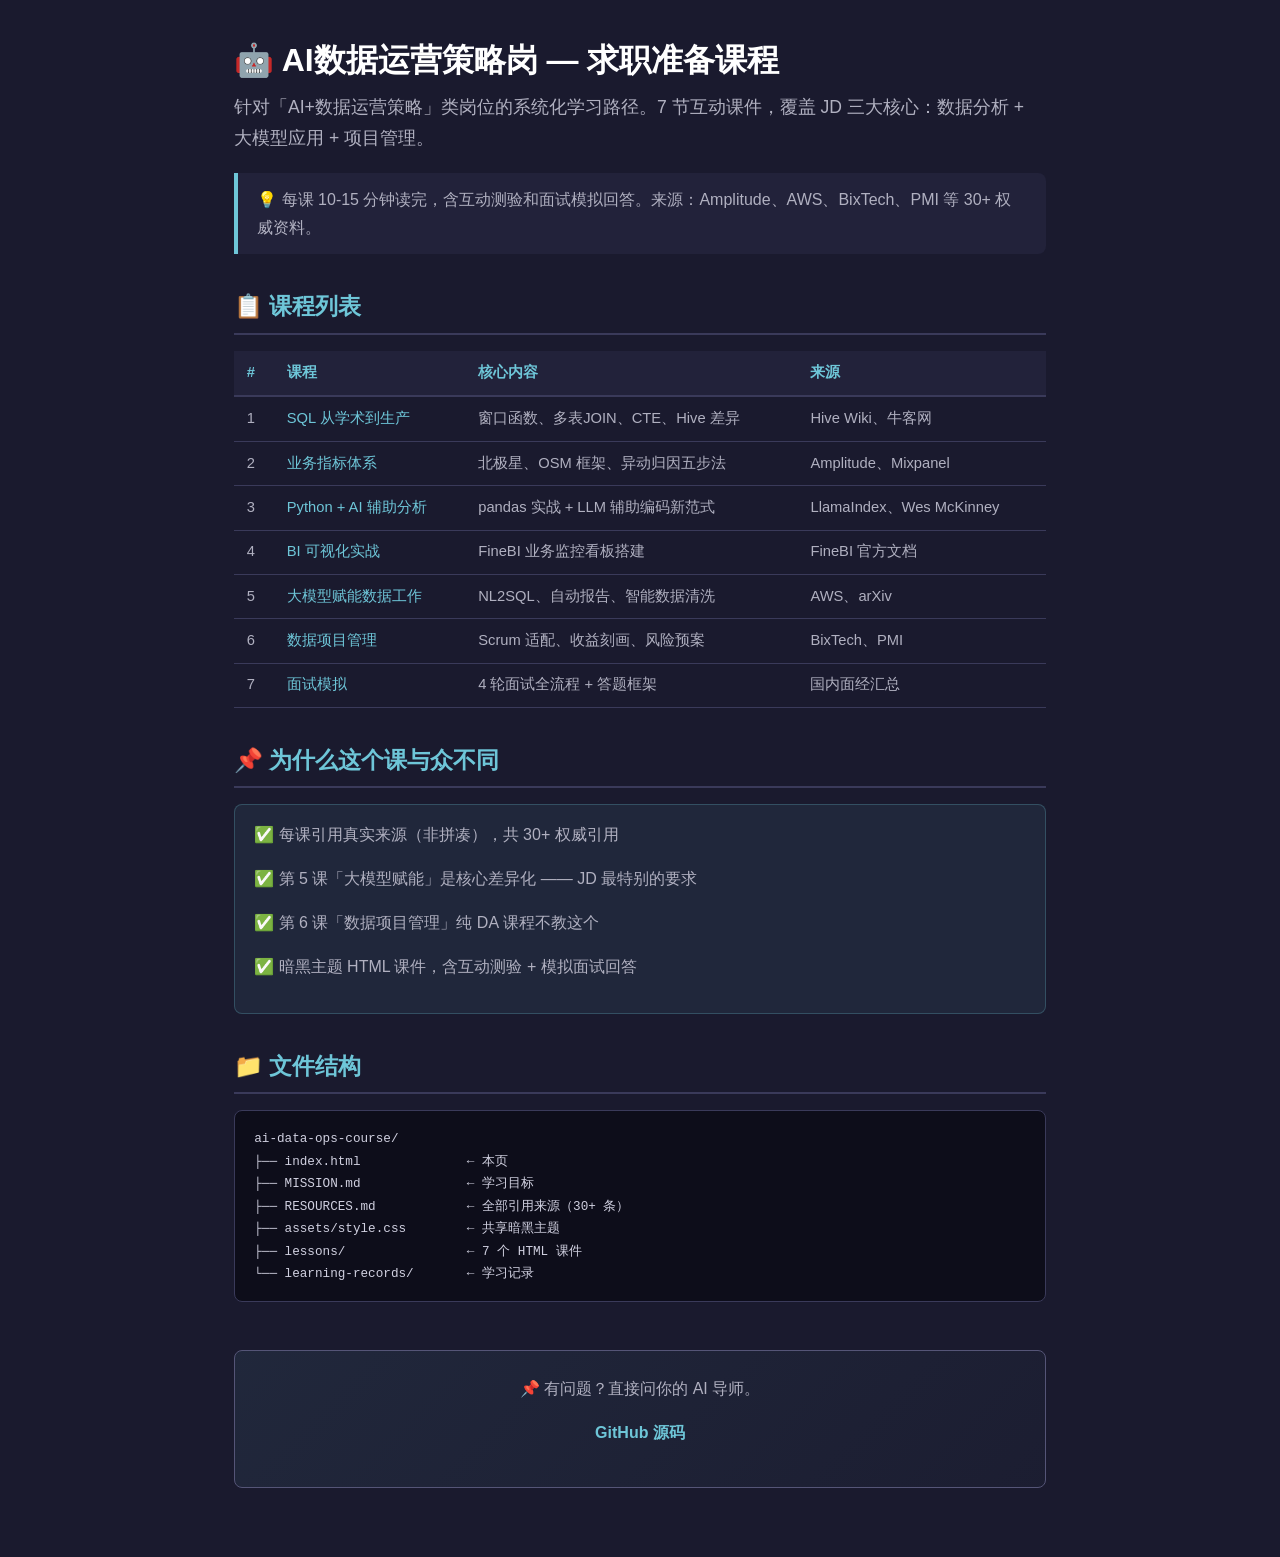
<file: index.html>
<!DOCTYPE html>
<html lang="zh-CN">
<head>
<meta charset="UTF-8">
<meta name="viewport" content="width=device-width, initial-scale=1.0">
<title>AI数据运营策略岗 — 7课求职准备课程</title>
<link rel="stylesheet" href="assets/style.css">
</head>
<body>

<h1>🤖 AI数据运营策略岗 — 求职准备课程</h1>
<p style="color:#b0b0c0;font-size:1.1rem;">针对「AI+数据运营策略」类岗位的系统化学习路径。7 节互动课件，覆盖 JD 三大核心：数据分析 + 大模型应用 + 项目管理。</p>

<blockquote>💡 每课 10-15 分钟读完，含互动测验和面试模拟回答。来源：Amplitude、AWS、BixTech、PMI 等 30+ 权威资料。</blockquote>

<h2>📋 课程列表</h2>

<table>
  <tr><th style="width:40px">#</th><th>课程</th><th>核心内容</th><th>来源</th></tr>
  <tr>
    <td>1</td>
    <td><a href="lessons/0001-sql-production.html">SQL 从学术到生产</a></td>
    <td>窗口函数、多表JOIN、CTE、Hive 差异</td>
    <td>Hive Wiki、牛客网</td>
  </tr>
  <tr>
    <td>2</td>
    <td><a href="lessons/0002-business-metrics.html">业务指标体系</a></td>
    <td>北极星、OSM 框架、异动归因五步法</td>
    <td>Amplitude、Mixpanel</td>
  </tr>
  <tr>
    <td>3</td>
    <td><a href="lessons/0003-python-ai-analysis.html">Python + AI 辅助分析</a></td>
    <td>pandas 实战 + LLM 辅助编码新范式</td>
    <td>LlamaIndex、Wes McKinney</td>
  </tr>
  <tr>
    <td>4</td>
    <td><a href="lessons/0004-bi-dashboard.html">BI 可视化实战</a></td>
    <td>FineBI 业务监控看板搭建</td>
    <td>FineBI 官方文档</td>
  </tr>
  <tr>
    <td>5</td>
    <td><a href="lessons/0005-llm-data-automation.html">大模型赋能数据工作</a></td>
    <td>NL2SQL、自动报告、智能数据清洗</td>
    <td>AWS、arXiv</td>
  </tr>
  <tr>
    <td>6</td>
    <td><a href="lessons/0006-data-project-management.html">数据项目管理</a></td>
    <td>Scrum 适配、收益刻画、风险预案</td>
    <td>BixTech、PMI</td>
  </tr>
  <tr>
    <td>7</td>
    <td><a href="lessons/0007-interview-simulation.html">面试模拟</a></td>
    <td>4 轮面试全流程 + 答题框架</td>
    <td>国内面经汇总</td>
  </tr>
</table>

<h2>📌 为什么这个课与众不同</h2>
<div class="highlight">
  <p>✅ 每课引用真实来源（非拼凑），共 30+ 权威引用</p>
  <p>✅ 第 5 课「大模型赋能」是核心差异化 —— JD 最特别的要求</p>
  <p>✅ 第 6 课「数据项目管理」纯 DA 课程不教这个</p>
  <p>✅ 暗黑主题 HTML 课件，含互动测验 + 模拟面试回答</p>
</div>

<h2>📁 文件结构</h2>
<pre><code>ai-data-ops-course/
├── index.html              ← 本页
├── MISSION.md              ← 学习目标
├── RESOURCES.md            ← 全部引用来源（30+ 条）
├── assets/style.css        ← 共享暗黑主题
├── lessons/                ← 7 个 HTML 课件
└── learning-records/       ← 学习记录</code></pre>

<div class="footer-cta">
  <p>📌 有问题？直接问你的 AI 导师。</p>
  <p style="margin-top:0.5rem;"><a href="https://github.com/Brian-Lin-C/ai-data-ops-course">GitHub 源码</a></p>
</div>

</body>
</html>
</file>
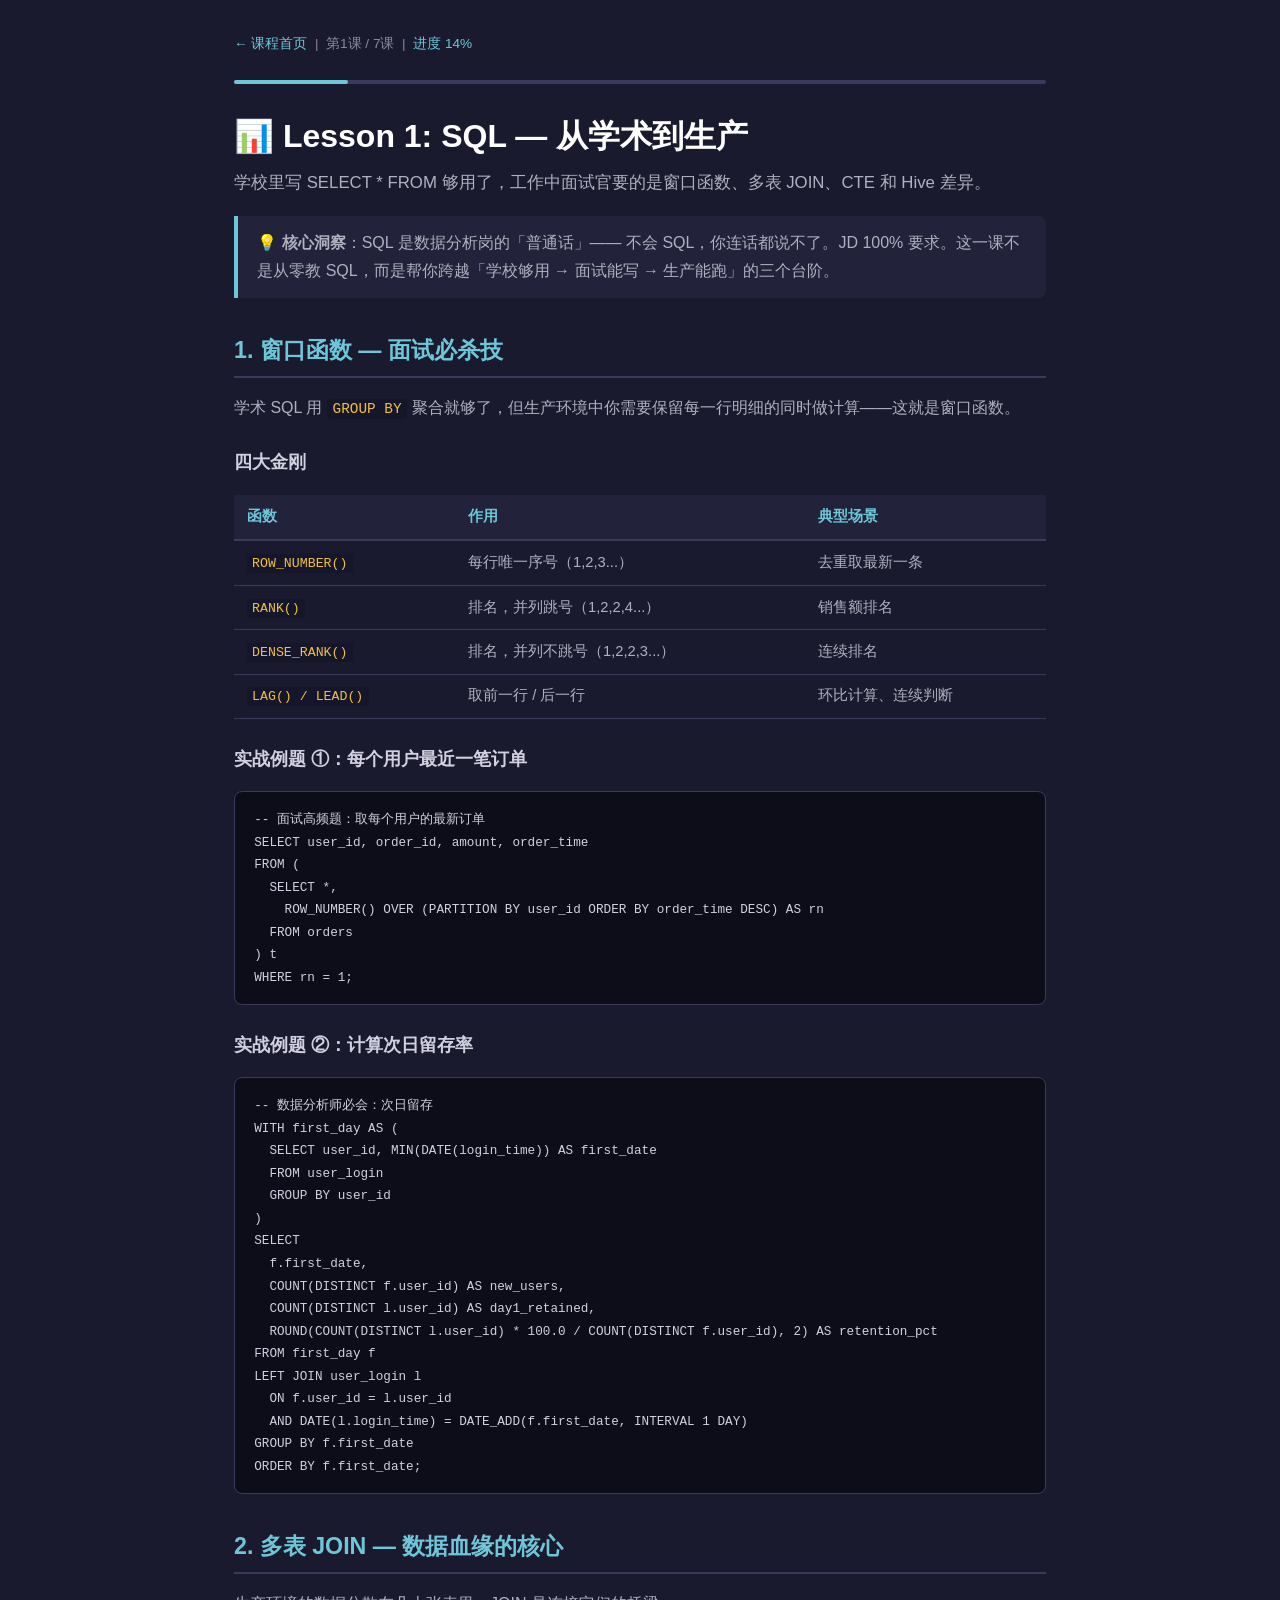
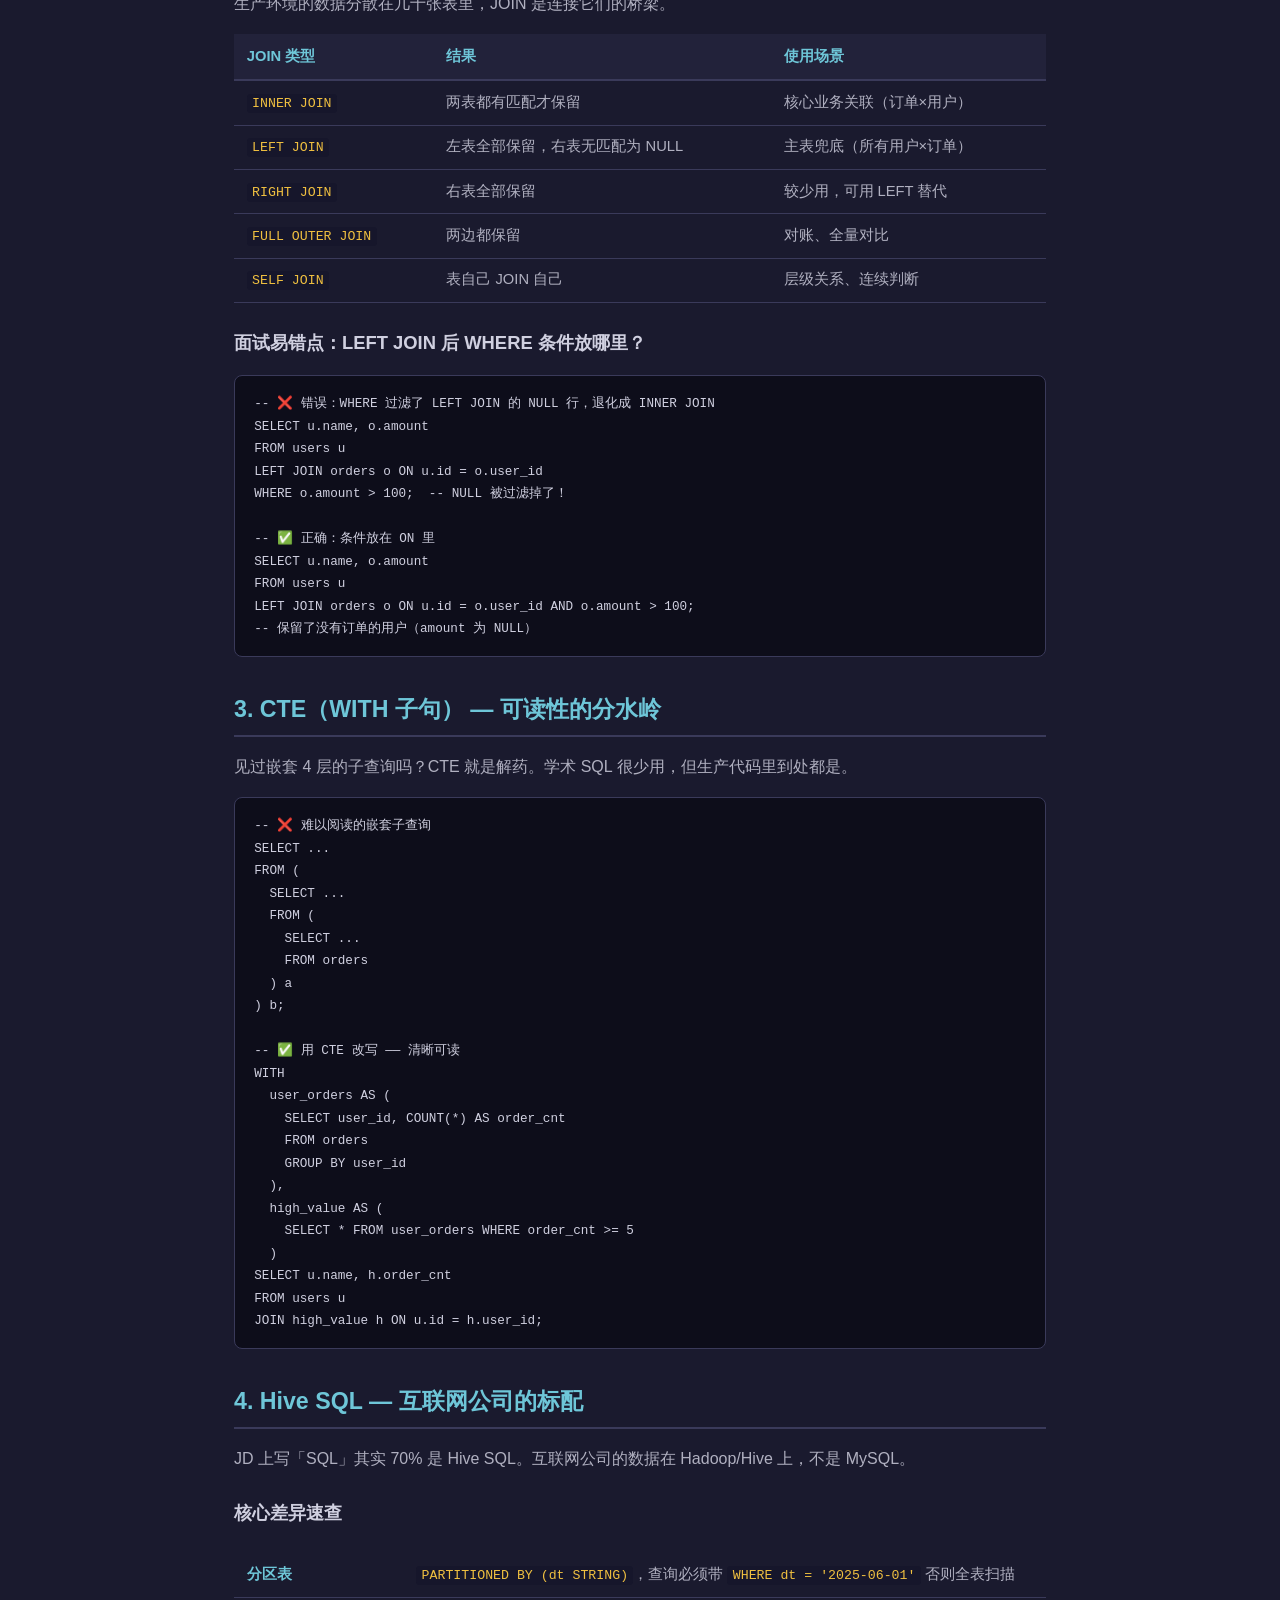
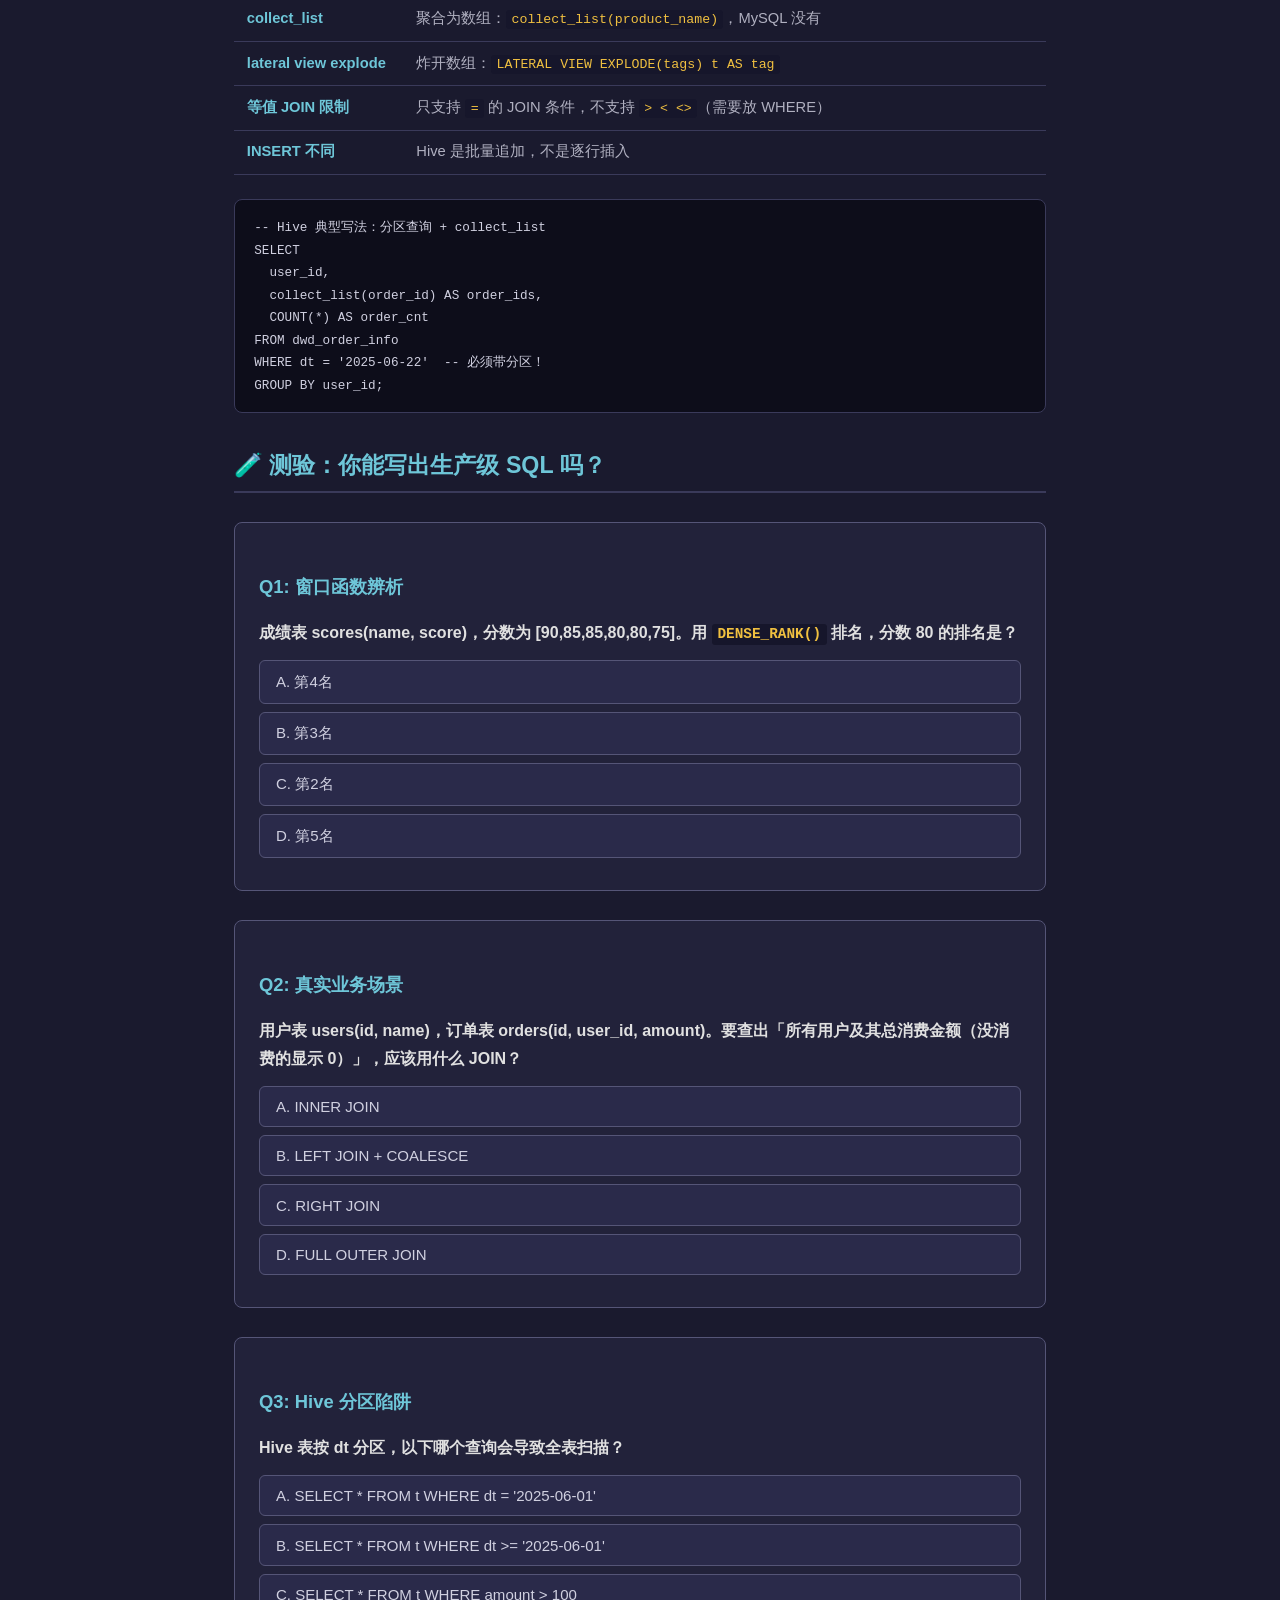
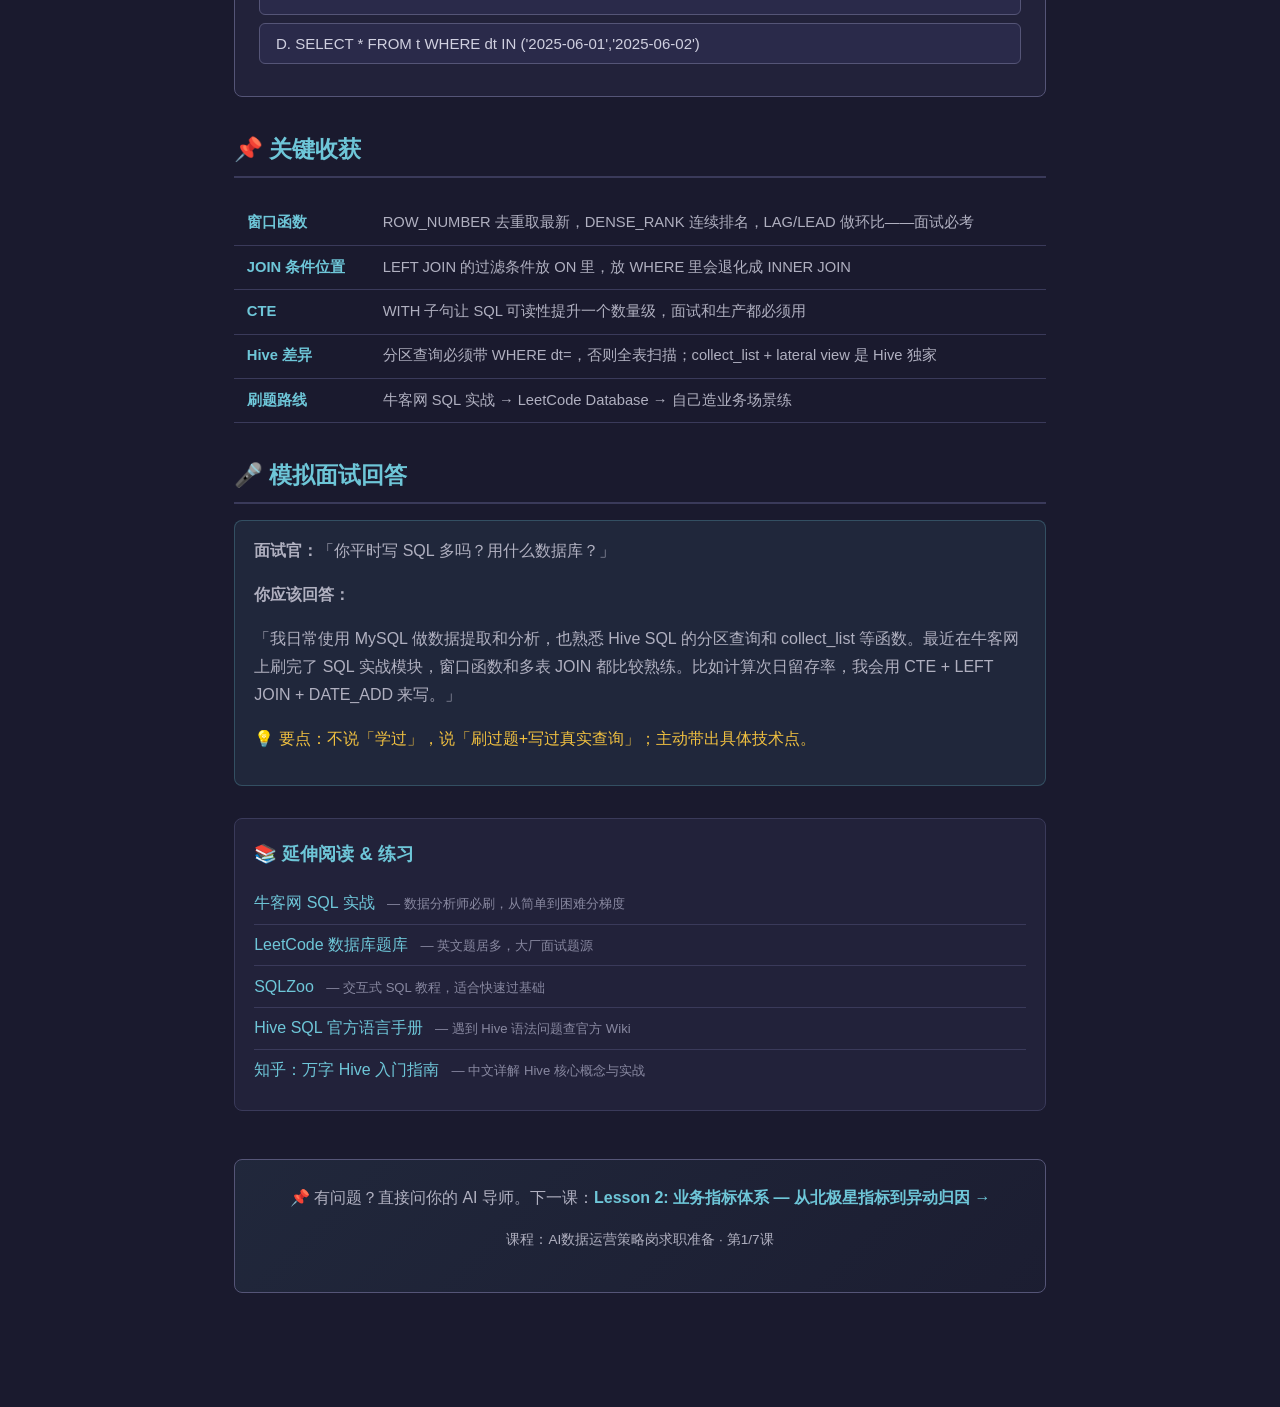
<file: lessons/0001-sql-production.html>
<!DOCTYPE html>
<html lang="zh-CN">
<head>
<meta charset="UTF-8">
<meta name="viewport" content="width=device-width, initial-scale=1.0">
<title>Lesson 1: SQL从学术到生产 — AI数据运营策略课</title>
<link rel="stylesheet" href="../assets/style.css">
</head>
<body>

<div class="nav">
  <a href="../README.md">← 课程首页</a> &nbsp;|&nbsp;
  第1课 / 7课 &nbsp;|&nbsp;
  <span style="color:#6ec6d8">进度 14%</span>
</div>
<div class="progress-bar"><div class="progress-fill" style="width:14%"></div></div>

<h1>📊 Lesson 1: SQL — 从学术到生产</h1>
<p style="color:#b0b0c0; font-size:1.05rem;">学校里写 SELECT * FROM 够用了，工作中面试官要的是窗口函数、多表 JOIN、CTE 和 Hive 差异。</p>

<blockquote>
  💡 <strong>核心洞察</strong>：SQL 是数据分析岗的「普通话」—— 不会 SQL，你连话都说不了。JD 100% 要求。这一课不是从零教 SQL，而是帮你跨越「学校够用 → 面试能写 → 生产能跑」的三个台阶。
</blockquote>

<!-- ============ SECTION 1: Window Functions ============ -->
<h2>1. 窗口函数 — 面试必杀技</h2>

<p>学术 SQL 用 <code>GROUP BY</code> 聚合就够了，但生产环境中你需要保留每一行明细的同时做计算——这就是窗口函数。</p>

<h3>四大金刚</h3>

<table>
  <tr><th>函数</th><th>作用</th><th>典型场景</th></tr>
  <tr><td><code>ROW_NUMBER()</code></td><td>每行唯一序号（1,2,3...）</td><td>去重取最新一条</td></tr>
  <tr><td><code>RANK()</code></td><td>排名，并列跳号（1,2,2,4...）</td><td>销售额排名</td></tr>
  <tr><td><code>DENSE_RANK()</code></td><td>排名，并列不跳号（1,2,2,3...）</td><td>连续排名</td></tr>
  <tr><td><code>LAG() / LEAD()</code></td><td>取前一行 / 后一行</td><td>环比计算、连续判断</td></tr>
</table>

<h3>实战例题 ①：每个用户最近一笔订单</h3>
<pre><code>-- 面试高频题：取每个用户的最新订单
SELECT user_id, order_id, amount, order_time
FROM (
  SELECT *,
    ROW_NUMBER() OVER (PARTITION BY user_id ORDER BY order_time DESC) AS rn
  FROM orders
) t
WHERE rn = 1;</code></pre>

<h3>实战例题 ②：计算次日留存率</h3>
<pre><code>-- 数据分析师必会：次日留存
WITH first_day AS (
  SELECT user_id, MIN(DATE(login_time)) AS first_date
  FROM user_login
  GROUP BY user_id
)
SELECT 
  f.first_date,
  COUNT(DISTINCT f.user_id) AS new_users,
  COUNT(DISTINCT l.user_id) AS day1_retained,
  ROUND(COUNT(DISTINCT l.user_id) * 100.0 / COUNT(DISTINCT f.user_id), 2) AS retention_pct
FROM first_day f
LEFT JOIN user_login l 
  ON f.user_id = l.user_id 
  AND DATE(l.login_time) = DATE_ADD(f.first_date, INTERVAL 1 DAY)
GROUP BY f.first_date
ORDER BY f.first_date;</code></pre>

<!-- ============ SECTION 2: JOINs ============ -->
<h2>2. 多表 JOIN — 数据血缘的核心</h2>

<p>生产环境的数据分散在几十张表里，JOIN 是连接它们的桥梁。</p>

<table>
  <tr><th>JOIN 类型</th><th>结果</th><th>使用场景</th></tr>
  <tr><td><code>INNER JOIN</code></td><td>两表都有匹配才保留</td><td>核心业务关联（订单×用户）</td></tr>
  <tr><td><code>LEFT JOIN</code></td><td>左表全部保留，右表无匹配为 NULL</td><td>主表兜底（所有用户×订单）</td></tr>
  <tr><td><code>RIGHT JOIN</code></td><td>右表全部保留</td><td>较少用，可用 LEFT 替代</td></tr>
  <tr><td><code>FULL OUTER JOIN</code></td><td>两边都保留</td><td>对账、全量对比</td></tr>
  <tr><td><code>SELF JOIN</code></td><td>表自己 JOIN 自己</td><td>层级关系、连续判断</td></tr>
</table>

<h3>面试易错点：LEFT JOIN 后 WHERE 条件放哪里？</h3>
<pre><code>-- ❌ 错误：WHERE 过滤了 LEFT JOIN 的 NULL 行，退化成 INNER JOIN
SELECT u.name, o.amount
FROM users u
LEFT JOIN orders o ON u.id = o.user_id
WHERE o.amount > 100;  -- NULL 被过滤掉了！

-- ✅ 正确：条件放在 ON 里
SELECT u.name, o.amount
FROM users u
LEFT JOIN orders o ON u.id = o.user_id AND o.amount > 100;
-- 保留了没有订单的用户（amount 为 NULL）</code></pre>

<!-- ============ SECTION 3: CTE ============ -->
<h2>3. CTE（WITH 子句） — 可读性的分水岭</h2>

<p>见过嵌套 4 层的子查询吗？CTE 就是解药。学术 SQL 很少用，但生产代码里到处都是。</p>

<pre><code>-- ❌ 难以阅读的嵌套子查询
SELECT ...
FROM (
  SELECT ...
  FROM (
    SELECT ...
    FROM orders
  ) a
) b;

-- ✅ 用 CTE 改写 —— 清晰可读
WITH 
  user_orders AS (
    SELECT user_id, COUNT(*) AS order_cnt
    FROM orders
    GROUP BY user_id
  ),
  high_value AS (
    SELECT * FROM user_orders WHERE order_cnt >= 5
  )
SELECT u.name, h.order_cnt
FROM users u
JOIN high_value h ON u.id = h.user_id;</code></pre>

<!-- ============ SECTION 4: Hive SQL ============ -->
<h2>4. Hive SQL — 互联网公司的标配</h2>

<p>JD 上写「SQL」其实 70% 是 Hive SQL。互联网公司的数据在 Hadoop/Hive 上，不是 MySQL。</p>

<h3>核心差异速查</h3>

<table class="takeaways">
  <tr><td>分区表</td><td><code>PARTITIONED BY (dt STRING)</code>，查询必须带 <code>WHERE dt = '2025-06-01'</code> 否则全表扫描</td></tr>
  <tr><td>collect_list</td><td>聚合为数组：<code>collect_list(product_name)</code>，MySQL 没有</td></tr>
  <tr><td>lateral view explode</td><td>炸开数组：<code>LATERAL VIEW EXPLODE(tags) t AS tag</code></td></tr>
  <tr><td>等值 JOIN 限制</td><td>只支持 <code>=</code> 的 JOIN 条件，不支持 <code>&gt; &lt; &lt;&gt;</code>（需要放 WHERE）</td></tr>
  <tr><td>INSERT 不同</td><td>Hive 是批量追加，不是逐行插入</td></tr>
</table>

<pre><code>-- Hive 典型写法：分区查询 + collect_list
SELECT 
  user_id,
  collect_list(order_id) AS order_ids,
  COUNT(*) AS order_cnt
FROM dwd_order_info
WHERE dt = '2025-06-22'  -- 必须带分区！
GROUP BY user_id;</code></pre>

<!-- ============ QUIZ ============ -->
<h2>🧪 测验：你能写出生产级 SQL 吗？</h2>

<div class="quiz" id="q1">
  <h3>Q1: 窗口函数辨析</h3>
  <p class="question">成绩表 scores(name, score)，分数为 [90,85,85,80,80,75]。用 <code>DENSE_RANK()</code> 排名，分数 80 的排名是？</p>
  <div class="quiz-options">
    <button class="quiz-option" onclick="checkQ1(this, 'A')">A. 第4名</button>
    <button class="quiz-option" onclick="checkQ1(this, 'B')">B. 第3名</button>
    <button class="quiz-option" onclick="checkQ1(this, 'C')">C. 第2名</button>
    <button class="quiz-option" onclick="checkQ1(this, 'D')">D. 第5名</button>
  </div>
  <div class="quiz-feedback" id="q1-feedback"></div>
</div>

<div class="quiz" id="q2">
  <h3>Q2: 真实业务场景</h3>
  <p class="question">用户表 users(id, name)，订单表 orders(id, user_id, amount)。要查出「所有用户及其总消费金额（没消费的显示 0）」，应该用什么 JOIN？</p>
  <div class="quiz-options">
    <button class="quiz-option" onclick="checkQ2(this, 'A')">A. INNER JOIN</button>
    <button class="quiz-option" onclick="checkQ2(this, 'B')">B. LEFT JOIN + COALESCE</button>
    <button class="quiz-option" onclick="checkQ2(this, 'C')">C. RIGHT JOIN</button>
    <button class="quiz-option" onclick="checkQ2(this, 'D')">D. FULL OUTER JOIN</button>
  </div>
  <div class="quiz-feedback" id="q2-feedback"></div>
</div>

<div class="quiz" id="q3">
  <h3>Q3: Hive 分区陷阱</h3>
  <p class="question">Hive 表按 dt 分区，以下哪个查询会导致全表扫描？</p>
  <div class="quiz-options">
    <button class="quiz-option" onclick="checkQ3(this, 'A')">A. SELECT * FROM t WHERE dt = '2025-06-01'</button>
    <button class="quiz-option" onclick="checkQ3(this, 'B')">B. SELECT * FROM t WHERE dt >= '2025-06-01'</button>
    <button class="quiz-option" onclick="checkQ3(this, 'C')">C. SELECT * FROM t WHERE amount > 100</button>
    <button class="quiz-option" onclick="checkQ3(this, 'D')">D. SELECT * FROM t WHERE dt IN ('2025-06-01','2025-06-02')</button>
  </div>
  <div class="quiz-feedback" id="q3-feedback"></div>
</div>

<!-- ============ TAKEAWAYS ============ -->
<h2>📌 关键收获</h2>

<table class="takeaways">
  <tr><td>窗口函数</td><td>ROW_NUMBER 去重取最新，DENSE_RANK 连续排名，LAG/LEAD 做环比——面试必考</td></tr>
  <tr><td>JOIN 条件位置</td><td>LEFT JOIN 的过滤条件放 ON 里，放 WHERE 里会退化成 INNER JOIN</td></tr>
  <tr><td>CTE</td><td>WITH 子句让 SQL 可读性提升一个数量级，面试和生产都必须用</td></tr>
  <tr><td>Hive 差异</td><td>分区查询必须带 WHERE dt=，否则全表扫描；collect_list + lateral view 是 Hive 独家</td></tr>
  <tr><td>刷题路线</td><td>牛客网 SQL 实战 → LeetCode Database → 自己造业务场景练</td></tr>
</table>

<!-- ============ INTERVIEW SIM ============ -->
<h2>🎤 模拟面试回答</h2>

<div class="highlight">
  <p><strong>面试官：</strong>「你平时写 SQL 多吗？用什么数据库？」</p>
  <p style="margin-top:0.8rem;"><strong>你应该回答：</strong></p>
  <p>「我日常使用 MySQL 做数据提取和分析，也熟悉 Hive SQL 的分区查询和 collect_list 等函数。最近在牛客网上刷完了 SQL 实战模块，窗口函数和多表 JOIN 都比较熟练。比如计算次日留存率，我会用 CTE + LEFT JOIN + DATE_ADD 来写。」</p>
  <p style="color:#f0c040; margin-top:0.8rem;">💡 要点：不说「学过」，说「刷过题+写过真实查询」；主动带出具体技术点。</p>
</div>

<!-- ============ EXTENSION READING ============ -->
<div class="ext-reading">
  <h3>📚 延伸阅读 & 练习</h3>
  <ul>
    <li>
      <a href="https://www.nowcoder.com/exam/oj?tab=SQL%E7%AF%87" target="_blank" rel="noopener">牛客网 SQL 实战</a>
      <span class="source-note">— 数据分析师必刷，从简单到困难分梯度</span>
    </li>
    <li>
      <a href="https://leetcode.cn/problemset/database/" target="_blank" rel="noopener">LeetCode 数据库题库</a>
      <span class="source-note">— 英文题居多，大厂面试题源</span>
    </li>
    <li>
      <a href="https://sqlzoo.net/" target="_blank" rel="noopener">SQLZoo</a>
      <span class="source-note">— 交互式 SQL 教程，适合快速过基础</span>
    </li>
    <li>
      <a href="https://cwiki.apache.org/confluence/display/Hive/LanguageManual" target="_blank" rel="noopener">Hive SQL 官方语言手册</a>
      <span class="source-note">— 遇到 Hive 语法问题查官方 Wiki</span>
    </li>
    <li>
      <a href="https://zhuanlan.zhihu.com/p/356790801" target="_blank" rel="noopener">知乎：万字 Hive 入门指南</a>
      <span class="source-note">— 中文详解 Hive 核心概念与实战</span>
    </li>
  </ul>
</div>

<!-- ============ FOOTER ============ -->
<div class="footer-cta">
  <p>📌 有问题？直接问你的 AI 导师。下一课：<a href="0002-business-metrics.html">Lesson 2: 业务指标体系 — 从北极星指标到异动归因 →</a></p>
  <p style="font-size:0.85rem; margin-top:0.5rem;">课程：AI数据运营策略岗求职准备 · 第1/7课</p>
</div>

<!-- ============ QUIZ SCRIPTS ============ -->
<script>
function checkQ1(btn, answer) {
  var fb = document.getElementById('q1-feedback');
  var all = document.querySelectorAll('#q1 .quiz-option');
  all.forEach(function(o){ o.classList.remove('selected-correct','selected-wrong'); });
  
  if (answer === 'B') {
    btn.classList.add('selected-correct');
    fb.className = 'quiz-feedback correct show';
    fb.innerHTML = '✅ <strong>正确！第3名。</strong> 排名序列：90→第1，85(并列)→第2，80(并列)→第3，75→第4。DENSE_RANK() 并列不跳号，所以两个80都是第3名。如果是 RANK()，两个85是第2名，两个80是第4名（跳号了）。';
  } else {
    btn.classList.add('selected-wrong');
    fb.className = 'quiz-feedback wrong show';
    fb.innerHTML = '❌ 不对。用 DENSE_RANK()：90→1, 85(两人并列)→2, <strong>80(两人并列)→3</strong>, 75→4。关键字「并列不跳号」——两个85是第2，紧接着两个80就是第3，不会跳过。';
  }
}

function checkQ2(btn, answer) {
  var fb = document.getElementById('q2-feedback');
  var all = document.querySelectorAll('#q2 .quiz-option');
  all.forEach(function(o){ o.classList.remove('selected-correct','selected-wrong'); });
  
  if (answer === 'B') {
    btn.classList.add('selected-correct');
    fb.className = 'quiz-feedback correct show';
    fb.innerHTML = '✅ <strong>正确！LEFT JOIN + COALESCE(SUM(amount), 0)</strong>。users LEFT JOIN orders 保留所有用户，没消费的用户 orders 匹配为 NULL，用 COALESCE 把 NULL 转为 0。这是数据分析师最常用的模式。';
  } else {
    btn.classList.add('selected-wrong');
    fb.className = 'quiz-feedback wrong show';
    var hints = {
      'A': '❌ INNER JOIN 会丢掉没有订单的用户——只返回有消费记录的人。',
      'C': '❌ RIGHT JOIN 保留所有订单但可能丢掉没有订单的用户（取决于哪张表在右）。',
      'D': '❌ FULL OUTER JOIN 保留两边，但这里我们只需要「所有用户」——LEFT JOIN 就够了。'
    };
    fb.innerHTML = hints[answer];
  }
}

function checkQ3(btn, answer) {
  var fb = document.getElementById('q3-feedback');
  var all = document.querySelectorAll('#q3 .quiz-option');
  all.forEach(function(o){ o.classList.remove('selected-correct','selected-wrong'); });
  
  if (answer === 'C') {
    btn.classList.add('selected-correct');
    fb.className = 'quiz-feedback correct show';
    fb.innerHTML = '✅ <strong>正确！WHERE amount > 100</strong> 没有用到分区字段 dt，Hive 无法做分区裁剪，只能扫描所有分区的全部数据。在生产环境这是大忌——大表全表扫描可能跑几小时。';
  } else {
    btn.classList.add('selected-wrong');
    fb.className = 'quiz-feedback wrong show';
    fb.innerHTML = '❌ 不对。选项 A、B、D 都带 dt 条件，Hive 可以做 <strong>分区裁剪</strong>，只扫描匹配的分区目录。只有 C 没有任何分区过滤条件，触发了 <strong>全表扫描</strong>。面试官看到你写不带分区的 Hive 查询会直接扣分。';
  }
}
</script>

</body>
</html>
</file>
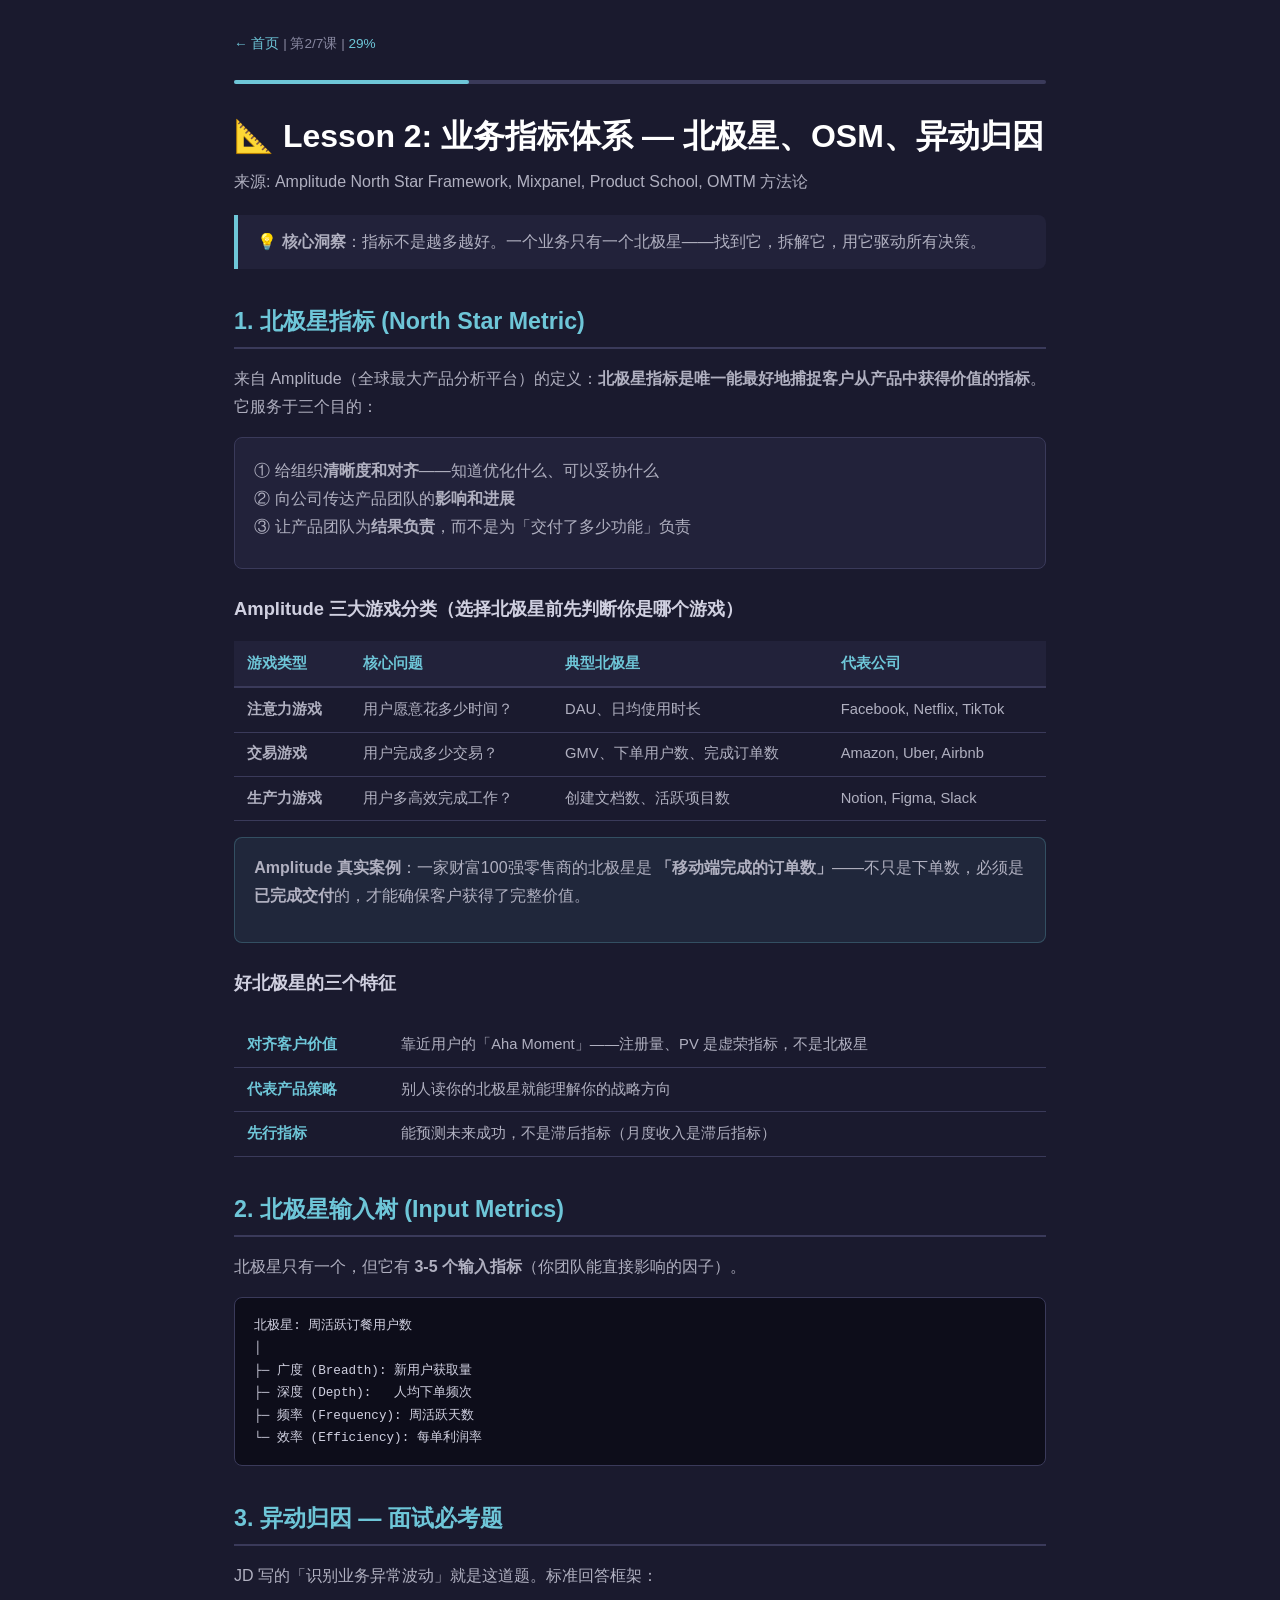
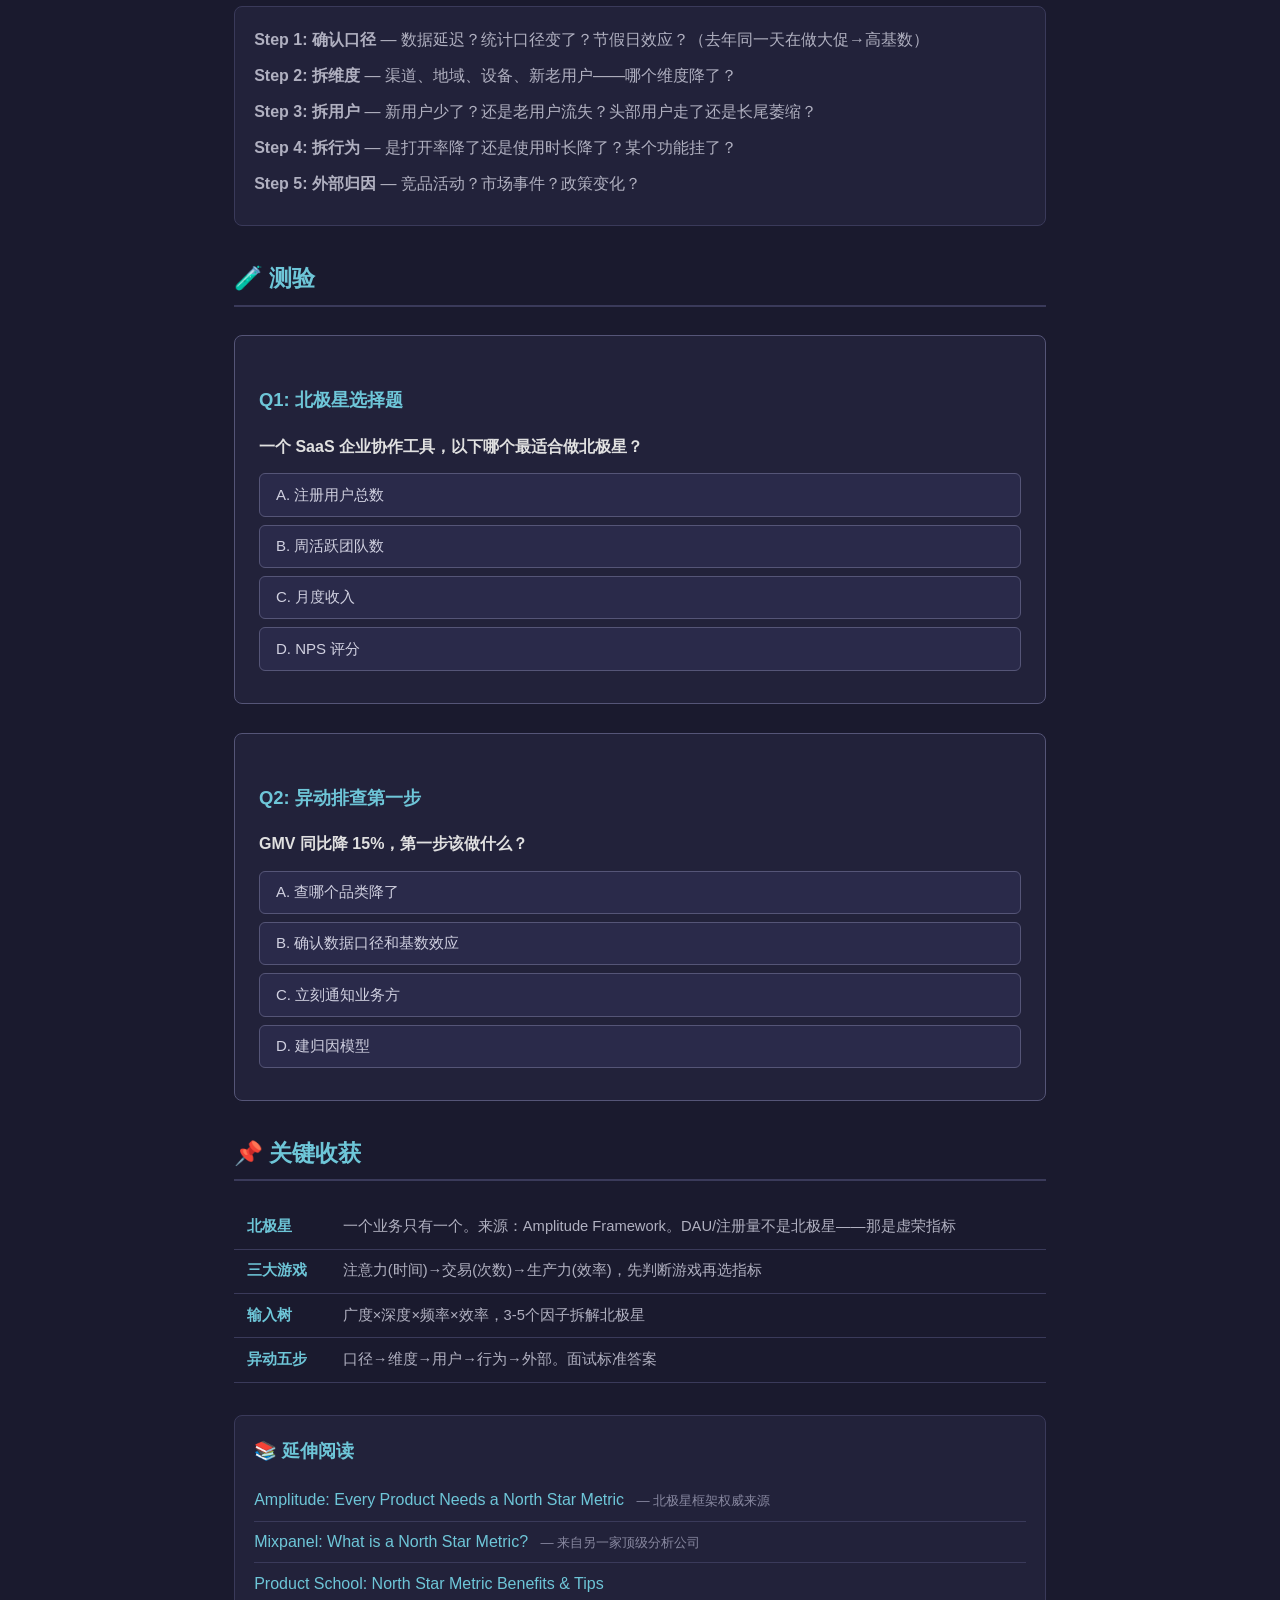
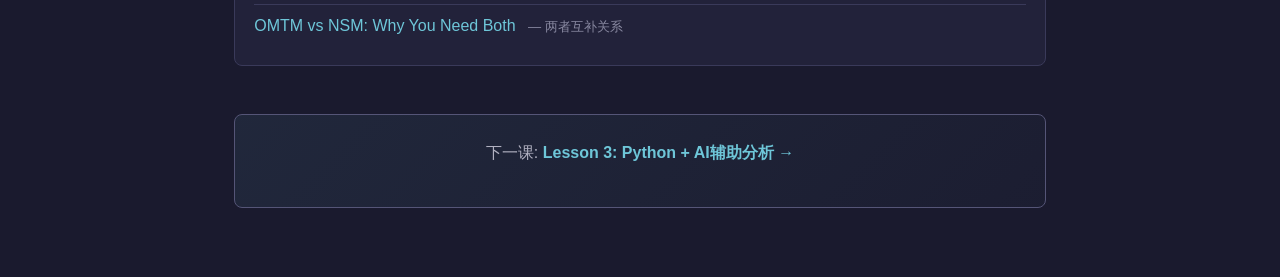
<file: lessons/0002-business-metrics.html>
<!DOCTYPE html>
<html lang="zh-CN">
<head>
<meta charset="UTF-8">
<meta name="viewport" content="width=device-width, initial-scale=1.0">
<title>Lesson 2: 业务指标体系 — AI数据运营策略课</title>
<link rel="stylesheet" href="../assets/style.css">
</head>
<body>
<div class="nav"><a href="../README.md">← 首页</a> | 第2/7课 | <span style="color:#6ec6d8">29%</span></div>
<div class="progress-bar"><div class="progress-fill" style="width:29%"></div></div>

<h1>📐 Lesson 2: 业务指标体系 — 北极星、OSM、异动归因</h1>
<p style="color:#b0b0c0">来源: Amplitude North Star Framework, Mixpanel, Product School, OMTM 方法论</p>

<blockquote>💡 <strong>核心洞察</strong>：指标不是越多越好。一个业务只有一个北极星——找到它，拆解它，用它驱动所有决策。</blockquote>

<h2>1. 北极星指标 (North Star Metric)</h2>
<p>来自 Amplitude（全球最大产品分析平台）的定义：<strong>北极星指标是唯一能最好地捕捉客户从产品中获得价值的指标</strong>。它服务于三个目的：</p>
<div class="card"><p>① 给组织<strong>清晰度和对齐</strong>——知道优化什么、可以妥协什么<br>② 向公司传达产品团队的<strong>影响和进展</strong><br>③ 让产品团队为<strong>结果负责</strong>，而不是为「交付了多少功能」负责</p></div>

<h3>Amplitude 三大游戏分类（选择北极星前先判断你是哪个游戏）</h3>
<table>
  <tr><th>游戏类型</th><th>核心问题</th><th>典型北极星</th><th>代表公司</th></tr>
  <tr><td><strong>注意力游戏</strong></td><td>用户愿意花多少时间？</td><td>DAU、日均使用时长</td><td>Facebook, Netflix, TikTok</td></tr>
  <tr><td><strong>交易游戏</strong></td><td>用户完成多少交易？</td><td>GMV、下单用户数、完成订单数</td><td>Amazon, Uber, Airbnb</td></tr>
  <tr><td><strong>生产力游戏</strong></td><td>用户多高效完成工作？</td><td>创建文档数、活跃项目数</td><td>Notion, Figma, Slack</td></tr>
</table>

<div class="highlight"><p><strong>Amplitude 真实案例</strong>：一家财富100强零售商的北极星是 <strong>「移动端完成的订单数」</strong>——不只是下单数，必须是<strong>已完成交付</strong>的，才能确保客户获得了完整价值。</p></div>

<h3>好北极星的三个特征</h3>
<table class="takeaways">
  <tr><td>对齐客户价值</td><td>靠近用户的「Aha Moment」——注册量、PV 是虚荣指标，不是北极星</td></tr>
  <tr><td>代表产品策略</td><td>别人读你的北极星就能理解你的战略方向</td></tr>
  <tr><td>先行指标</td><td>能预测未来成功，不是滞后指标（月度收入是滞后指标）</td></tr>
</table>

<h2>2. 北极星输入树 (Input Metrics)</h2>
<p>北极星只有一个，但它有 <strong>3-5 个输入指标</strong>（你团队能直接影响的因子）。</p>
<pre><code>北极星: 周活跃订餐用户数
│
├─ 广度 (Breadth): 新用户获取量
├─ 深度 (Depth):   人均下单频次
├─ 频率 (Frequency): 周活跃天数
└─ 效率 (Efficiency): 每单利润率</code></pre>

<h2>3. 异动归因 — 面试必考题</h2>
<p>JD 写的「识别业务异常波动」就是这道题。标准回答框架：</p>
<div class="card">
  <p><strong>Step 1: 确认口径</strong> — 数据延迟？统计口径变了？节假日效应？（去年同一天在做大促→高基数）</p>
  <p><strong>Step 2: 拆维度</strong> — 渠道、地域、设备、新老用户——哪个维度降了？</p>
  <p><strong>Step 3: 拆用户</strong> — 新用户少了？还是老用户流失？头部用户走了还是长尾萎缩？</p>
  <p><strong>Step 4: 拆行为</strong> — 是打开率降了还是使用时长降了？某个功能挂了？</p>
  <p><strong>Step 5: 外部归因</strong> — 竞品活动？市场事件？政策变化？</p>
</div>

<h2>🧪 测验</h2>
<div class="quiz" id="q1"><h3>Q1: 北极星选择题</h3><p class="question">一个 SaaS 企业协作工具，以下哪个最适合做北极星？</p>
<div class="quiz-options">
<button class="quiz-option" onclick="cq('q1',this,'A')">A. 注册用户总数</button>
<button class="quiz-option" onclick="cq('q1',this,'B')">B. 周活跃团队数</button>
<button class="quiz-option" onclick="cq('q1',this,'C')">C. 月度收入</button>
<button class="quiz-option" onclick="cq('q1',this,'D')">D. NPS 评分</button></div>
<div class="quiz-feedback" id="q1-fb"></div></div>

<div class="quiz" id="q2"><h3>Q2: 异动排查第一步</h3><p class="question">GMV 同比降 15%，第一步该做什么？</p>
<div class="quiz-options">
<button class="quiz-option" onclick="cq('q2',this,'A')">A. 查哪个品类降了</button>
<button class="quiz-option" onclick="cq('q2',this,'B')">B. 确认数据口径和基数效应</button>
<button class="quiz-option" onclick="cq('q2',this,'C')">C. 立刻通知业务方</button>
<button class="quiz-option" onclick="cq('q2',this,'D')">D. 建归因模型</button></div>
<div class="quiz-feedback" id="q2-fb"></div></div>

<h2>📌 关键收获</h2>
<table class="takeaways">
<tr><td>北极星</td><td>一个业务只有一个。来源：Amplitude Framework。DAU/注册量不是北极星——那是虚荣指标</td></tr>
<tr><td>三大游戏</td><td>注意力(时间)→交易(次数)→生产力(效率)，先判断游戏再选指标</td></tr>
<tr><td>输入树</td><td>广度×深度×频率×效率，3-5个因子拆解北极星</td></tr>
<tr><td>异动五步</td><td>口径→维度→用户→行为→外部。面试标准答案</td></tr>
</table>

<div class="ext-reading"><h3>📚 延伸阅读</h3><ul>
<li><a href="https://amplitude.com/blog/product-north-star-metric" target="_blank">Amplitude: Every Product Needs a North Star Metric</a> <span class="source-note">— 北极星框架权威来源</span></li>
<li><a href="https://mixpanel.com/blog/north-star-metric/" target="_blank">Mixpanel: What is a North Star Metric?</a> <span class="source-note">— 来自另一家顶级分析公司</span></li>
<li><a href="https://productschool.com/blog/analytics/north-star-metric" target="_blank">Product School: North Star Metric Benefits & Tips</a></li>
<li><a href="https://www.focusedchaos.co/p/north-star-metric-one-metric-that-matters" target="_blank">OMTM vs NSM: Why You Need Both</a> <span class="source-note">— 两者互补关系</span></li>
</ul></div>

<div class="footer-cta"><p>下一课: <a href="0003-python-ai-analysis.html">Lesson 3: Python + AI辅助分析 →</a></p></div>

<script>
function cq(id,btn,a){
  var fb=document.getElementById(id+'-fb');
  document.querySelectorAll('#'+id+' .quiz-option').forEach(o=>o.classList.remove('selected-correct','selected-wrong'));
  if(id==='q1'){
    if(a==='B'){btn.classList.add('selected-correct');fb.className='quiz-feedback correct show';fb.innerHTML='✅ <strong>正确！周活跃团队数。</strong> 注册量可刷，收入是滞后指标，NPS 是间接指标。协作工具的核心价值是「团队用它协作」——活跃团队数才是真正的价值信号。来源：Amplitude 强调北极星必须是先行指标且反映客户价值。';}
    else{btn.classList.add('selected-wrong');fb.className='quiz-feedback wrong show';fb.innerHTML={A:'❌ 注册总数是虚荣指标，不反映活跃使用。',C:'❌ 收入是滞后指标，不给你前瞻信号。',D:'❌ NPS 波动大且反馈周期长，不适合做日常北极星。'}[a];}
  }else{
    if(a==='B'){btn.classList.add('selected-correct');fb.className='quiz-feedback correct show';fb.innerHTML='✅ <strong>正确！先确认数据口径。</strong> 去年同一天可能在搞大促（高基数效应），同比降 15% 其实正常。也可能是 ETL 数据管道延迟。不确认口径就分析=白费功夫。';}
    else{btn.classList.add('selected-wrong');fb.className='quiz-feedback wrong show';fb.innerHTML={A:'❌ 没确认口径就拆维度可能得出错误结论。',C:'❌ 没搞清楚原因就通知=散布恐慌。',D:'❌ 模型是最后手段，先做基础排查。'}[a];}
  }
}
</script>
</body>
</html>
</file>
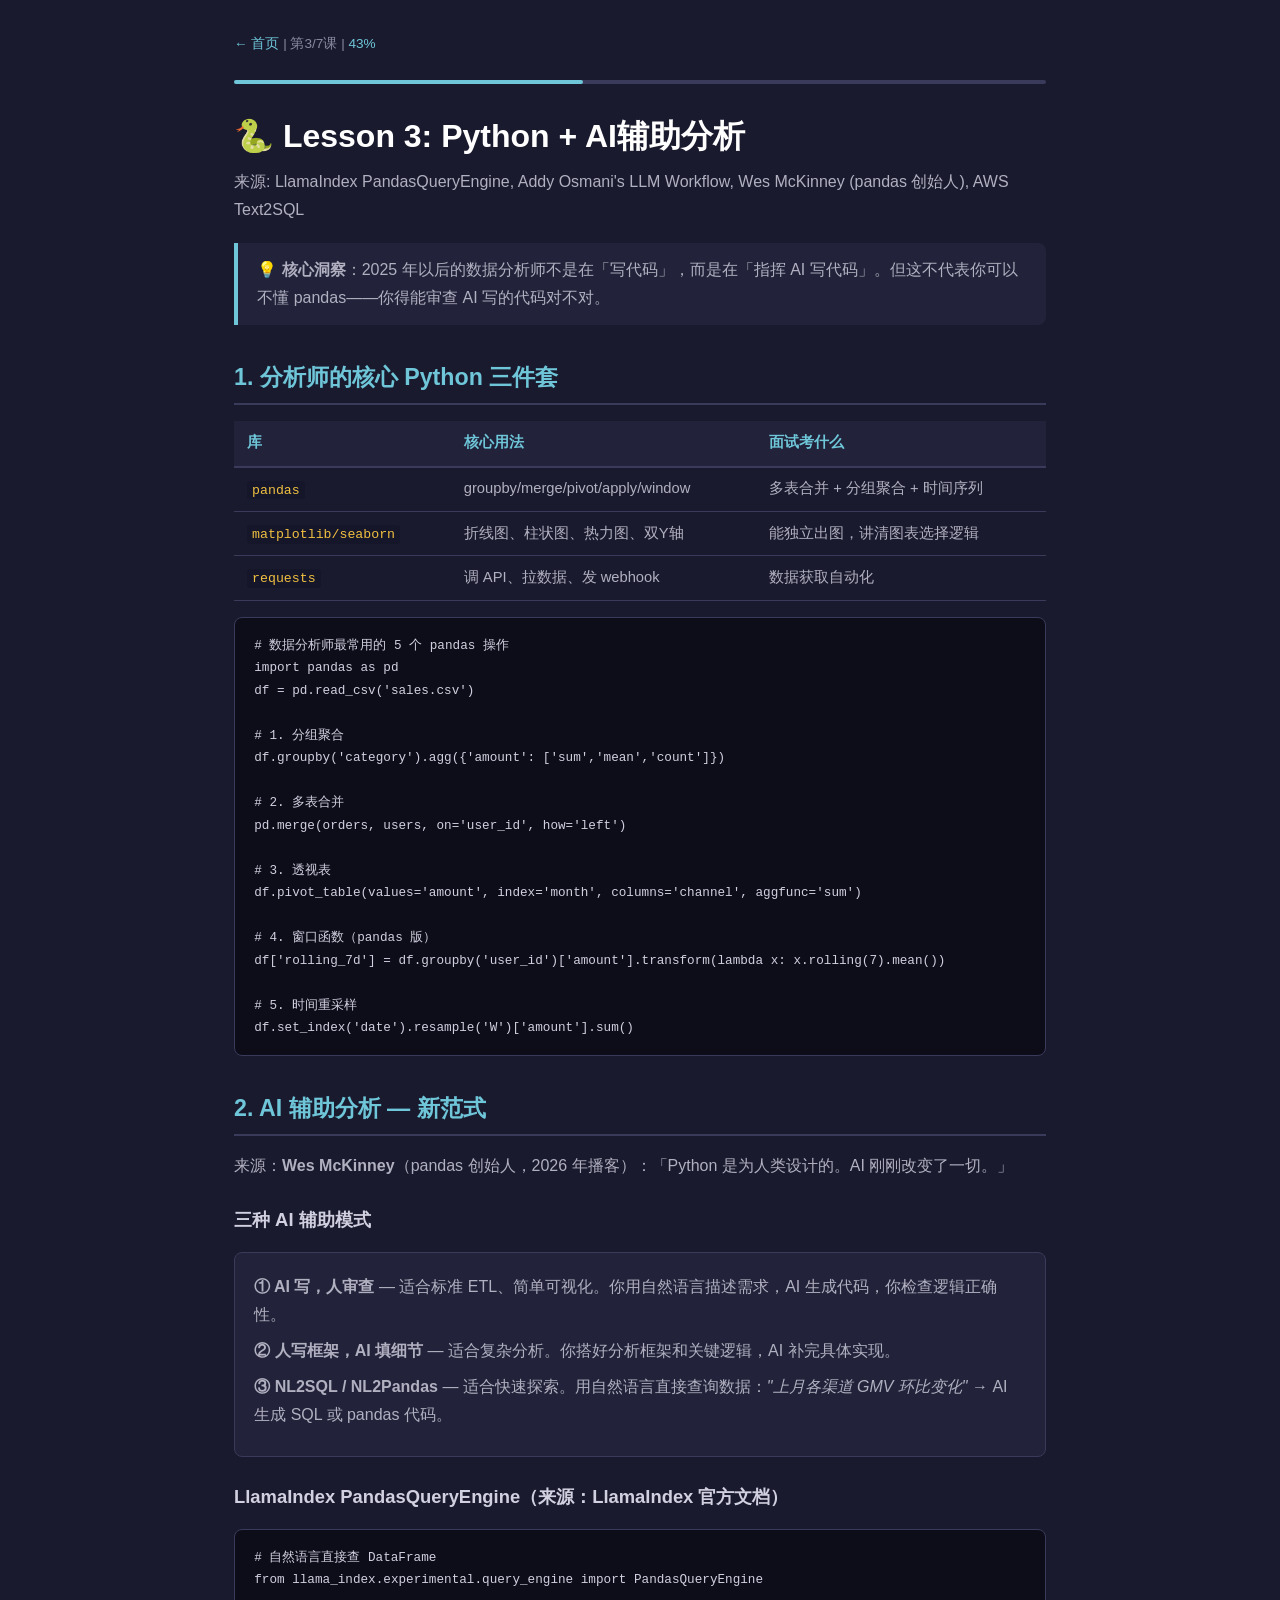
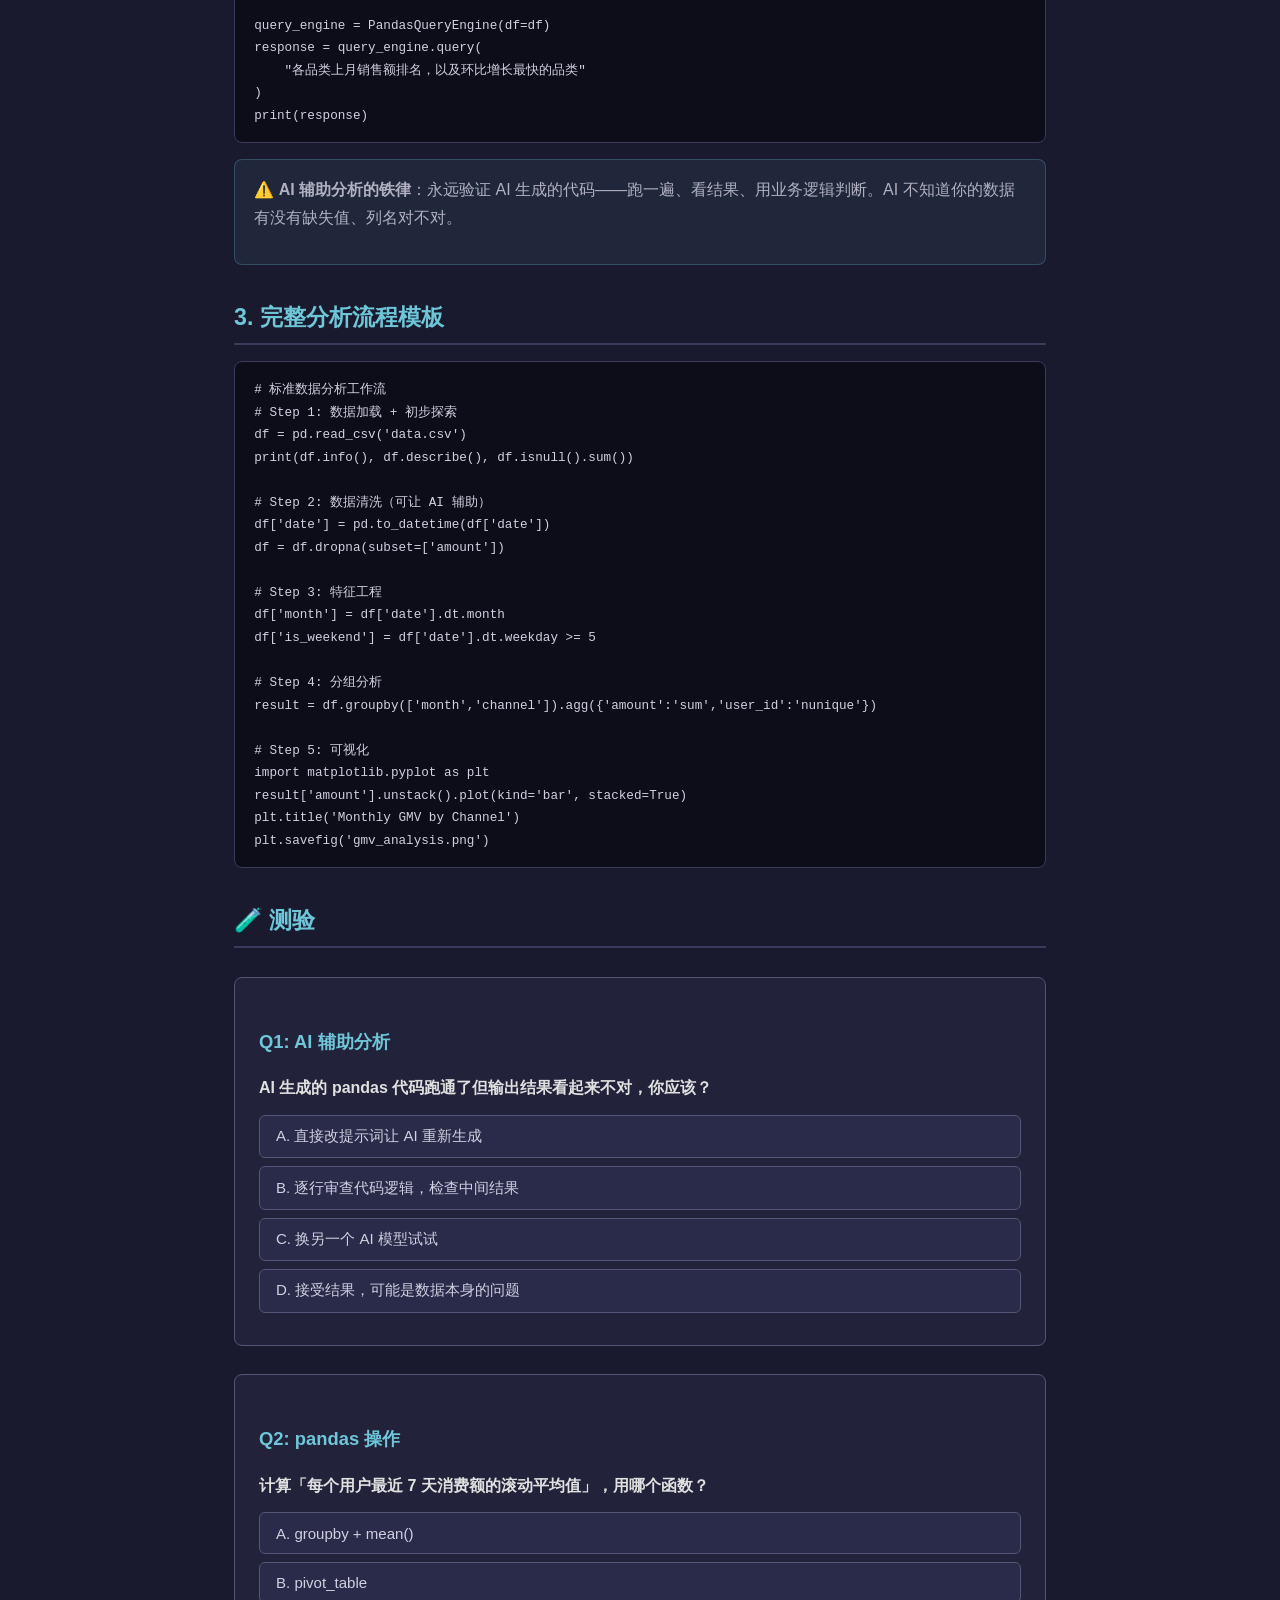
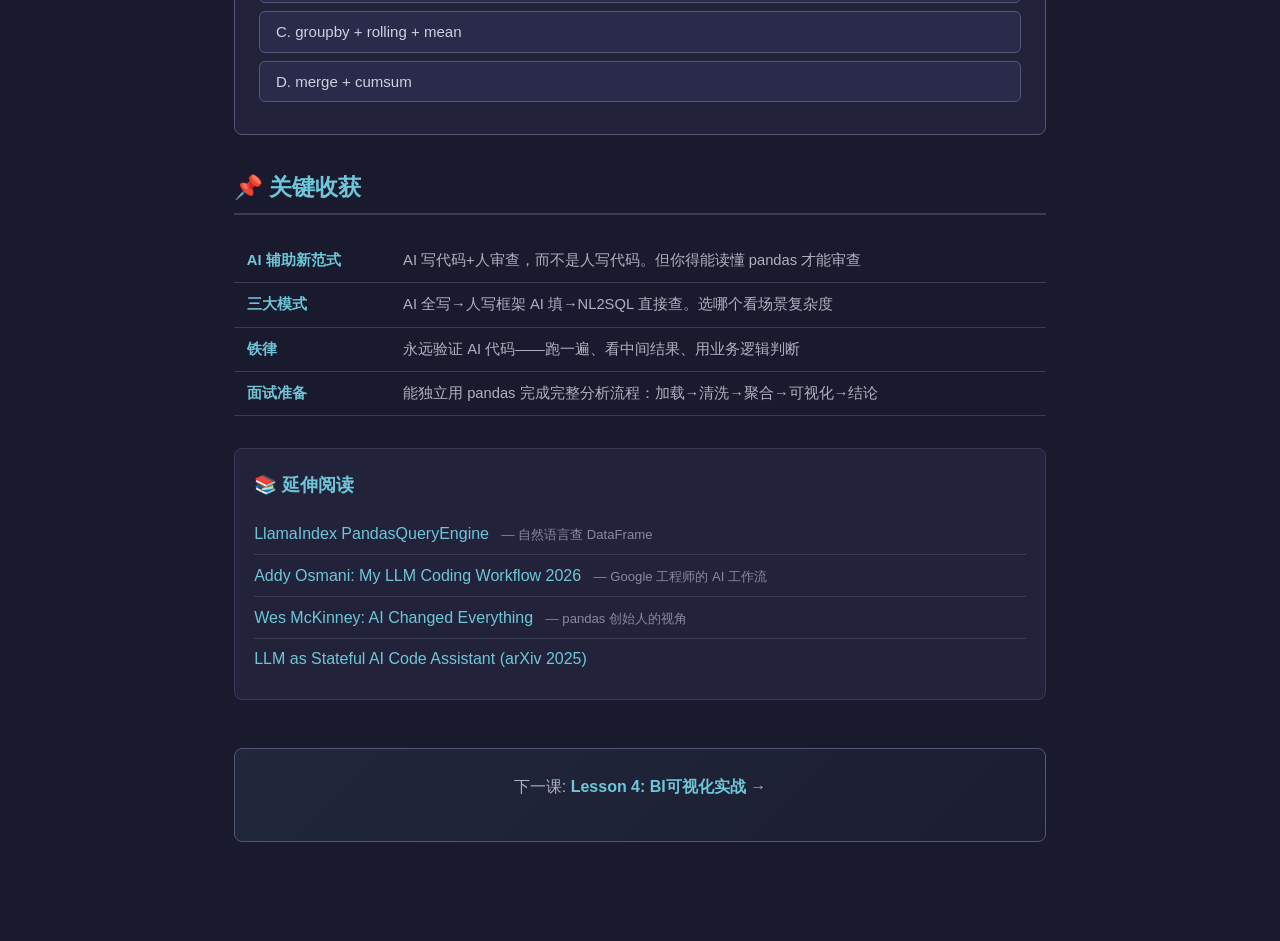
<file: lessons/0003-python-ai-analysis.html>
<!DOCTYPE html>
<html lang="zh-CN">
<head>
<meta charset="UTF-8">
<meta name="viewport" content="width=device-width, initial-scale=1.0">
<title>Lesson 3: Python+AI辅助分析 — AI数据运营策略课</title>
<link rel="stylesheet" href="../assets/style.css">
</head>
<body>
<div class="nav"><a href="../README.md">← 首页</a> | 第3/7课 | <span style="color:#6ec6d8">43%</span></div>
<div class="progress-bar"><div class="progress-fill" style="width:43%"></div></div>

<h1>🐍 Lesson 3: Python + AI辅助分析</h1>
<p style="color:#b0b0c0">来源: LlamaIndex PandasQueryEngine, Addy Osmani's LLM Workflow, Wes McKinney (pandas 创始人), AWS Text2SQL</p>

<blockquote>💡 <strong>核心洞察</strong>：2025 年以后的数据分析师不是在「写代码」，而是在「指挥 AI 写代码」。但这不代表你可以不懂 pandas——你得能审查 AI 写的代码对不对。</blockquote>

<h2>1. 分析师的核心 Python 三件套</h2>
<table>
  <tr><th>库</th><th>核心用法</th><th>面试考什么</th></tr>
  <tr><td><code>pandas</code></td><td>groupby/merge/pivot/apply/window</td><td>多表合并 + 分组聚合 + 时间序列</td></tr>
  <tr><td><code>matplotlib/seaborn</code></td><td>折线图、柱状图、热力图、双Y轴</td><td>能独立出图，讲清图表选择逻辑</td></tr>
  <tr><td><code>requests</code></td><td>调 API、拉数据、发 webhook</td><td>数据获取自动化</td></tr>
</table>

<pre><code># 数据分析师最常用的 5 个 pandas 操作
import pandas as pd
df = pd.read_csv('sales.csv')

# 1. 分组聚合
df.groupby('category').agg({'amount': ['sum','mean','count']})

# 2. 多表合并
pd.merge(orders, users, on='user_id', how='left')

# 3. 透视表
df.pivot_table(values='amount', index='month', columns='channel', aggfunc='sum')

# 4. 窗口函数（pandas 版）
df['rolling_7d'] = df.groupby('user_id')['amount'].transform(lambda x: x.rolling(7).mean())

# 5. 时间重采样
df.set_index('date').resample('W')['amount'].sum()</code></pre>

<h2>2. AI 辅助分析 — 新范式</h2>
<p>来源：<strong>Wes McKinney</strong>（pandas 创始人，2026 年播客）：「Python 是为人类设计的。AI 刚刚改变了一切。」</p>

<h3>三种 AI 辅助模式</h3>
<div class="card">
  <p><strong>① AI 写，人审查</strong> — 适合标准 ETL、简单可视化。你用自然语言描述需求，AI 生成代码，你检查逻辑正确性。</p>
  <p><strong>② 人写框架，AI 填细节</strong> — 适合复杂分析。你搭好分析框架和关键逻辑，AI 补完具体实现。</p>
  <p><strong>③ NL2SQL / NL2Pandas</strong> — 适合快速探索。用自然语言直接查询数据：<em>"上月各渠道 GMV 环比变化"</em> → AI 生成 SQL 或 pandas 代码。</p>
</div>

<h3>LlamaIndex PandasQueryEngine（来源：LlamaIndex 官方文档）</h3>
<pre><code># 自然语言直接查 DataFrame
from llama_index.experimental.query_engine import PandasQueryEngine

query_engine = PandasQueryEngine(df=df)
response = query_engine.query(
    "各品类上月销售额排名，以及环比增长最快的品类"
)
print(response)</code></pre>
<div class="highlight"><p>⚠️ <strong>AI 辅助分析的铁律</strong>：永远验证 AI 生成的代码——跑一遍、看结果、用业务逻辑判断。AI 不知道你的数据有没有缺失值、列名对不对。</p></div>

<h2>3. 完整分析流程模板</h2>
<pre><code># 标准数据分析工作流
# Step 1: 数据加载 + 初步探索
df = pd.read_csv('data.csv')
print(df.info(), df.describe(), df.isnull().sum())

# Step 2: 数据清洗（可让 AI 辅助）
df['date'] = pd.to_datetime(df['date'])
df = df.dropna(subset=['amount'])

# Step 3: 特征工程
df['month'] = df['date'].dt.month
df['is_weekend'] = df['date'].dt.weekday >= 5

# Step 4: 分组分析
result = df.groupby(['month','channel']).agg({'amount':'sum','user_id':'nunique'})

# Step 5: 可视化
import matplotlib.pyplot as plt
result['amount'].unstack().plot(kind='bar', stacked=True)
plt.title('Monthly GMV by Channel')
plt.savefig('gmv_analysis.png')</code></pre>

<h2>🧪 测验</h2>
<div class="quiz" id="q1"><h3>Q1: AI 辅助分析</h3><p class="question">AI 生成的 pandas 代码跑通了但输出结果看起来不对，你应该？</p>
<div class="quiz-options">
<button class="quiz-option" onclick="cq('q1',this,'A')">A. 直接改提示词让 AI 重新生成</button>
<button class="quiz-option" onclick="cq('q1',this,'B')">B. 逐行审查代码逻辑，检查中间结果</button>
<button class="quiz-option" onclick="cq('q1',this,'C')">C. 换另一个 AI 模型试试</button>
<button class="quiz-option" onclick="cq('q1',this,'D')">D. 接受结果，可能是数据本身的问题</button></div>
<div class="quiz-feedback" id="q1-fb"></div></div>

<div class="quiz" id="q2"><h3>Q2: pandas 操作</h3><p class="question">计算「每个用户最近 7 天消费额的滚动平均值」，用哪个函数？</p>
<div class="quiz-options">
<button class="quiz-option" onclick="cq('q2',this,'A')">A. groupby + mean()</button>
<button class="quiz-option" onclick="cq('q2',this,'B')">B. pivot_table</button>
<button class="quiz-option" onclick="cq('q2',this,'C')">C. groupby + rolling + mean</button>
<button class="quiz-option" onclick="cq('q2',this,'D')">D. merge + cumsum</button></div>
<div class="quiz-feedback" id="q2-fb"></div></div>

<h2>📌 关键收获</h2>
<table class="takeaways">
<tr><td>AI 辅助新范式</td><td>AI 写代码+人审查，而不是人写代码。但你得能读懂 pandas 才能审查</td></tr>
<tr><td>三大模式</td><td>AI 全写→人写框架 AI 填→NL2SQL 直接查。选哪个看场景复杂度</td></tr>
<tr><td>铁律</td><td>永远验证 AI 代码——跑一遍、看中间结果、用业务逻辑判断</td></tr>
<tr><td>面试准备</td><td>能独立用 pandas 完成完整分析流程：加载→清洗→聚合→可视化→结论</td></tr>
</table>

<div class="ext-reading"><h3>📚 延伸阅读</h3><ul>
<li><a href="https://developers.llamaindex.ai/python/examples/query_engine/pandas_query_engine/" target="_blank">LlamaIndex PandasQueryEngine</a> <span class="source-note">— 自然语言查 DataFrame</span></li>
<li><a href="https://medium.com/@addyosmani/my-llm-coding-workflow-going-into-2026-52fe1681325e" target="_blank">Addy Osmani: My LLM Coding Workflow 2026</a> <span class="source-note">— Google 工程师的 AI 工作流</span></li>
<li><a href="https://wesmckinney.com/transcripts/2026-02-10-rill-data-podcast" target="_blank">Wes McKinney: AI Changed Everything</a> <span class="source-note">— pandas 创始人的视角</span></li>
<li><a href="https://arxiv.org/html/2506.11781v1" target="_blank">LLM as Stateful AI Code Assistant (arXiv 2025)</a></li>
</ul></div>

<div class="footer-cta"><p>下一课: <a href="0004-bi-dashboard.html">Lesson 4: BI可视化实战 →</a></p></div>

<script>
function cq(id,btn,a){
  var fb=document.getElementById(id+'-fb');
  document.querySelectorAll('#'+id+' .quiz-option').forEach(o=>o.classList.remove('selected-correct','selected-wrong'));
  if(id==='q1'){
    if(a==='B'){btn.classList.add('selected-correct');fb.className='quiz-feedback correct show';fb.innerHTML='✅ <strong>正确！逐行审查代码逻辑。</strong> AI 不知道你的数据结构、缺失值、业务规则。加 print() 看中间结果才是正道。换模型/换提示词可能得到类似但不正确的结果。';}
    else{btn.classList.add('selected-wrong');fb.className='quiz-feedback wrong show';fb.innerHTML={A:'❌ 换提示词治标不治本，AI 可能生成另一个错误版本。',C:'❌ 模型不是问题所在，问题是你没验证逻辑。',D:'❌ 永远不要盲信 AI 输出——这是数据分析师的基本素养。'}[a];}
  }else{
    if(a==='C'){btn.classList.add('selected-correct');fb.className='quiz-feedback correct show';fb.innerHTML='✅ <strong>正确！groupby + rolling + mean。</strong> 先按 user_id 分组，再对每组做 7 天滚动窗口，最后取均值。这是 pandas 中做移动平均的标准模式。';}
    else{btn.classList.add('selected-wrong');fb.className='quiz-feedback wrong show';fb.innerHTML={A:'❌ mean() 是全局均值，不是滚动窗口。',B:'❌ pivot_table 是透视表，不计算滚动值。',D:'❌ cumsum 是累计求和，不是滚动平均。'}[a];}
  }
}
</script>
</body>
</html>
</file>
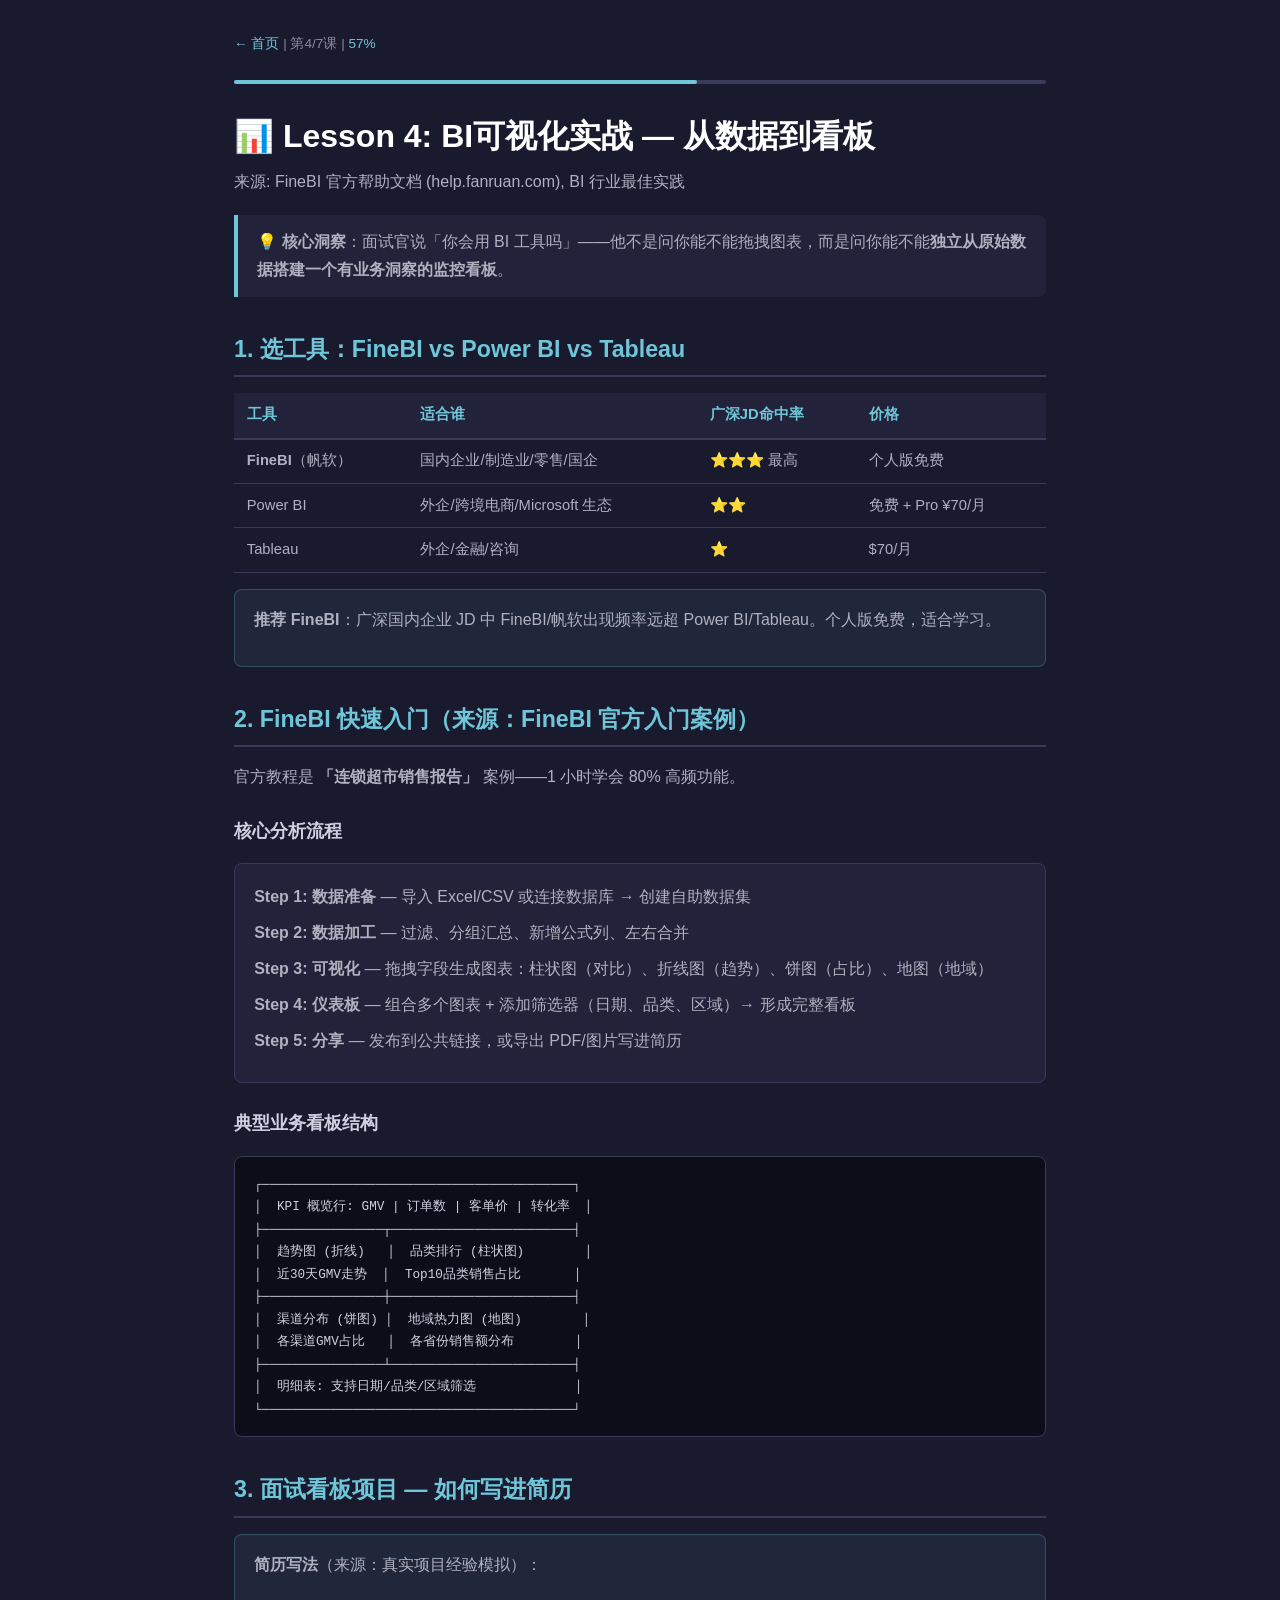
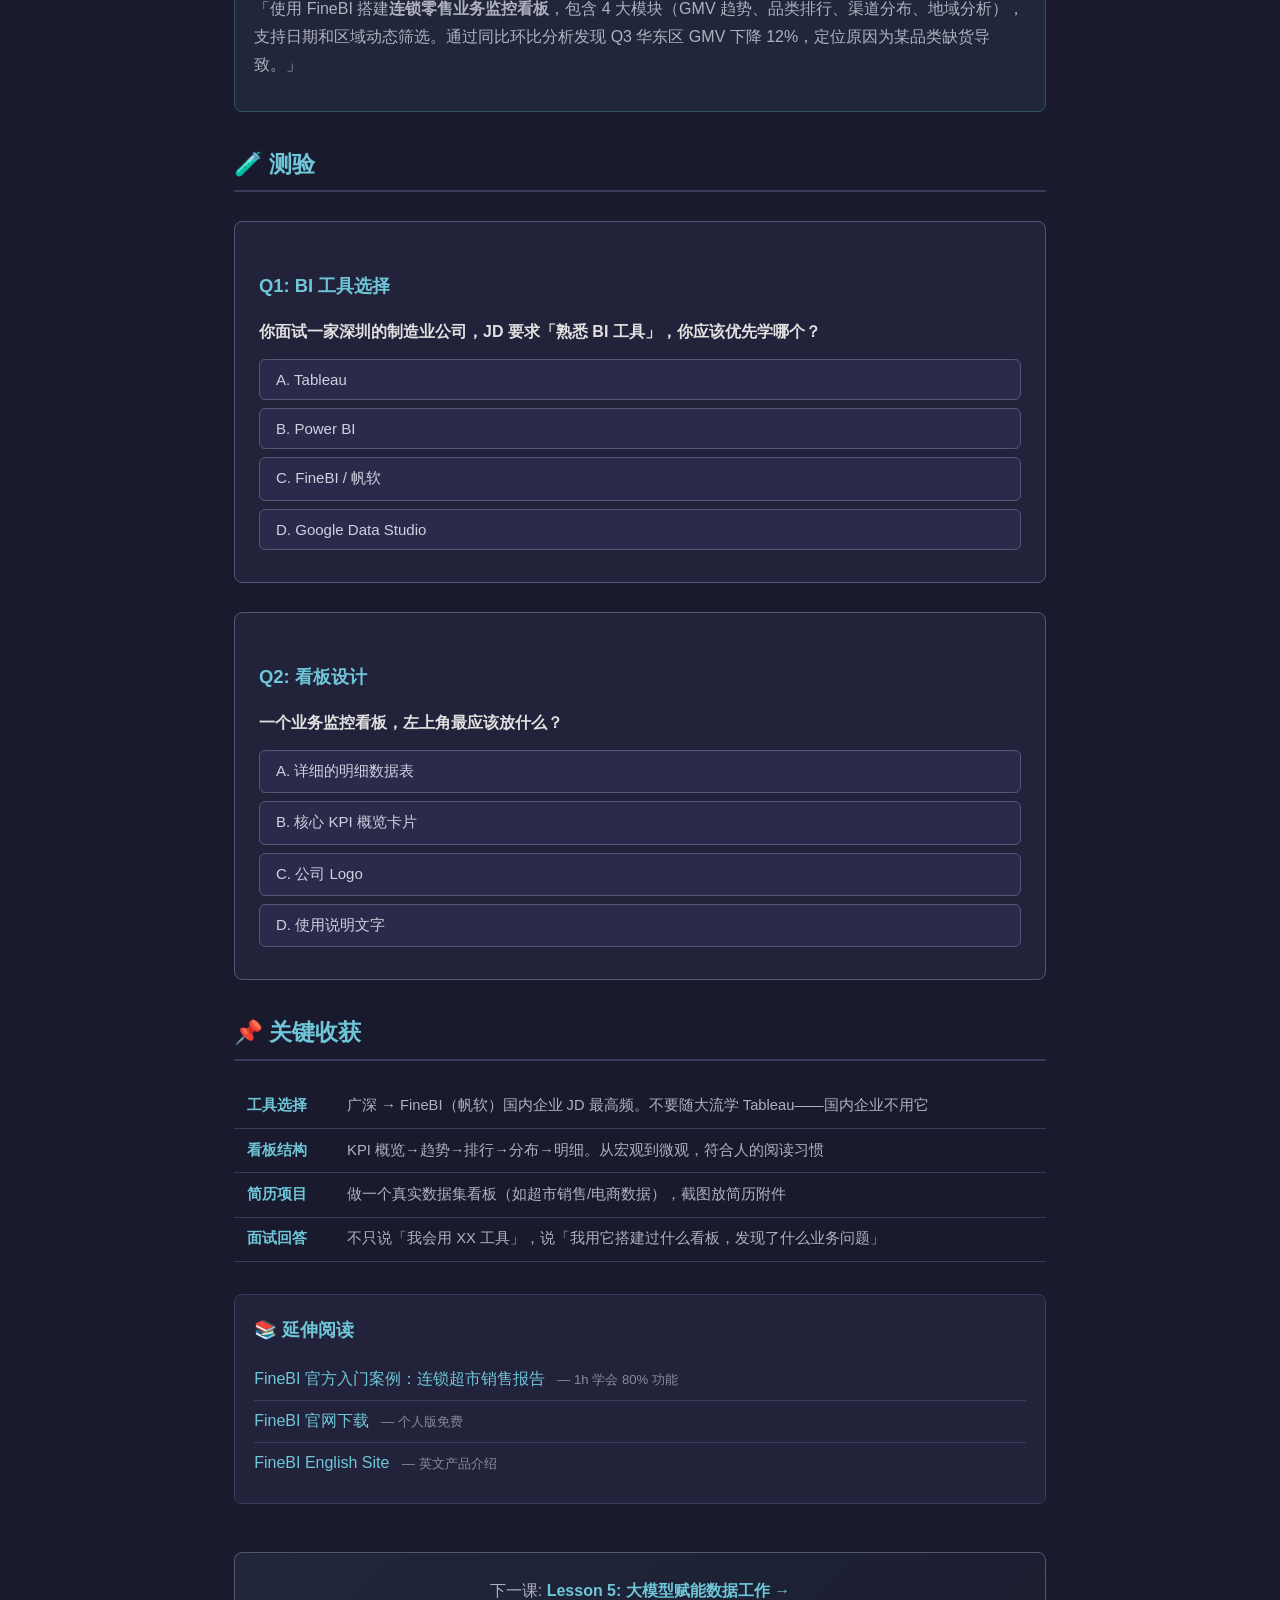
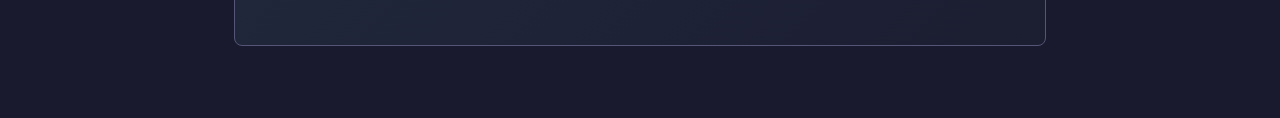
<file: lessons/0004-bi-dashboard.html>
<!DOCTYPE html>
<html lang="zh-CN">
<head>
<meta charset="UTF-8">
<meta name="viewport" content="width=device-width, initial-scale=1.0">
<title>Lesson 4: BI可视化实战 — AI数据运营策略课</title>
<link rel="stylesheet" href="../assets/style.css">
</head>
<body>
<div class="nav"><a href="../README.md">← 首页</a> | 第4/7课 | <span style="color:#6ec6d8">57%</span></div>
<div class="progress-bar"><div class="progress-fill" style="width:57%"></div></div>

<h1>📊 Lesson 4: BI可视化实战 — 从数据到看板</h1>
<p style="color:#b0b0c0">来源: FineBI 官方帮助文档 (help.fanruan.com), BI 行业最佳实践</p>

<blockquote>💡 <strong>核心洞察</strong>：面试官说「你会用 BI 工具吗」——他不是问你能不能拖拽图表，而是问你能不能<strong>独立从原始数据搭建一个有业务洞察的监控看板</strong>。</blockquote>

<h2>1. 选工具：FineBI vs Power BI vs Tableau</h2>
<table>
  <tr><th>工具</th><th>适合谁</th><th>广深JD命中率</th><th>价格</th></tr>
  <tr><td><strong>FineBI</strong>（帆软）</td><td>国内企业/制造业/零售/国企</td><td>⭐⭐⭐ 最高</td><td>个人版免费</td></tr>
  <tr><td>Power BI</td><td>外企/跨境电商/Microsoft 生态</td><td>⭐⭐</td><td>免费 + Pro ¥70/月</td></tr>
  <tr><td>Tableau</td><td>外企/金融/咨询</td><td>⭐</td><td>$70/月</td></tr>
</table>
<div class="highlight"><p><strong>推荐 FineBI</strong>：广深国内企业 JD 中 FineBI/帆软出现频率远超 Power BI/Tableau。个人版免费，适合学习。</p></div>

<h2>2. FineBI 快速入门（来源：FineBI 官方入门案例）</h2>
<p>官方教程是 <strong>「连锁超市销售报告」</strong> 案例——1 小时学会 80% 高频功能。</p>

<h3>核心分析流程</h3>
<div class="card">
  <p><strong>Step 1: 数据准备</strong> — 导入 Excel/CSV 或连接数据库 → 创建自助数据集</p>
  <p><strong>Step 2: 数据加工</strong> — 过滤、分组汇总、新增公式列、左右合并</p>
  <p><strong>Step 3: 可视化</strong> — 拖拽字段生成图表：柱状图（对比）、折线图（趋势）、饼图（占比）、地图（地域）</p>
  <p><strong>Step 4: 仪表板</strong> — 组合多个图表 + 添加筛选器（日期、品类、区域）→ 形成完整看板</p>
  <p><strong>Step 5: 分享</strong> — 发布到公共链接，或导出 PDF/图片写进简历</p>
</div>

<h3>典型业务看板结构</h3>
<pre><code>┌─────────────────────────────────────────┐
│  KPI 概览行: GMV | 订单数 | 客单价 | 转化率  │
├────────────────┬────────────────────────┤
│  趋势图 (折线)   │  品类排行 (柱状图)        │
│  近30天GMV走势  │  Top10品类销售占比       │
├────────────────┼────────────────────────┤
│  渠道分布 (饼图) │  地域热力图 (地图)        │
│  各渠道GMV占比   │  各省份销售额分布        │
├────────────────┴────────────────────────┤
│  明细表: 支持日期/品类/区域筛选             │
└─────────────────────────────────────────┘</code></pre>

<h2>3. 面试看板项目 — 如何写进简历</h2>
<div class="highlight">
  <p><strong>简历写法</strong>（来源：真实项目经验模拟）：</p>
  <p style="margin-top:0.5rem">「使用 FineBI 搭建<strong>连锁零售业务监控看板</strong>，包含 4 大模块（GMV 趋势、品类排行、渠道分布、地域分析），支持日期和区域动态筛选。通过同比环比分析发现 Q3 华东区 GMV 下降 12%，定位原因为某品类缺货导致。」</p>
</div>

<h2>🧪 测验</h2>
<div class="quiz" id="q1"><h3>Q1: BI 工具选择</h3><p class="question">你面试一家深圳的制造业公司，JD 要求「熟悉 BI 工具」，你应该优先学哪个？</p>
<div class="quiz-options">
<button class="quiz-option" onclick="cq('q1',this,'A')">A. Tableau</button>
<button class="quiz-option" onclick="cq('q1',this,'B')">B. Power BI</button>
<button class="quiz-option" onclick="cq('q1',this,'C')">C. FineBI / 帆软</button>
<button class="quiz-option" onclick="cq('q1',this,'D')">D. Google Data Studio</button></div>
<div class="quiz-feedback" id="q1-fb"></div></div>

<div class="quiz" id="q2"><h3>Q2: 看板设计</h3><p class="question">一个业务监控看板，左上角最应该放什么？</p>
<div class="quiz-options">
<button class="quiz-option" onclick="cq('q2',this,'A')">A. 详细的明细数据表</button>
<button class="quiz-option" onclick="cq('q2',this,'B')">B. 核心 KPI 概览卡片</button>
<button class="quiz-option" onclick="cq('q2',this,'C')">C. 公司 Logo</button>
<button class="quiz-option" onclick="cq('q2',this,'D')">D. 使用说明文字</button></div>
<div class="quiz-feedback" id="q2-fb"></div></div>

<h2>📌 关键收获</h2>
<table class="takeaways">
<tr><td>工具选择</td><td>广深 → FineBI（帆软）国内企业 JD 最高频。不要随大流学 Tableau——国内企业不用它</td></tr>
<tr><td>看板结构</td><td>KPI 概览→趋势→排行→分布→明细。从宏观到微观，符合人的阅读习惯</td></tr>
<tr><td>简历项目</td><td>做一个真实数据集看板（如超市销售/电商数据），截图放简历附件</td></tr>
<tr><td>面试回答</td><td>不只说「我会用 XX 工具」，说「我用它搭建过什么看板，发现了什么业务问题」</td></tr>
</table>

<div class="ext-reading"><h3>📚 延伸阅读</h3><ul>
<li><a href="https://help.fanruan.com/finebi/doc-view-1727.html" target="_blank">FineBI 官方入门案例：连锁超市销售报告</a> <span class="source-note">— 1h 学会 80% 功能</span></li>
<li><a href="https://www.finebi.com/" target="_blank">FineBI 官网下载</a> <span class="source-note">— 个人版免费</span></li>
<li><a href="https://www.fanruan.com/en/finebi" target="_blank">FineBI English Site</a> <span class="source-note">— 英文产品介绍</span></li>
</ul></div>

<div class="footer-cta"><p>下一课: <a href="0005-llm-data-automation.html">Lesson 5: 大模型赋能数据工作 →</a></p></div>

<script>
function cq(id,btn,a){
  var fb=document.getElementById(id+'-fb');
  document.querySelectorAll('#'+id+' .quiz-option').forEach(o=>o.classList.remove('selected-correct','selected-wrong'));
  if(id==='q1'){
    if(a==='C'){btn.classList.add('selected-correct');fb.className='quiz-feedback correct show';fb.innerHTML='✅ <strong>正确！FineBI（帆软）。</strong> 深圳制造业、国内零售/国企的 BI 工具以帆软系为主。懂 FineBI 在这些行业是直接加分项，Tableau 在这些场景几乎没有存在感。';}
    else{btn.classList.add('selected-wrong');fb.className='quiz-feedback wrong show';fb.innerHTML={A:'❌ Tableau 在国内制造业/国企用得很少，主要是外企和金融。',B:'❌ Power BI 在跨境电商和微软生态有市场，但制造业还是 FineBI 为主。',D:'❌ Data Studio 在国内企业几乎不用。'}[a];}
  }else{
    if(a==='B'){btn.classList.add('selected-correct');fb.className='quiz-feedback correct show';fb.innerHTML='✅ <strong>正确！核心 KPI 概览卡片。</strong> 看板设计遵循「总→分」原则：先给结论（KPI 概览），再给拆解（趋势/排行/分布），最后给明细。左上角是视线第一落点。';}
    else{btn.classList.add('selected-wrong');fb.className='quiz-feedback wrong show';fb.innerHTML={A:'❌ 明细表是最后看的，放左上角会淹没核心指标。',C:'❌ Logo 占用黄金位置，对数据分析没有价值。',D:'❌ 好的看板无需说明文字——设计本身就该自解释。'}[a];}
  }
}
</script>
</body>
</html>
</file>
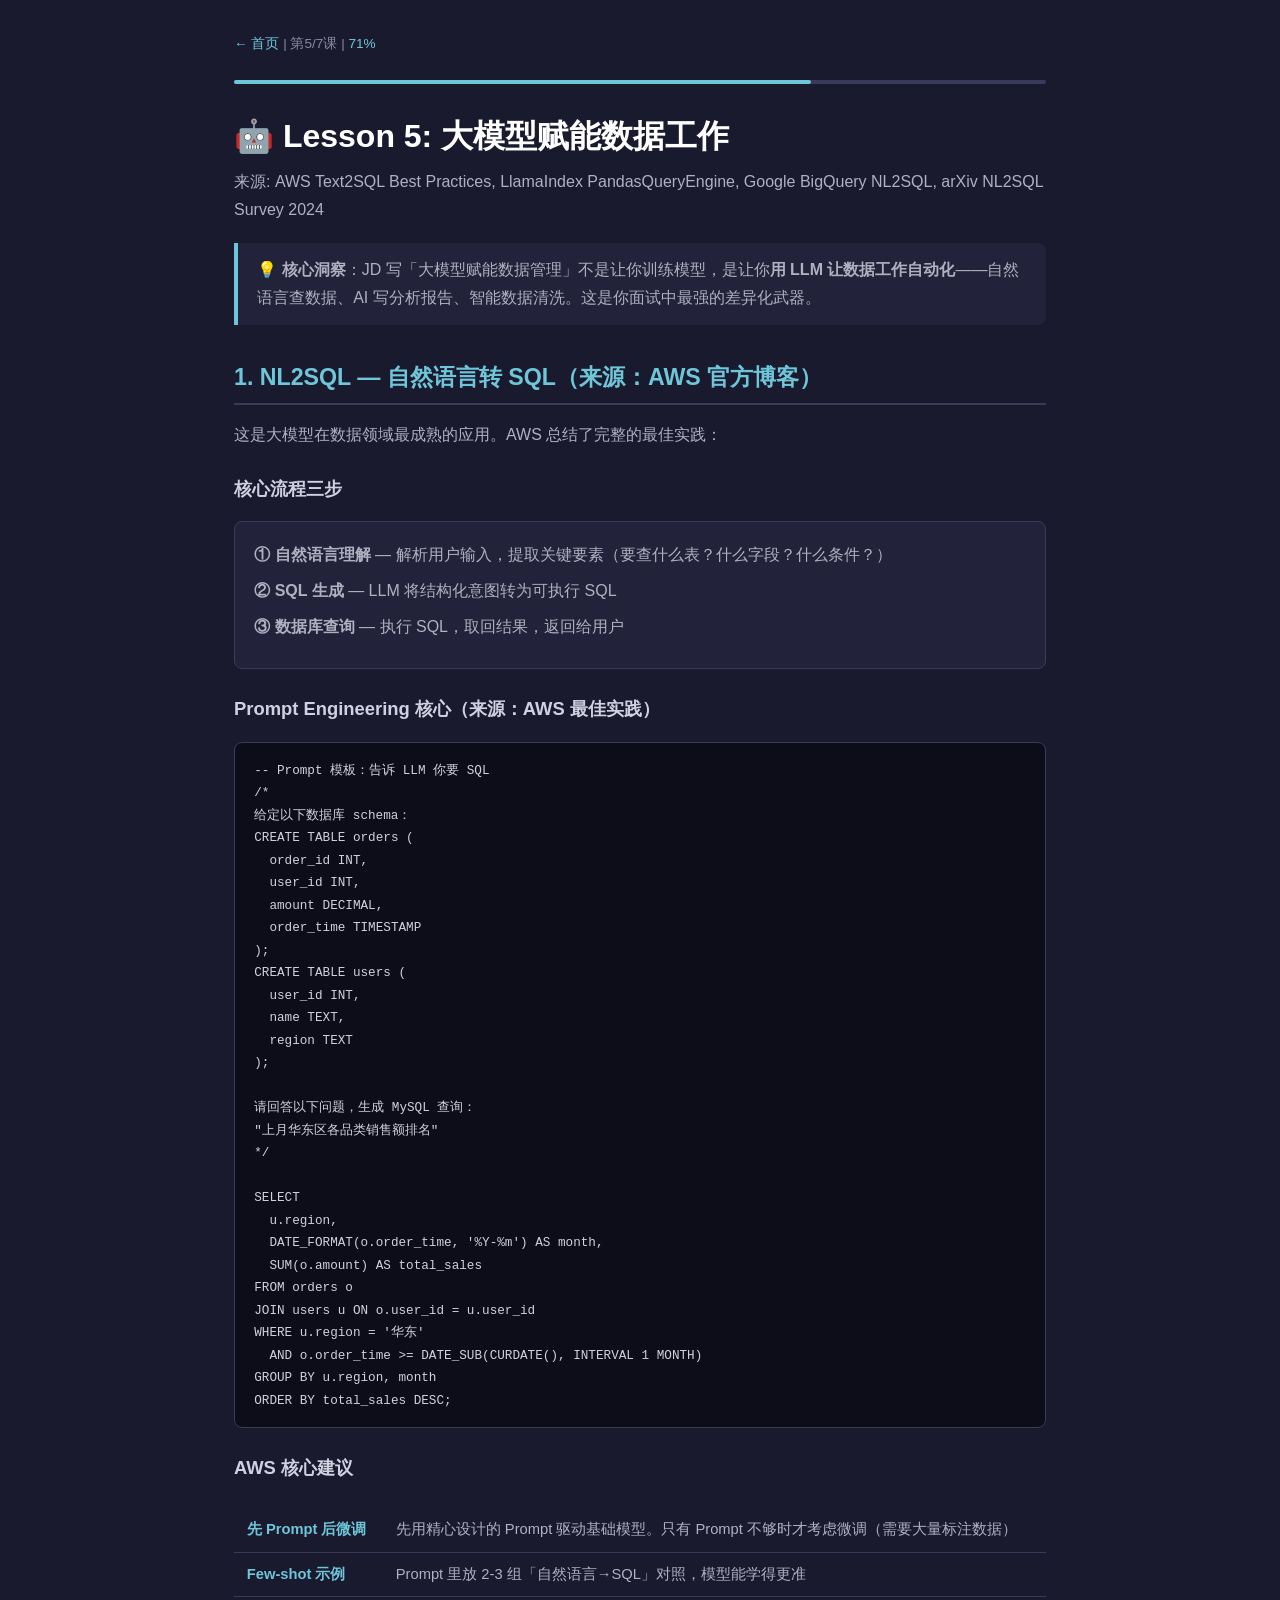
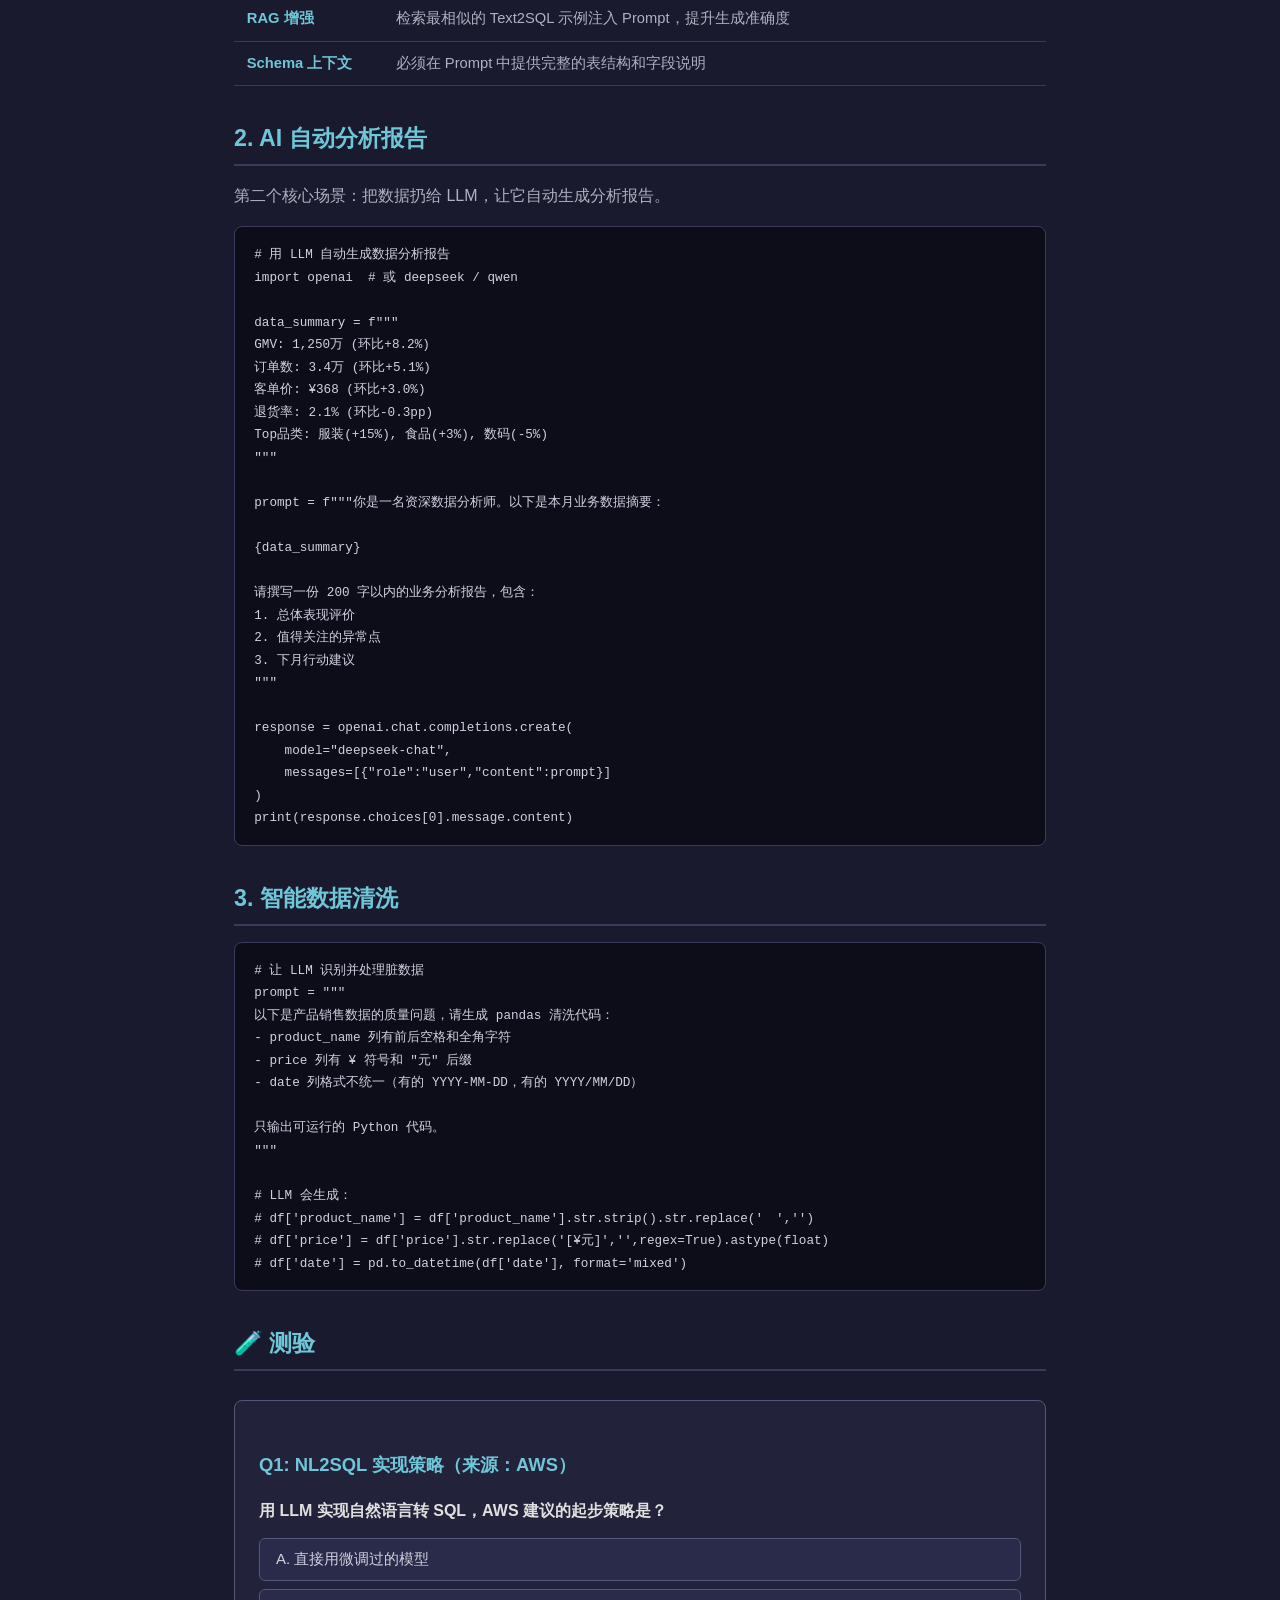
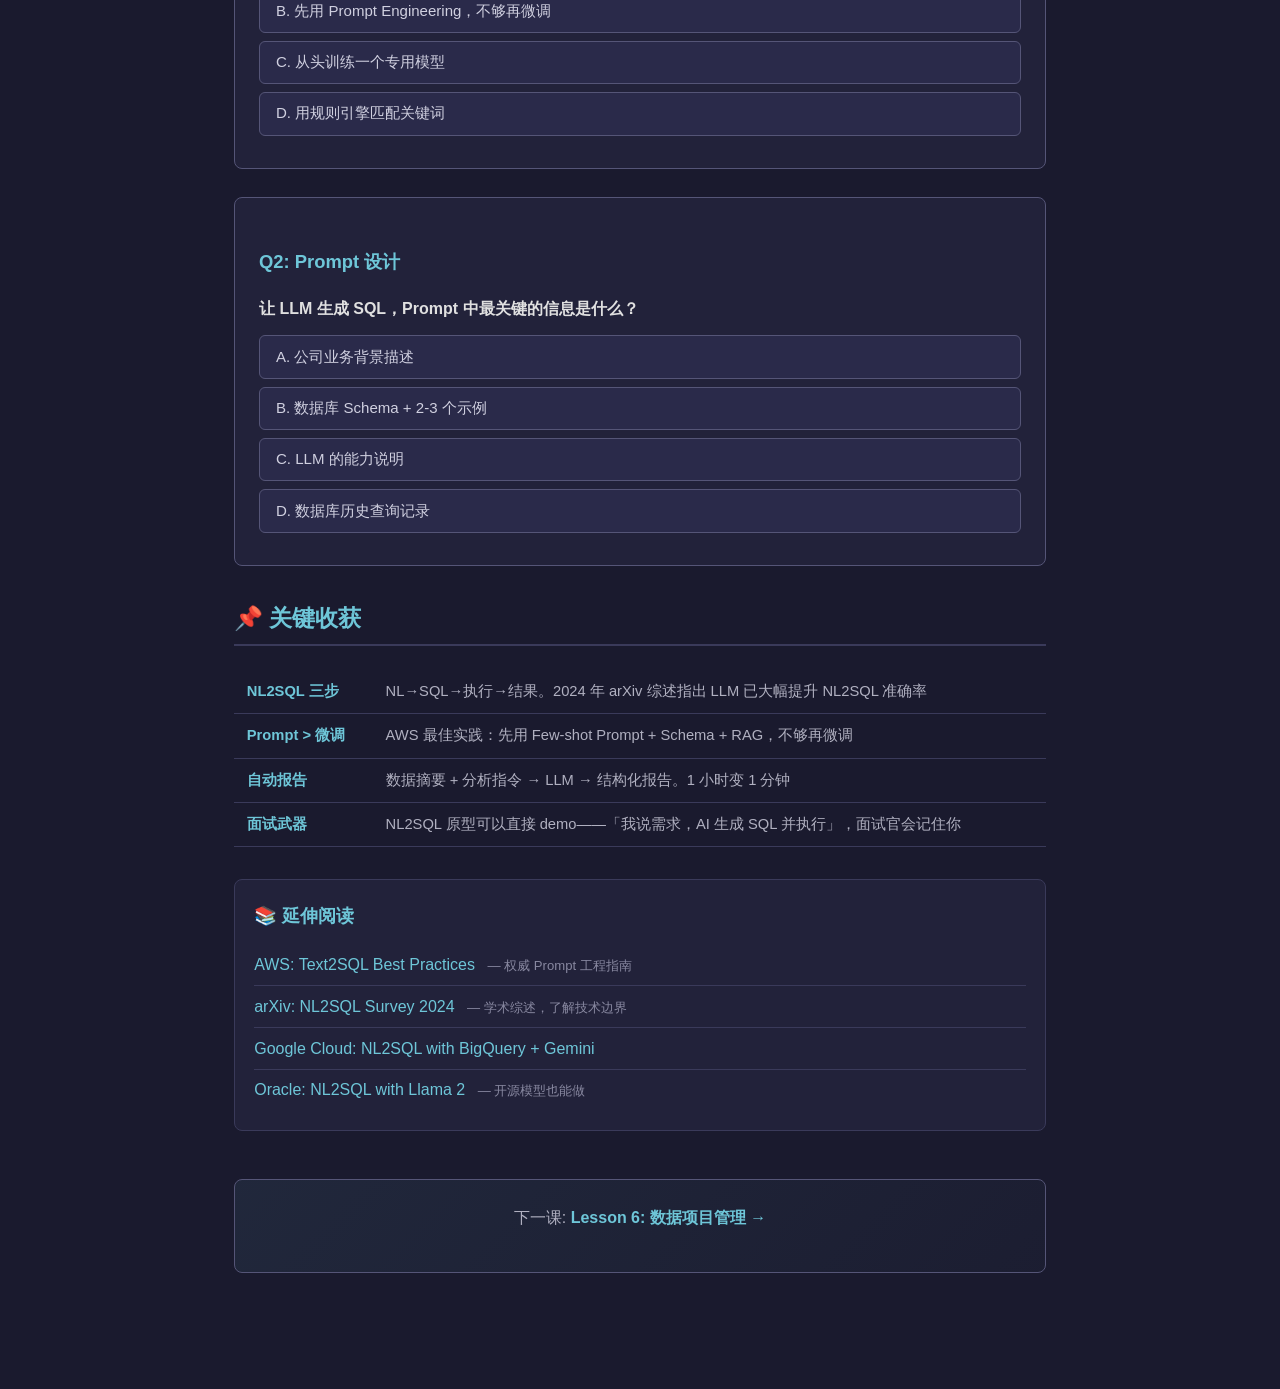
<file: lessons/0005-llm-data-automation.html>
<!DOCTYPE html>
<html lang="zh-CN">
<head>
<meta charset="UTF-8">
<meta name="viewport" content="width=device-width, initial-scale=1.0">
<title>Lesson 5: 大模型赋能数据工作 — AI数据运营策略课</title>
<link rel="stylesheet" href="../assets/style.css">
</head>
<body>
<div class="nav"><a href="../README.md">← 首页</a> | 第5/7课 | <span style="color:#6ec6d8">71%</span></div>
<div class="progress-bar"><div class="progress-fill" style="width:71%"></div></div>

<h1>🤖 Lesson 5: 大模型赋能数据工作</h1>
<p style="color:#b0b0c0">来源: AWS Text2SQL Best Practices, LlamaIndex PandasQueryEngine, Google BigQuery NL2SQL, arXiv NL2SQL Survey 2024</p>

<blockquote>💡 <strong>核心洞察</strong>：JD 写「大模型赋能数据管理」不是让你训练模型，是让你<strong>用 LLM 让数据工作自动化</strong>——自然语言查数据、AI 写分析报告、智能数据清洗。这是你面试中最强的差异化武器。</blockquote>

<h2>1. NL2SQL — 自然语言转 SQL（来源：AWS 官方博客）</h2>
<p>这是大模型在数据领域最成熟的应用。AWS 总结了完整的最佳实践：</p>

<h3>核心流程三步</h3>
<div class="card">
  <p><strong>① 自然语言理解</strong> — 解析用户输入，提取关键要素（要查什么表？什么字段？什么条件？）</p>
  <p><strong>② SQL 生成</strong> — LLM 将结构化意图转为可执行 SQL</p>
  <p><strong>③ 数据库查询</strong> — 执行 SQL，取回结果，返回给用户</p>
</div>

<h3>Prompt Engineering 核心（来源：AWS 最佳实践）</h3>
<pre><code>-- Prompt 模板：告诉 LLM 你要 SQL
/*
给定以下数据库 schema：
CREATE TABLE orders (
  order_id INT,
  user_id INT,
  amount DECIMAL,
  order_time TIMESTAMP
);
CREATE TABLE users (
  user_id INT,
  name TEXT,
  region TEXT
);

请回答以下问题，生成 MySQL 查询：
"上月华东区各品类销售额排名"
*/

SELECT 
  u.region,
  DATE_FORMAT(o.order_time, '%Y-%m') AS month,
  SUM(o.amount) AS total_sales
FROM orders o
JOIN users u ON o.user_id = u.user_id
WHERE u.region = '华东'
  AND o.order_time >= DATE_SUB(CURDATE(), INTERVAL 1 MONTH)
GROUP BY u.region, month
ORDER BY total_sales DESC;</code></pre>

<h3>AWS 核心建议</h3>
<table class="takeaways">
  <tr><td>先 Prompt 后微调</td><td>先用精心设计的 Prompt 驱动基础模型。只有 Prompt 不够时才考虑微调（需要大量标注数据）</td></tr>
  <tr><td>Few-shot 示例</td><td>Prompt 里放 2-3 组「自然语言→SQL」对照，模型能学得更准</td></tr>
  <tr><td>RAG 增强</td><td>检索最相似的 Text2SQL 示例注入 Prompt，提升生成准确度</td></tr>
  <tr><td>Schema 上下文</td><td>必须在 Prompt 中提供完整的表结构和字段说明</td></tr>
</table>

<h2>2. AI 自动分析报告</h2>
<p>第二个核心场景：把数据扔给 LLM，让它自动生成分析报告。</p>

<pre><code># 用 LLM 自动生成数据分析报告
import openai  # 或 deepseek / qwen

data_summary = f"""
GMV: 1,250万 (环比+8.2%)
订单数: 3.4万 (环比+5.1%)
客单价: ¥368 (环比+3.0%)
退货率: 2.1% (环比-0.3pp)
Top品类: 服装(+15%), 食品(+3%), 数码(-5%)
"""

prompt = f"""你是一名资深数据分析师。以下是本月业务数据摘要：

{data_summary}

请撰写一份 200 字以内的业务分析报告，包含：
1. 总体表现评价
2. 值得关注的异常点
3. 下月行动建议
"""

response = openai.chat.completions.create(
    model="deepseek-chat",
    messages=[{"role":"user","content":prompt}]
)
print(response.choices[0].message.content)</code></pre>

<h2>3. 智能数据清洗</h2>
<pre><code># 让 LLM 识别并处理脏数据
prompt = """
以下是产品销售数据的质量问题，请生成 pandas 清洗代码：
- product_name 列有前后空格和全角字符
- price 列有 ¥ 符号和 "元" 后缀
- date 列格式不统一（有的 YYYY-MM-DD，有的 YYYY/MM/DD）

只输出可运行的 Python 代码。
"""

# LLM 会生成：
# df['product_name'] = df['product_name'].str.strip().str.replace('　','')
# df['price'] = df['price'].str.replace('[¥元]','',regex=True).astype(float)
# df['date'] = pd.to_datetime(df['date'], format='mixed')</code></pre>

<h2>🧪 测验</h2>
<div class="quiz" id="q1"><h3>Q1: NL2SQL 实现策略（来源：AWS）</h3><p class="question">用 LLM 实现自然语言转 SQL，AWS 建议的起步策略是？</p>
<div class="quiz-options">
<button class="quiz-option" onclick="cq('q1',this,'A')">A. 直接用微调过的模型</button>
<button class="quiz-option" onclick="cq('q1',this,'B')">B. 先用 Prompt Engineering，不够再微调</button>
<button class="quiz-option" onclick="cq('q1',this,'C')">C. 从头训练一个专用模型</button>
<button class="quiz-option" onclick="cq('q1',this,'D')">D. 用规则引擎匹配关键词</button></div>
<div class="quiz-feedback" id="q1-fb"></div></div>

<div class="quiz" id="q2"><h3>Q2: Prompt 设计</h3><p class="question">让 LLM 生成 SQL，Prompt 中最关键的信息是什么？</p>
<div class="quiz-options">
<button class="quiz-option" onclick="cq('q2',this,'A')">A. 公司业务背景描述</button>
<button class="quiz-option" onclick="cq('q2',this,'B')">B. 数据库 Schema + 2-3 个示例</button>
<button class="quiz-option" onclick="cq('q2',this,'C')">C. LLM 的能力说明</button>
<button class="quiz-option" onclick="cq('q2',this,'D')">D. 数据库历史查询记录</button></div>
<div class="quiz-feedback" id="q2-fb"></div></div>

<h2>📌 关键收获</h2>
<table class="takeaways">
<tr><td>NL2SQL 三步</td><td>NL→SQL→执行→结果。2024 年 arXiv 综述指出 LLM 已大幅提升 NL2SQL 准确率</td></tr>
<tr><td>Prompt > 微调</td><td>AWS 最佳实践：先用 Few-shot Prompt + Schema + RAG，不够再微调</td></tr>
<tr><td>自动报告</td><td>数据摘要 + 分析指令 → LLM → 结构化报告。1 小时变 1 分钟</td></tr>
<tr><td>面试武器</td><td>NL2SQL 原型可以直接 demo——「我说需求，AI 生成 SQL 并执行」，面试官会记住你</td></tr>
</table>

<div class="ext-reading"><h3>📚 延伸阅读</h3><ul>
<li><a href="https://aws.amazon.com/blogs/machine-learning/generating-value-from-enterprise-data-best-practices-for-text2sql-and-generative-ai/" target="_blank">AWS: Text2SQL Best Practices</a> <span class="source-note">— 权威 Prompt 工程指南</span></li>
<li><a href="https://arxiv.org/html/2408.05109v4" target="_blank">arXiv: NL2SQL Survey 2024</a> <span class="source-note">— 学术综述，了解技术边界</span></li>
<li><a href="https://cloud.google.com/blog/products/data-analytics/nl2sql-with-bigquery-and-gemini" target="_blank">Google Cloud: NL2SQL with BigQuery + Gemini</a></li>
<li><a href="https://blogs.oracle.com/ai-and-datascience/prompt-engineering-natural-language-sql-llama2" target="_blank">Oracle: NL2SQL with Llama 2</a> <span class="source-note">— 开源模型也能做</span></li>
</ul></div>

<div class="footer-cta"><p>下一课: <a href="0006-data-project-management.html">Lesson 6: 数据项目管理 →</a></p></div>

<script>
function cq(id,btn,a){
  var fb=document.getElementById(id+'-fb');
  document.querySelectorAll('#'+id+' .quiz-option').forEach(o=>o.classList.remove('selected-correct','selected-wrong'));
  if(id==='q1'){
    if(a==='B'){btn.classList.add('selected-correct');fb.className='quiz-feedback correct show';fb.innerHTML='✅ <strong>正确！先 Prompt 后微调。</strong> AWS 明确指出：先用精心设计的 Prompt 驱动基础模型，快速迭代。只有 Prompt 方法无法达到准确率要求时才考虑微调——因为微调需要大量标注数据。';}
    else{btn.classList.add('selected-wrong');fb.className='quiz-feedback wrong show';fb.innerHTML={A:'❌ 微调需要大量 Text2SQL 标注数据，启动成本高。',C:'❌ 从头训练成本极高且没必要——现有 LLM 已经很强。',D:'❌ 规则引擎无法理解语义变化，维护成本高。'}[a];}
  }else{
    if(a==='B'){btn.classList.add('selected-correct');fb.className='quiz-feedback correct show';fb.innerHTML='✅ <strong>正确！Schema + Few-shot 示例。</strong> Schema 告诉 LLM 有什么表和字段，Few-shot 示例告诉 LLM 期望的 SQL 风格和复杂度。两者缺一不可。来源：AWS 最佳实践。';}
    else{btn.classList.add('selected-wrong');fb.className='quiz-feedback wrong show';fb.innerHTML={A:'❌ 业务背景太长占 Token，不如 Schema 直接有效。',C:'❌ LLM 不需要你告诉它自己是什么。',D:'❌ 历史查询可能有错，不如精选 2-3 个好示例。'}[a];}
  }
}
</script>
</body>
</html>
</file>
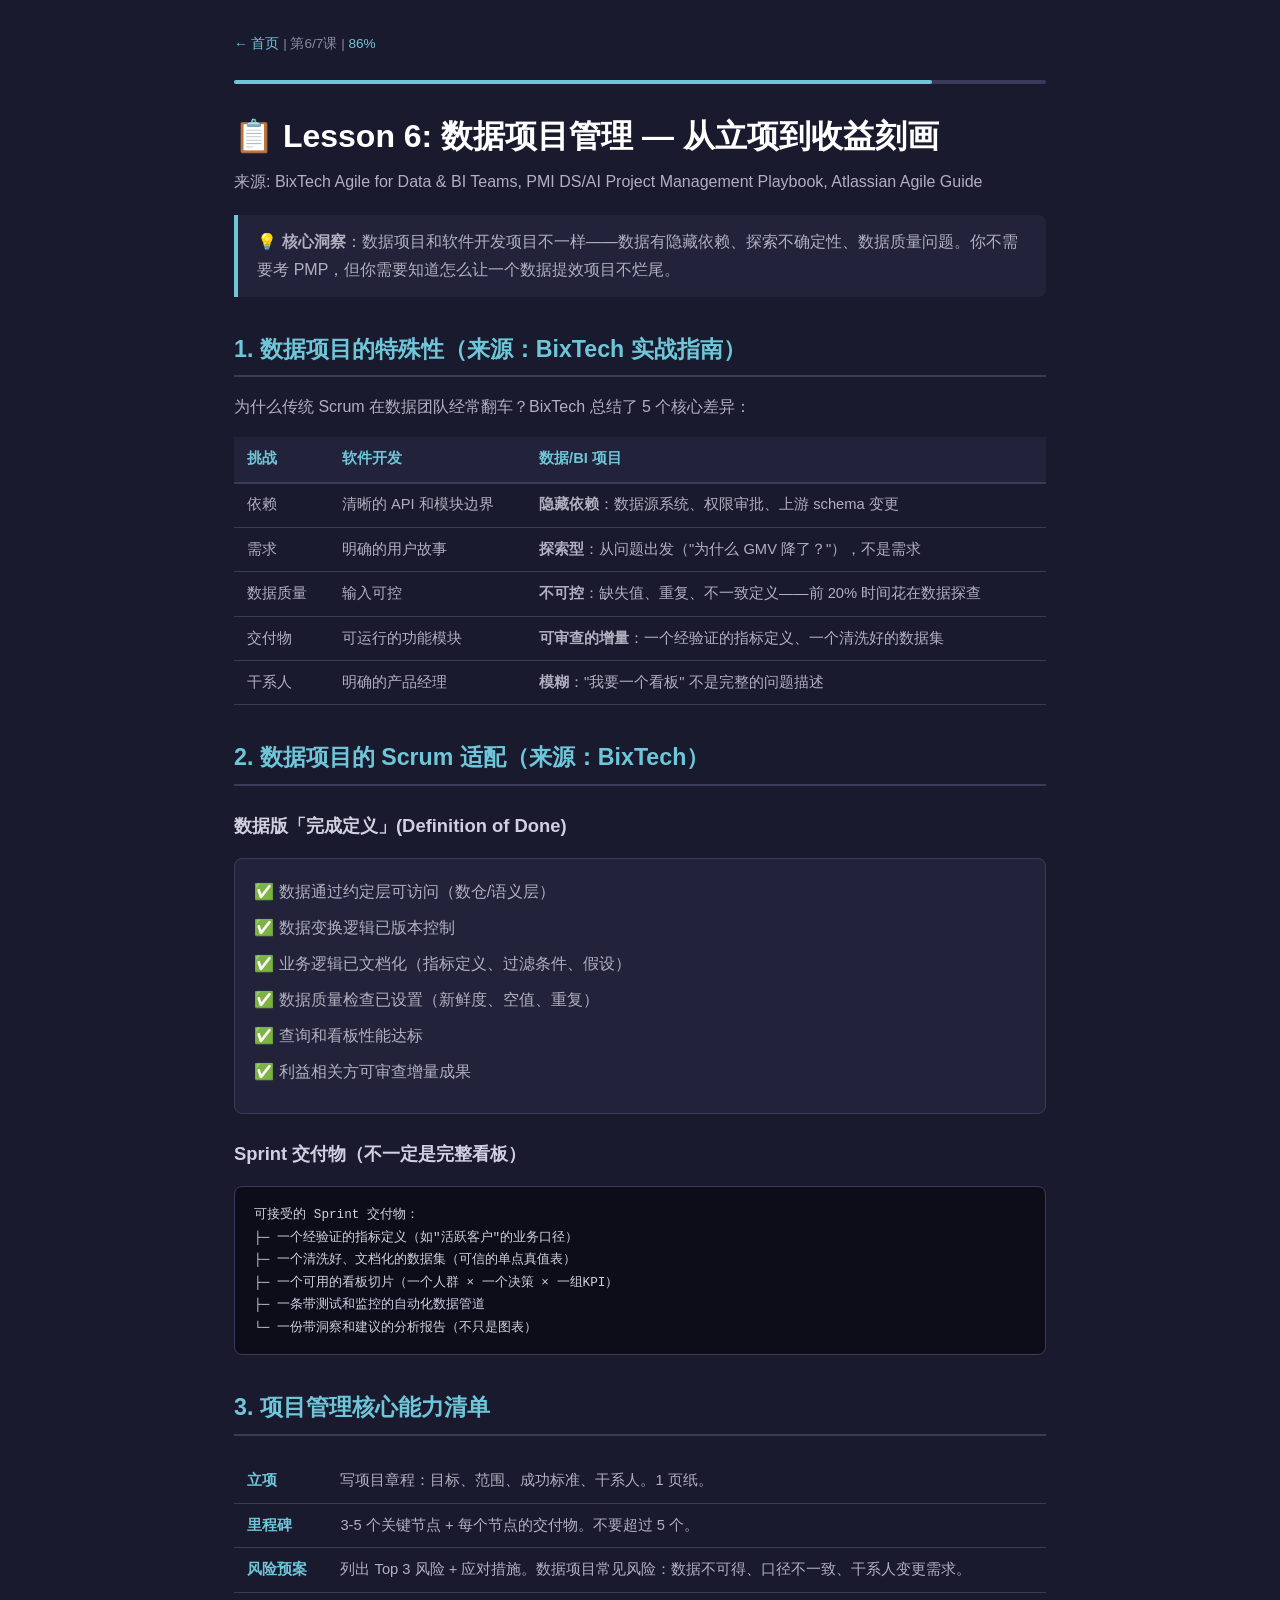
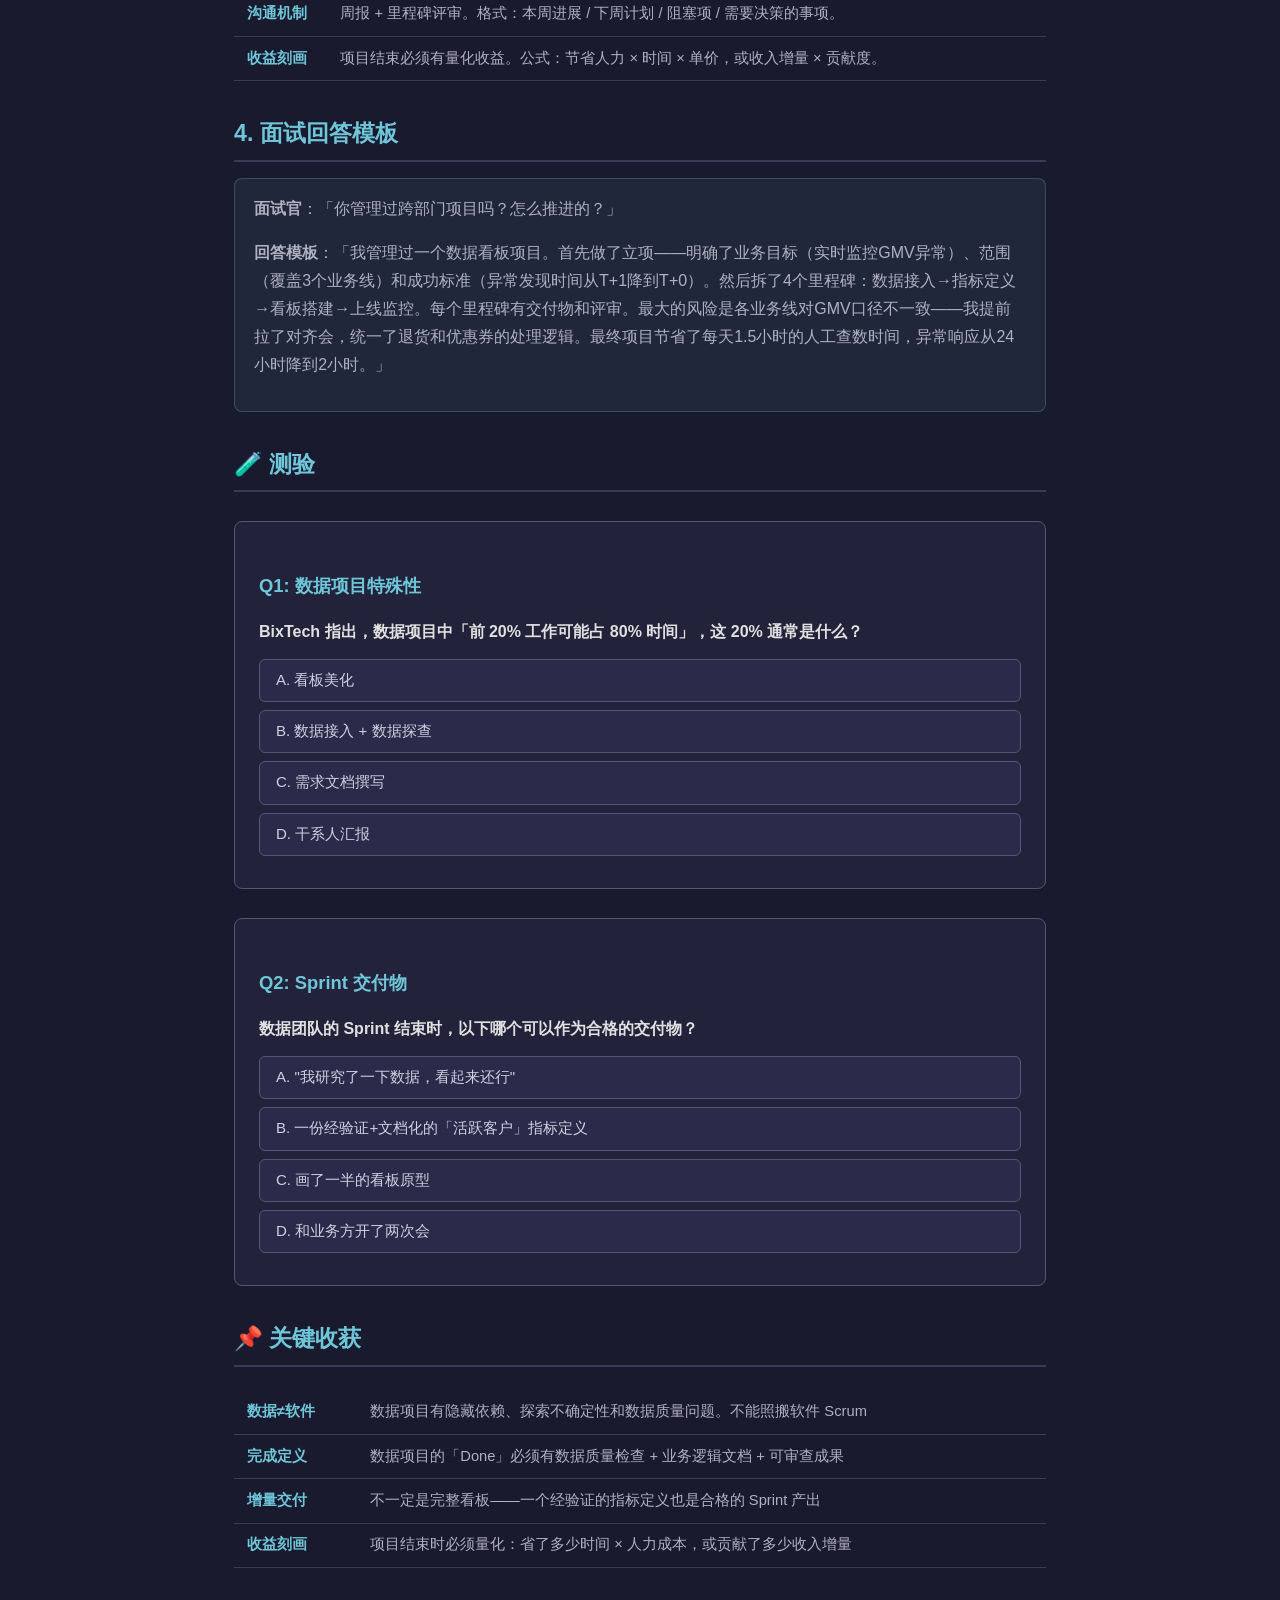
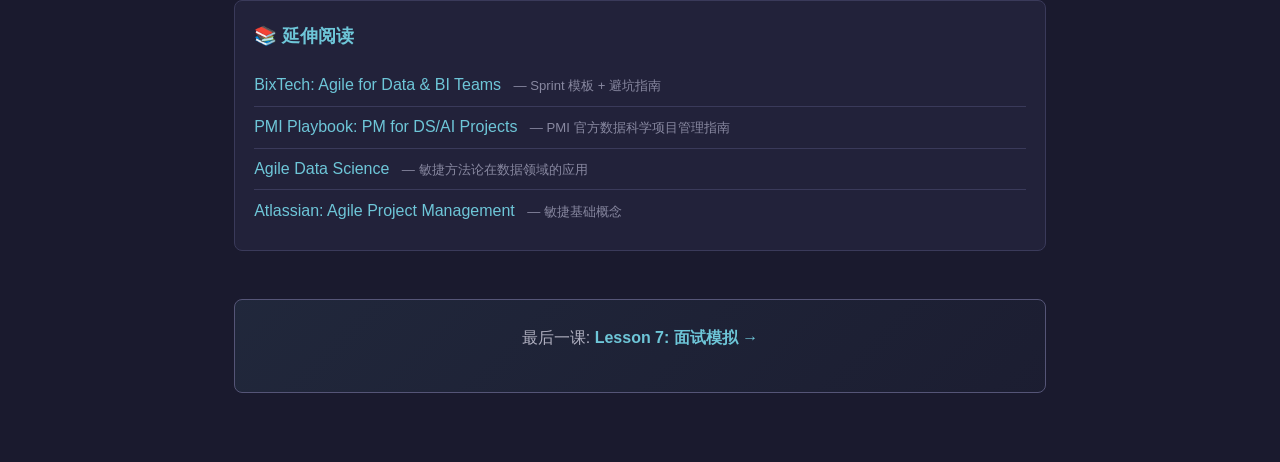
<file: lessons/0006-data-project-management.html>
<!DOCTYPE html>
<html lang="zh-CN">
<head>
<meta charset="UTF-8">
<meta name="viewport" content="width=device-width, initial-scale=1.0">
<title>Lesson 6: 数据项目管理 — AI数据运营策略课</title>
<link rel="stylesheet" href="../assets/style.css">
</head>
<body>
<div class="nav"><a href="../README.md">← 首页</a> | 第6/7课 | <span style="color:#6ec6d8">86%</span></div>
<div class="progress-bar"><div class="progress-fill" style="width:86%"></div></div>

<h1>📋 Lesson 6: 数据项目管理 — 从立项到收益刻画</h1>
<p style="color:#b0b0c0">来源: BixTech Agile for Data & BI Teams, PMI DS/AI Project Management Playbook, Atlassian Agile Guide</p>

<blockquote>💡 <strong>核心洞察</strong>：数据项目和软件开发项目不一样——数据有隐藏依赖、探索不确定性、数据质量问题。你不需要考 PMP，但你需要知道怎么让一个数据提效项目不烂尾。</blockquote>

<h2>1. 数据项目的特殊性（来源：BixTech 实战指南）</h2>
<p>为什么传统 Scrum 在数据团队经常翻车？BixTech 总结了 5 个核心差异：</p>

<table>
  <tr><th>挑战</th><th>软件开发</th><th>数据/BI 项目</th></tr>
  <tr><td>依赖</td><td>清晰的 API 和模块边界</td><td><strong>隐藏依赖</strong>：数据源系统、权限审批、上游 schema 变更</td></tr>
  <tr><td>需求</td><td>明确的用户故事</td><td><strong>探索型</strong>：从问题出发（"为什么 GMV 降了？"），不是需求</td></tr>
  <tr><td>数据质量</td><td>输入可控</td><td><strong>不可控</strong>：缺失值、重复、不一致定义——前 20% 时间花在数据探查</td></tr>
  <tr><td>交付物</td><td>可运行的功能模块</td><td><strong>可审查的增量</strong>：一个经验证的指标定义、一个清洗好的数据集</td></tr>
  <tr><td>干系人</td><td>明确的产品经理</td><td><strong>模糊</strong>："我要一个看板" 不是完整的问题描述</td></tr>
</table>

<h2>2. 数据项目的 Scrum 适配（来源：BixTech）</h2>

<h3>数据版「完成定义」(Definition of Done)</h3>
<div class="card">
  <p>✅ 数据通过约定层可访问（数仓/语义层）</p>
  <p>✅ 数据变换逻辑已版本控制</p>
  <p>✅ 业务逻辑已文档化（指标定义、过滤条件、假设）</p>
  <p>✅ 数据质量检查已设置（新鲜度、空值、重复）</p>
  <p>✅ 查询和看板性能达标</p>
  <p>✅ 利益相关方可审查增量成果</p>
</div>

<h3>Sprint 交付物（不一定是完整看板）</h3>
<pre><code>可接受的 Sprint 交付物：
├─ 一个经验证的指标定义（如"活跃客户"的业务口径）
├─ 一个清洗好、文档化的数据集（可信的单点真值表）
├─ 一个可用的看板切片（一个人群 × 一个决策 × 一组KPI）
├─ 一条带测试和监控的自动化数据管道
└─ 一份带洞察和建议的分析报告（不只是图表）</code></pre>

<h2>3. 项目管理核心能力清单</h2>

<table class="takeaways">
  <tr><td>立项</td><td>写项目章程：目标、范围、成功标准、干系人。1 页纸。</td></tr>
  <tr><td>里程碑</td><td>3-5 个关键节点 + 每个节点的交付物。不要超过 5 个。</td></tr>
  <tr><td>风险预案</td><td>列出 Top 3 风险 + 应对措施。数据项目常见风险：数据不可得、口径不一致、干系人变更需求。</td></tr>
  <tr><td>沟通机制</td><td>周报 + 里程碑评审。格式：本周进展 / 下周计划 / 阻塞项 / 需要决策的事项。</td></tr>
  <tr><td>收益刻画</td><td>项目结束必须有量化收益。公式：节省人力 × 时间 × 单价，或收入增量 × 贡献度。</td></tr>
</table>

<h2>4. 面试回答模板</h2>
<div class="highlight">
  <p><strong>面试官</strong>：「你管理过跨部门项目吗？怎么推进的？」</p>
  <p style="margin-top:0.5rem"><strong>回答模板</strong>：「我管理过一个数据看板项目。首先做了立项——明确了业务目标（实时监控GMV异常）、范围（覆盖3个业务线）和成功标准（异常发现时间从T+1降到T+0）。然后拆了4个里程碑：数据接入→指标定义→看板搭建→上线监控。每个里程碑有交付物和评审。最大的风险是各业务线对GMV口径不一致——我提前拉了对齐会，统一了退货和优惠券的处理逻辑。最终项目节省了每天1.5小时的人工查数时间，异常响应从24小时降到2小时。」</p>
</div>

<h2>🧪 测验</h2>
<div class="quiz" id="q1"><h3>Q1: 数据项目特殊性</h3><p class="question">BixTech 指出，数据项目中「前 20% 工作可能占 80% 时间」，这 20% 通常是什么？</p>
<div class="quiz-options">
<button class="quiz-option" onclick="cq('q1',this,'A')">A. 看板美化</button>
<button class="quiz-option" onclick="cq('q1',this,'B')">B. 数据接入 + 数据探查</button>
<button class="quiz-option" onclick="cq('q1',this,'C')">C. 需求文档撰写</button>
<button class="quiz-option" onclick="cq('q1',this,'D')">D. 干系人汇报</button></div>
<div class="quiz-feedback" id="q1-fb"></div></div>

<div class="quiz" id="q2"><h3>Q2: Sprint 交付物</h3><p class="question">数据团队的 Sprint 结束时，以下哪个可以作为合格的交付物？</p>
<div class="quiz-options">
<button class="quiz-option" onclick="cq('q2',this,'A')">A. "我研究了一下数据，看起来还行"</button>
<button class="quiz-option" onclick="cq('q2',this,'B')">B. 一份经验证+文档化的「活跃客户」指标定义</button>
<button class="quiz-option" onclick="cq('q2',this,'C')">C. 画了一半的看板原型</button>
<button class="quiz-option" onclick="cq('q2',this,'D')">D. 和业务方开了两次会</button></div>
<div class="quiz-feedback" id="q2-fb"></div></div>

<h2>📌 关键收获</h2>
<table class="takeaways">
<tr><td>数据≠软件</td><td>数据项目有隐藏依赖、探索不确定性和数据质量问题。不能照搬软件 Scrum</td></tr>
<tr><td>完成定义</td><td>数据项目的「Done」必须有数据质量检查 + 业务逻辑文档 + 可审查成果</td></tr>
<tr><td>增量交付</td><td>不一定是完整看板——一个经验证的指标定义也是合格的 Sprint 产出</td></tr>
<tr><td>收益刻画</td><td>项目结束时必须量化：省了多少时间 × 人力成本，或贡献了多少收入增量</td></tr>
</table>

<div class="ext-reading"><h3>📚 延伸阅读</h3><ul>
<li><a href="https://bixtech.ai/agile-for-data-and-bi-teams-how-to-apply-scrum-to-analytics-projects-without-losing-your-mind/" target="_blank">BixTech: Agile for Data & BI Teams</a> <span class="source-note">— Sprint 模板 + 避坑指南</span></li>
<li><a href="https://www.pmi.org/-/media/pmi/documents/public/pdf/kas/reports/pmi-nasscom-playbook_online_final.pdf" target="_blank">PMI Playbook: PM for DS/AI Projects</a> <span class="source-note">— PMI 官方数据科学项目管理指南</span></li>
<li><a href="https://www.datascience-pm.com/agile-data-science/" target="_blank">Agile Data Science</a> <span class="source-note">— 敏捷方法论在数据领域的应用</span></li>
<li><a href="https://www.atlassian.com/agile/project-management" target="_blank">Atlassian: Agile Project Management</a> <span class="source-note">— 敏捷基础概念</span></li>
</ul></div>

<div class="footer-cta"><p>最后一课: <a href="0007-interview-simulation.html">Lesson 7: 面试模拟 →</a></p></div>

<script>
function cq(id,btn,a){
  var fb=document.getElementById(id+'-fb');
  document.querySelectorAll('#'+id+' .quiz-option').forEach(o=>o.classList.remove('selected-correct','selected-wrong'));
  if(id==='q1'){
    if(a==='B'){btn.classList.add('selected-correct');fb.className='quiz-feedback correct show';fb.innerHTML='✅ <strong>正确！数据接入 + 数据探查。</strong> BixTech 指出：数据项目的非线性特征——获取数据源权限、理解 schema、发现数据质量问题（缺失值/重复/不一致定义）往往占最大时间比重。不是分析本身慢，是数据就绪慢。';}
    else{btn.classList.add('selected-wrong');fb.className='quiz-feedback wrong show';fb.innerHTML={A:'❌ 美化是最后一步，通常很快。',C:'❌ 文档虽然重要但不是最大时间黑洞。',D:'❌ 汇报时间远少于数据准备。'}[a];}
  }else{
    if(a==='B'){btn.classList.add('selected-correct');fb.className='quiz-feedback correct show';fb.innerHTML='✅ <strong>正确！经验证的指标定义。</strong> BixTech 指出数据团队 Sprint 交付物不一定是完整看板——一个已验证、文档化的指标口径（如"活跃客户"的业务定义+技术实现）也是合格的增量。关键是「可审查」和「产生价值」。';}
    else{btn.classList.add('selected-wrong');fb.className='quiz-feedback wrong show';fb.innerHTML={A:'❌ 口头描述不可审查、不可复用。',C:'❌ 未完成的工作不算交付。',D:'❌ 开会是手段不是结果——输出会议纪要+决策+下一步才是产出。'}[a];}
  }
}
</script>
</body>
</html>
</file>
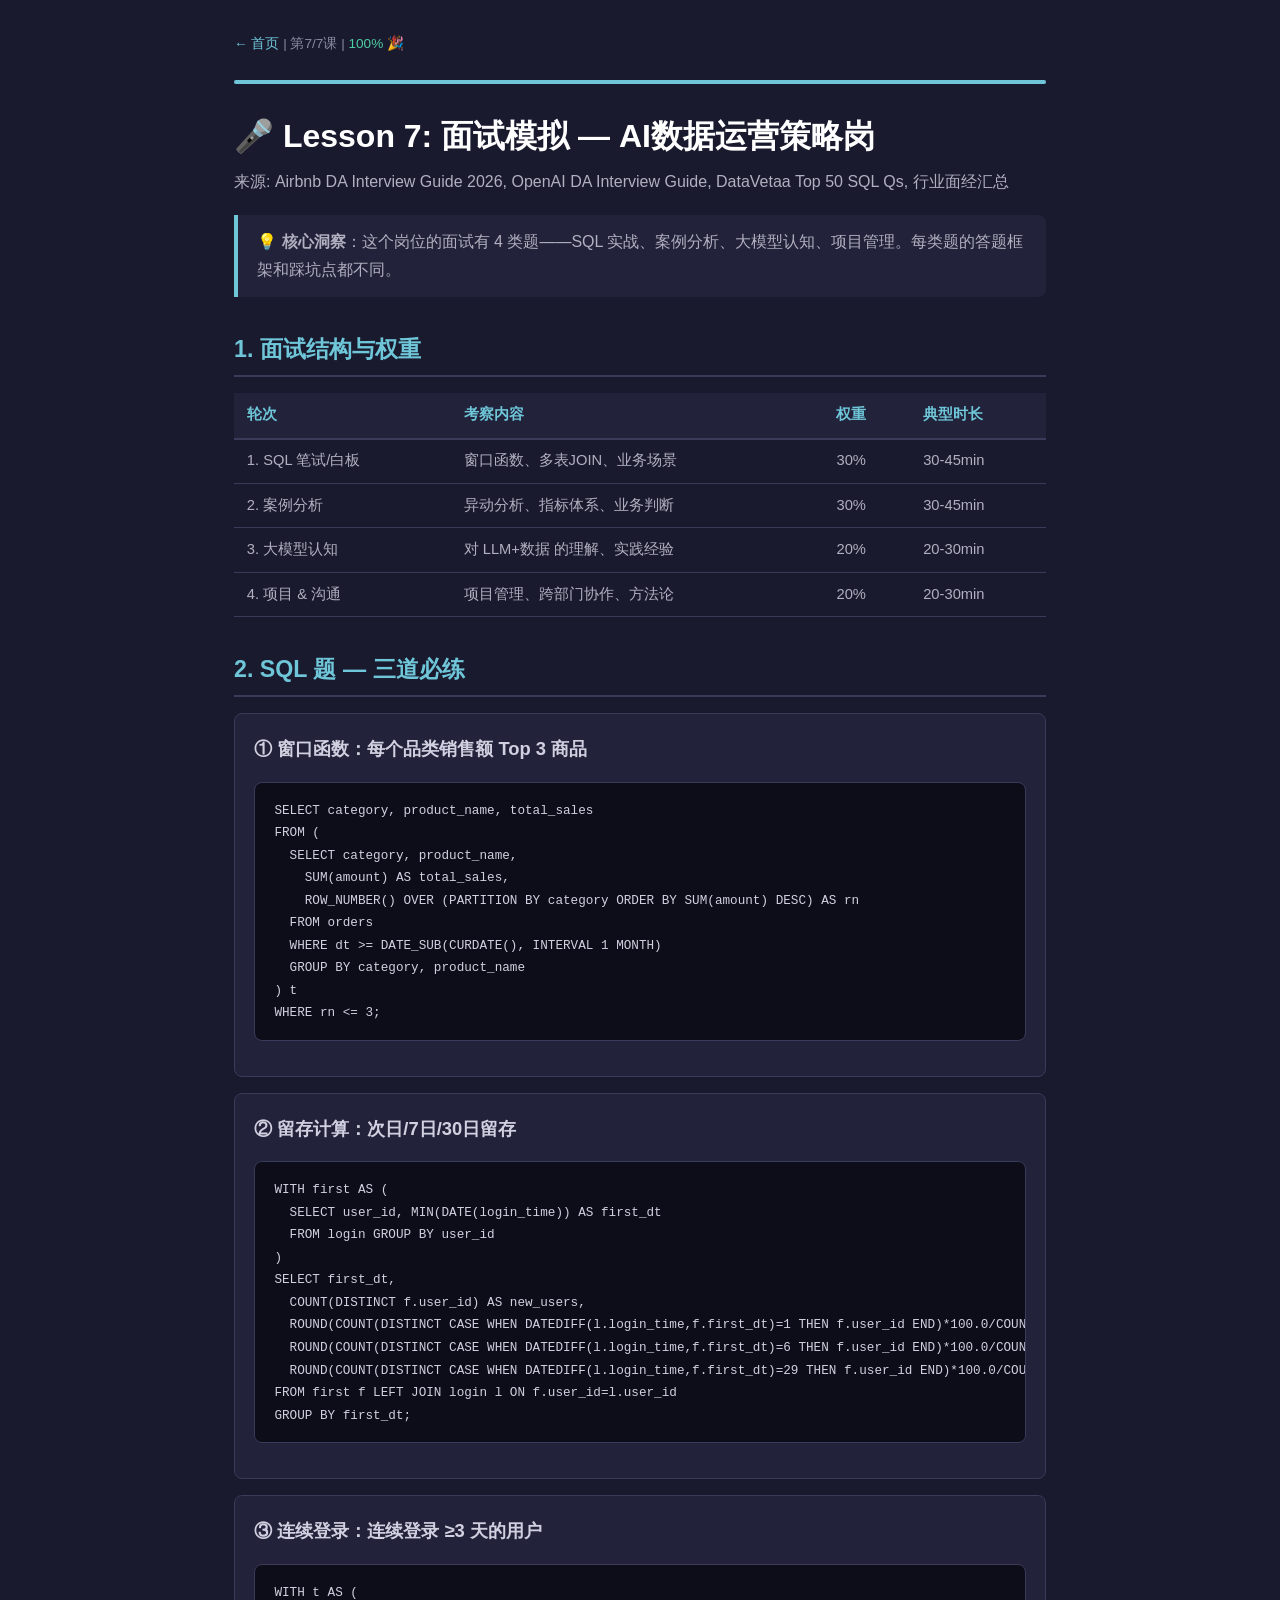
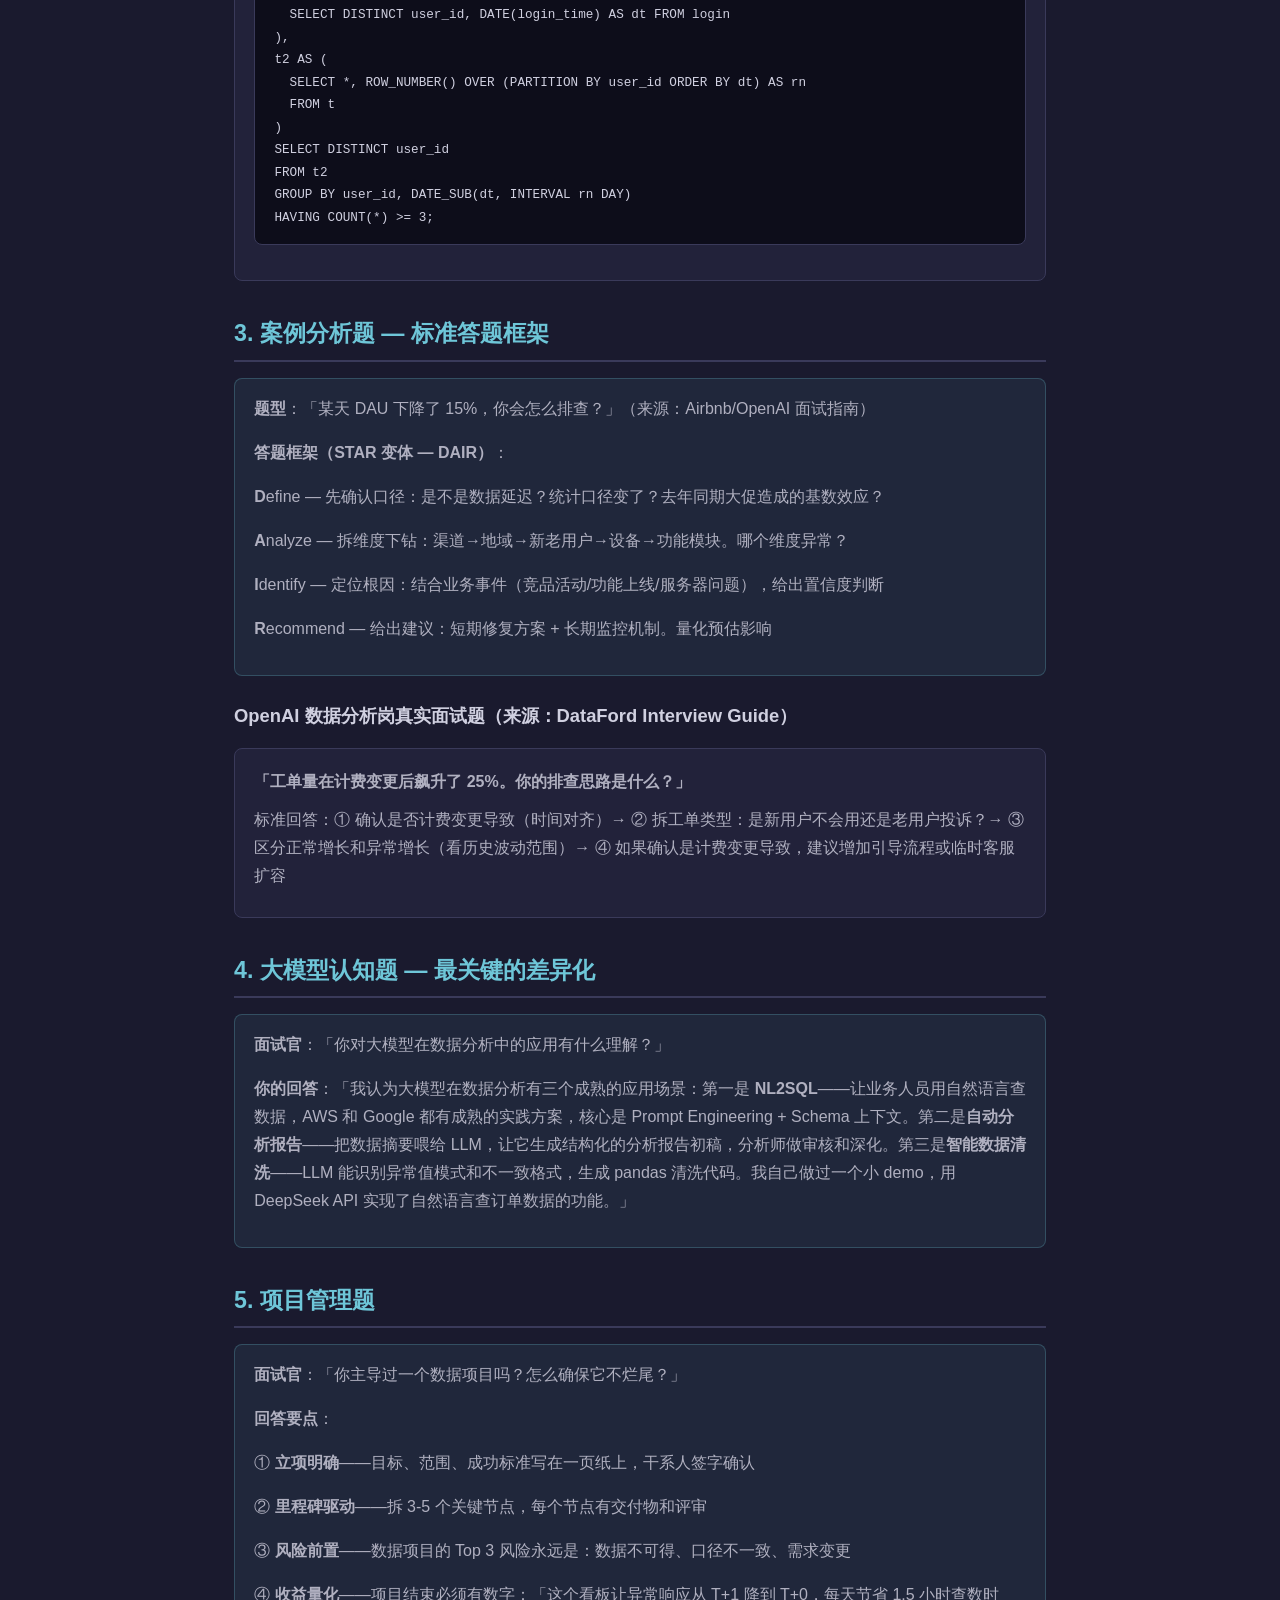
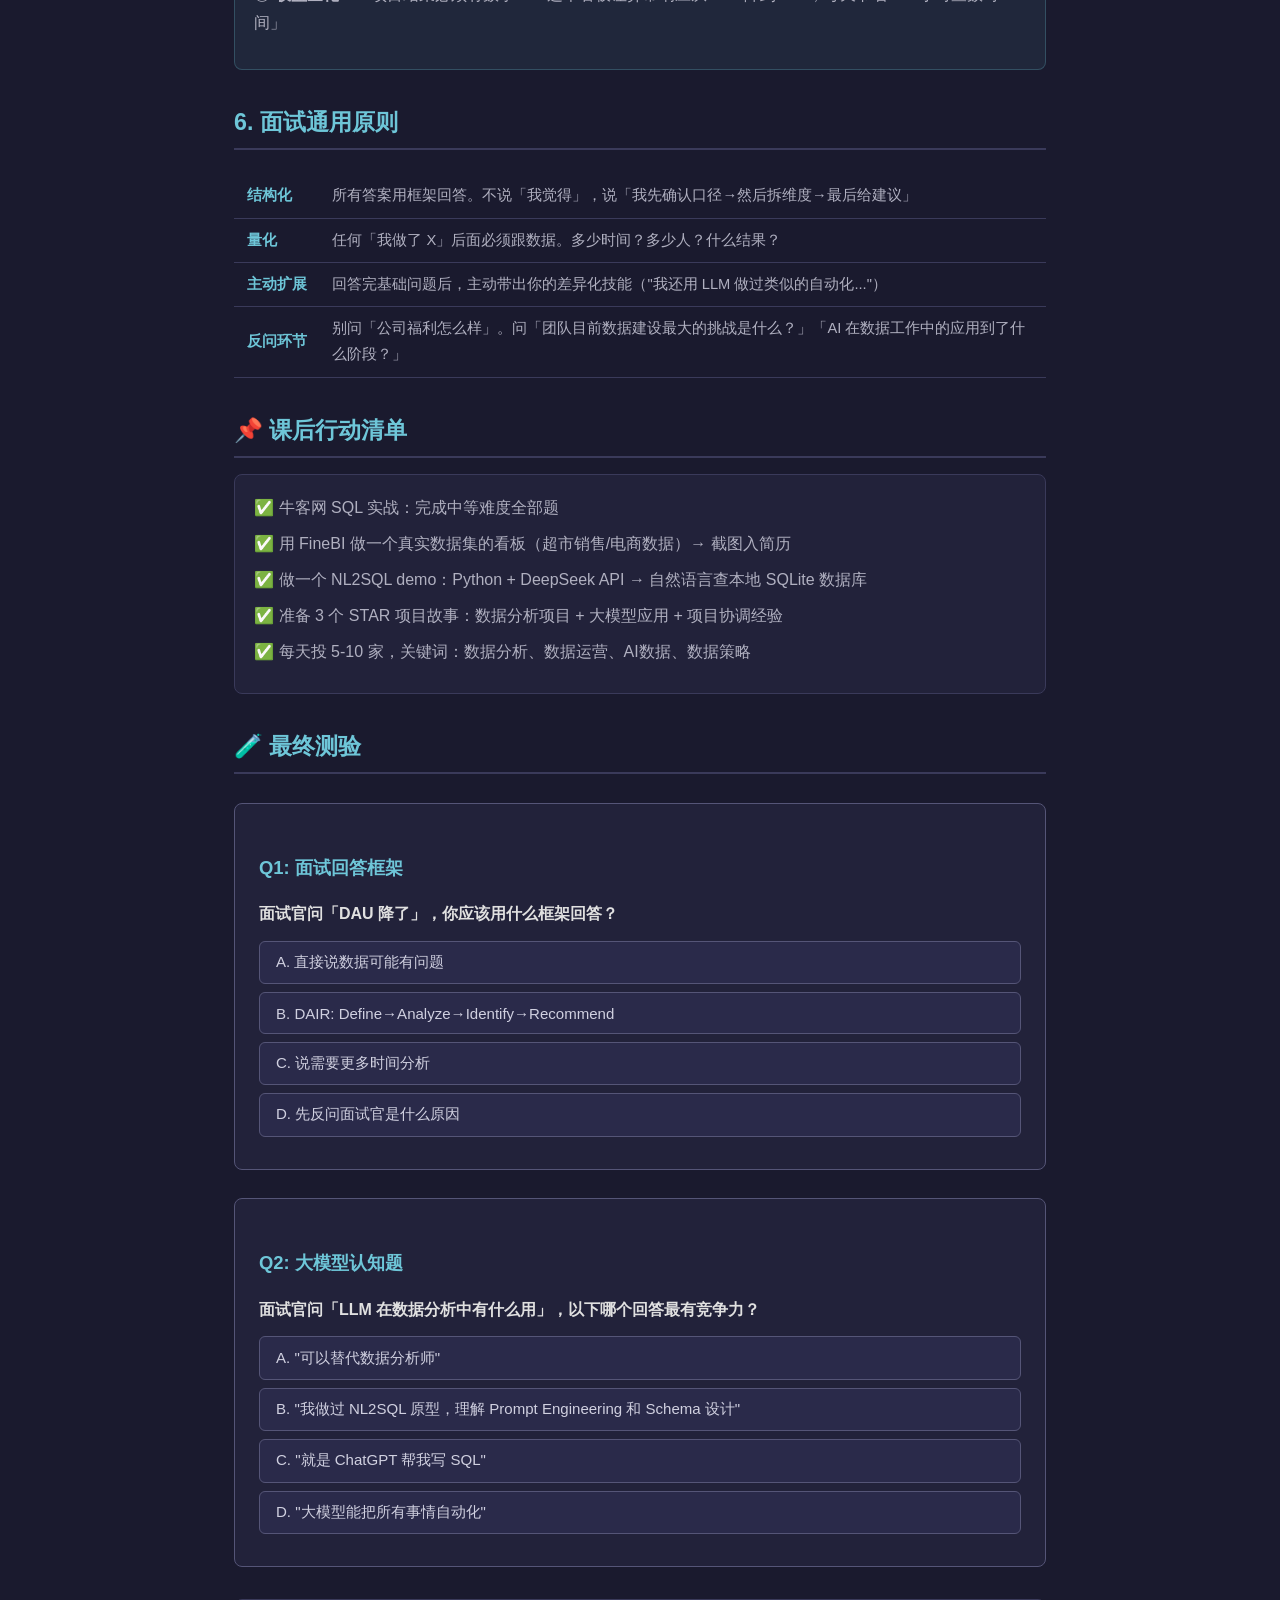
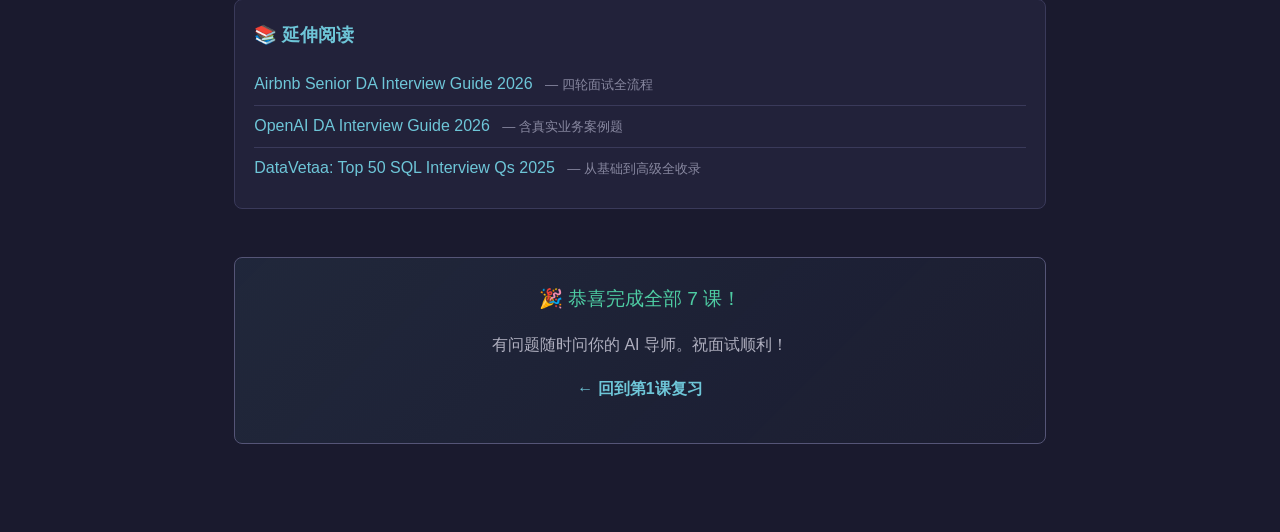
<file: lessons/0007-interview-simulation.html>
<!DOCTYPE html>
<html lang="zh-CN">
<head>
<meta charset="UTF-8">
<meta name="viewport" content="width=device-width, initial-scale=1.0">
<title>Lesson 7: 面试模拟 — AI数据运营策略课</title>
<link rel="stylesheet" href="../assets/style.css">
</head>
<body>
<div class="nav"><a href="../README.md">← 首页</a> | 第7/7课 | <span style="color:#4ecca3">100% 🎉</span></div>
<div class="progress-bar"><div class="progress-fill" style="width:100%"></div></div>

<h1>🎤 Lesson 7: 面试模拟 — AI数据运营策略岗</h1>
<p style="color:#b0b0c0">来源: Airbnb DA Interview Guide 2026, OpenAI DA Interview Guide, DataVetaa Top 50 SQL Qs, 行业面经汇总</p>

<blockquote>💡 <strong>核心洞察</strong>：这个岗位的面试有 4 类题——SQL 实战、案例分析、大模型认知、项目管理。每类题的答题框架和踩坑点都不同。</blockquote>

<h2>1. 面试结构与权重</h2>
<table>
  <tr><th>轮次</th><th>考察内容</th><th>权重</th><th>典型时长</th></tr>
  <tr><td>1. SQL 笔试/白板</td><td>窗口函数、多表JOIN、业务场景</td><td>30%</td><td>30-45min</td></tr>
  <tr><td>2. 案例分析</td><td>异动分析、指标体系、业务判断</td><td>30%</td><td>30-45min</td></tr>
  <tr><td>3. 大模型认知</td><td>对 LLM+数据 的理解、实践经验</td><td>20%</td><td>20-30min</td></tr>
  <tr><td>4. 项目 & 沟通</td><td>项目管理、跨部门协作、方法论</td><td>20%</td><td>20-30min</td></tr>
</table>

<!-- ====== SQL ====== -->
<h2>2. SQL 题 — 三道必练</h2>

<div class="card"><h3>① 窗口函数：每个品类销售额 Top 3 商品</h3>
<pre><code>SELECT category, product_name, total_sales
FROM (
  SELECT category, product_name, 
    SUM(amount) AS total_sales,
    ROW_NUMBER() OVER (PARTITION BY category ORDER BY SUM(amount) DESC) AS rn
  FROM orders
  WHERE dt >= DATE_SUB(CURDATE(), INTERVAL 1 MONTH)
  GROUP BY category, product_name
) t
WHERE rn <= 3;</code></pre></div>

<div class="card"><h3>② 留存计算：次日/7日/30日留存</h3>
<pre><code>WITH first AS (
  SELECT user_id, MIN(DATE(login_time)) AS first_dt
  FROM login GROUP BY user_id
)
SELECT first_dt,
  COUNT(DISTINCT f.user_id) AS new_users,
  ROUND(COUNT(DISTINCT CASE WHEN DATEDIFF(l.login_time,f.first_dt)=1 THEN f.user_id END)*100.0/COUNT(DISTINCT f.user_id),2) AS d1,
  ROUND(COUNT(DISTINCT CASE WHEN DATEDIFF(l.login_time,f.first_dt)=6 THEN f.user_id END)*100.0/COUNT(DISTINCT f.user_id),2) AS d7,
  ROUND(COUNT(DISTINCT CASE WHEN DATEDIFF(l.login_time,f.first_dt)=29 THEN f.user_id END)*100.0/COUNT(DISTINCT f.user_id),2) AS d30
FROM first f LEFT JOIN login l ON f.user_id=l.user_id
GROUP BY first_dt;</code></pre></div>

<div class="card"><h3>③ 连续登录：连续登录 ≥3 天的用户</h3>
<pre><code>WITH t AS (
  SELECT DISTINCT user_id, DATE(login_time) AS dt FROM login
),
t2 AS (
  SELECT *, ROW_NUMBER() OVER (PARTITION BY user_id ORDER BY dt) AS rn
  FROM t
)
SELECT DISTINCT user_id
FROM t2
GROUP BY user_id, DATE_SUB(dt, INTERVAL rn DAY)
HAVING COUNT(*) >= 3;</code></pre></div>

<!-- ====== CASE ====== -->
<h2>3. 案例分析题 — 标准答题框架</h2>

<div class="highlight">
  <p><strong>题型</strong>：「某天 DAU 下降了 15%，你会怎么排查？」（来源：Airbnb/OpenAI 面试指南）</p>
  <p style="margin-top:0.8rem"><strong>答题框架（STAR 变体 — DAIR）</strong>：</p>
  <p><strong>D</strong>efine — 先确认口径：是不是数据延迟？统计口径变了？去年同期大促造成的基数效应？</p>
  <p><strong>A</strong>nalyze — 拆维度下钻：渠道→地域→新老用户→设备→功能模块。哪个维度异常？</p>
  <p><strong>I</strong>dentify — 定位根因：结合业务事件（竞品活动/功能上线/服务器问题），给出置信度判断</p>
  <p><strong>R</strong>ecommend — 给出建议：短期修复方案 + 长期监控机制。量化预估影响</p>
</div>

<h3>OpenAI 数据分析岗真实面试题（来源：DataFord Interview Guide）</h3>
<div class="card">
  <p><strong>「工单量在计费变更后飙升了 25%。你的排查思路是什么？」</strong></p>
  <p style="margin-top:0.6rem">标准回答：① 确认是否计费变更导致（时间对齐）→ ② 拆工单类型：是新用户不会用还是老用户投诉？→ ③ 区分正常增长和异常增长（看历史波动范围）→ ④ 如果确认是计费变更导致，建议增加引导流程或临时客服扩容</p>
</div>

<!-- ====== AI ====== -->
<h2>4. 大模型认知题 — 最关键的差异化</h2>

<div class="highlight">
  <p><strong>面试官</strong>：「你对大模型在数据分析中的应用有什么理解？」</p>
  <p style="margin-top:0.5rem"><strong>你的回答</strong>：「我认为大模型在数据分析有三个成熟的应用场景：第一是 <strong>NL2SQL</strong>——让业务人员用自然语言查数据，AWS 和 Google 都有成熟的实践方案，核心是 Prompt Engineering + Schema 上下文。第二是<strong>自动分析报告</strong>——把数据摘要喂给 LLM，让它生成结构化的分析报告初稿，分析师做审核和深化。第三是<strong>智能数据清洗</strong>——LLM 能识别异常值模式和不一致格式，生成 pandas 清洗代码。我自己做过一个小 demo，用 DeepSeek API 实现了自然语言查订单数据的功能。」</p>
</div>

<!-- ====== PM ====== -->
<h2>5. 项目管理题</h2>

<div class="highlight">
  <p><strong>面试官</strong>：「你主导过一个数据项目吗？怎么确保它不烂尾？」</p>
  <p style="margin-top:0.5rem"><strong>回答要点</strong>：</p>
  <p>① <strong>立项明确</strong>——目标、范围、成功标准写在一页纸上，干系人签字确认</p>
  <p>② <strong>里程碑驱动</strong>——拆 3-5 个关键节点，每个节点有交付物和评审</p>
  <p>③ <strong>风险前置</strong>——数据项目的 Top 3 风险永远是：数据不可得、口径不一致、需求变更</p>
  <p>④ <strong>收益量化</strong>——项目结束必须有数字：「这个看板让异常响应从 T+1 降到 T+0，每天节省 1.5 小时查数时间」</p>
</div>

<!-- ====== GENERAL TIPS ====== -->
<h2>6. 面试通用原则</h2>
<table class="takeaways">
  <tr><td>结构化</td><td>所有答案用框架回答。不说「我觉得」，说「我先确认口径→然后拆维度→最后给建议」</td></tr>
  <tr><td>量化</td><td>任何「我做了 X」后面必须跟数据。多少时间？多少人？什么结果？</td></tr>
  <tr><td>主动扩展</td><td>回答完基础问题后，主动带出你的差异化技能（"我还用 LLM 做过类似的自动化..."）</td></tr>
  <tr><td>反问环节</td><td>别问「公司福利怎么样」。问「团队目前数据建设最大的挑战是什么？」「AI 在数据工作中的应用到了什么阶段？」</td></tr>
</table>

<h2>📌 课后行动清单</h2>
<div class="card">
  <p>✅ 牛客网 SQL 实战：完成中等难度全部题</p>
  <p>✅ 用 FineBI 做一个真实数据集的看板（超市销售/电商数据）→ 截图入简历</p>
  <p>✅ 做一个 NL2SQL demo：Python + DeepSeek API → 自然语言查本地 SQLite 数据库</p>
  <p>✅ 准备 3 个 STAR 项目故事：数据分析项目 + 大模型应用 + 项目协调经验</p>
  <p>✅ 每天投 5-10 家，关键词：数据分析、数据运营、AI数据、数据策略</p>
</div>

<h2>🧪 最终测验</h2>
<div class="quiz" id="q1"><h3>Q1: 面试回答框架</h3><p class="question">面试官问「DAU 降了」，你应该用什么框架回答？</p>
<div class="quiz-options">
<button class="quiz-option" onclick="cq('q1',this,'A')">A. 直接说数据可能有问题</button>
<button class="quiz-option" onclick="cq('q1',this,'B')">B. DAIR: Define→Analyze→Identify→Recommend</button>
<button class="quiz-option" onclick="cq('q1',this,'C')">C. 说需要更多时间分析</button>
<button class="quiz-option" onclick="cq('q1',this,'D')">D. 先反问面试官是什么原因</button></div>
<div class="quiz-feedback" id="q1-fb"></div></div>

<div class="quiz" id="q2"><h3>Q2: 大模型认知题</h3><p class="question">面试官问「LLM 在数据分析中有什么用」，以下哪个回答最有竞争力？</p>
<div class="quiz-options">
<button class="quiz-option" onclick="cq('q2',this,'A')">A. "可以替代数据分析师"</button>
<button class="quiz-option" onclick="cq('q2',this,'B')">B. "我做过 NL2SQL 原型，理解 Prompt Engineering 和 Schema 设计"</button>
<button class="quiz-option" onclick="cq('q2',this,'C')">C. "就是 ChatGPT 帮我写 SQL"</button>
<button class="quiz-option" onclick="cq('q2',this,'D')">D. "大模型能把所有事情自动化"</button></div>
<div class="quiz-feedback" id="q2-fb"></div></div>

<div class="ext-reading"><h3>📚 延伸阅读</h3><ul>
<li><a href="https://thedatamonk.com/airbnb-senior-data-analyst-interview-questions-2026/" target="_blank">Airbnb Senior DA Interview Guide 2026</a> <span class="source-note">— 四轮面试全流程</span></li>
<li><a href="https://dataford.io/interview-guides/openai/data-analyst" target="_blank">OpenAI DA Interview Guide 2026</a> <span class="source-note">— 含真实业务案例题</span></li>
<li><a href="https://www.datavetaa.com/top-50-sql-interview-questions-answers" target="_blank">DataVetaa: Top 50 SQL Interview Qs 2025</a> <span class="source-note">— 从基础到高级全收录</span></li>
</ul></div>

<div class="footer-cta">
  <p style="font-size:1.2rem;color:#4ecca3">🎉 恭喜完成全部 7 课！</p>
  <p>有问题随时问你的 AI 导师。祝面试顺利！</p>
  <p style="margin-top:0.8rem;"><a href="0001-sql-production.html">← 回到第1课复习</a></p>
</div>

<script>
function cq(id,btn,a){
  var fb=document.getElementById(id+'-fb');
  document.querySelectorAll('#'+id+' .quiz-option').forEach(o=>o.classList.remove('selected-correct','selected-wrong'));
  if(id==='q1'){
    if(a==='B'){btn.classList.add('selected-correct');fb.className='quiz-feedback correct show';fb.innerHTML='✅ <strong>正确！DAIR 框架。</strong> 结构化回答是数据分析师面试的灵魂。Define 确认口径→Analyze 维度下钻→Identify 定位根因→Recommend 给出建议。不用框架回答=不及格。';}
    else{btn.classList.add('selected-wrong');fb.className='quiz-feedback wrong show';fb.innerHTML={A:'❌ 跳过分析直接给结论是面试大忌。',C:'❌ 逃避问题。面试官要的是你的思维过程，不是答案。',D:'❌ 反问不是不能用，但要在你展示完分析框架之后。'}[a];}
  }else{
    if(a==='B'){btn.classList.add('selected-correct');fb.className='quiz-feedback correct show';fb.innerHTML='✅ <strong>正确！展示实战经验 + 技术深度。</strong> 不只说"我用过 ChatGPT"——说清楚 Prompt 设计、Schema 管理、RAG 增强、准确率优化。有 demo 比有观点强 10 倍。';}
    else{btn.classList.add('selected-wrong');fb.className='quiz-feedback wrong show';fb.innerHTML={A:'❌ "替代"是过度承诺，面试官会立刻质疑你的理解深度。',C:'❌ 太浅了——ChatGPT 写 SQL 谁都会，你需要展示更深的理解。',D:'❌ 过度简化——面试官可能是做 AI 的，这句话会被追问到体无完肤。'}[a];}
  }
}
</script>
</body>
</html>
</file>
<file: assets/style.css>
/* ============================================
   AI数据运营策略课 — 共享暗黑主题
   铁律：所有文字/按钮/链接必须有显式 color，
   绝不依赖浏览器默认色（默认蓝在暗底上看不见）
   ============================================ */

:root {
  --bg-main: #1a1a2e;
  --bg-card: #22223a;
  --bg-card-hover: #2a2a4a;
  --bg-input: #16162b;
  --text-primary: #e0e0e0;
  --text-secondary: #b0b0c0;
  --text-muted: #8888a0;
  --accent: #6ec6d8;
  --accent-hover: #ffffff;
  --success: #4ecca3;
  --success-bg: rgba(78, 204, 163, 0.15);
  --danger: #e94560;
  --danger-bg: rgba(233, 69, 96, 0.15);
  --warning: #f0c040;
  --warning-bg: rgba(240, 192, 64, 0.15);
  --border: #3a3a5a;
  --border-light: #555577;
  --radius: 8px;
  --shadow: 0 4px 20px rgba(0,0,0,0.3);
}

* { margin: 0; padding: 0; box-sizing: border-box; }

body {
  background: var(--bg-main);
  color: var(--text-primary);
  font-family: 'Segoe UI', 'PingFang SC', 'Microsoft YaHei', sans-serif;
  line-height: 1.75;
  max-width: 860px;
  margin: 0 auto;
  padding: 2rem 1.5rem 4rem;
}

/* ---- Typography ---- */
h1 {
  font-size: 2rem;
  margin-bottom: 0.25rem;
  color: #ffffff;
}
h2 {
  font-size: 1.45rem;
  margin: 2rem 0 1rem;
  color: var(--accent);
  border-bottom: 2px solid var(--border);
  padding-bottom: 0.35rem;
}
h3 {
  font-size: 1.15rem;
  margin: 1.5rem 0 0.7rem;
  color: #d0d0e0;
}
p { margin-bottom: 1rem; color: var(--text-secondary); }

/* ---- Links: 亮青，hover变白 —— 绝不依赖默认蓝 ---- */
a {
  color: var(--accent);
  text-decoration: none;
  transition: color 0.2s;
}
a:hover {
  color: var(--accent-hover);
  text-decoration: underline;
}

/* ---- Code ---- */
code {
  background: var(--bg-input);
  color: #f0c040;
  padding: 0.15em 0.4em;
  border-radius: 3px;
  font-family: 'Fira Code', 'Consolas', 'Courier New', monospace;
  font-size: 0.9em;
}
pre {
  background: #0d0d1a;
  color: #d0d0e0;
  padding: 1rem 1.2rem;
  border-radius: var(--radius);
  overflow-x: auto;
  border: 1px solid var(--border);
  margin: 1rem 0;
  font-size: 0.88rem;
  line-height: 1.6;
}
pre code {
  background: none;
  color: inherit;
  padding: 0;
}

/* ---- Cards ---- */
.card {
  background: var(--bg-card);
  border: 1px solid var(--border);
  border-radius: var(--radius);
  padding: 1.2rem;
  margin: 1rem 0;
}
.card:hover { background: var(--bg-card-hover); }
.card h3 { margin-top: 0; }
.card p { margin-bottom: 0.5rem; }

/* ---- Tables ---- */
table {
  width: 100%;
  border-collapse: collapse;
  margin: 1rem 0;
  font-size: 0.92rem;
}
th {
  background: var(--bg-card);
  color: var(--accent);
  padding: 0.6rem 0.8rem;
  text-align: left;
  border-bottom: 2px solid var(--border);
}
td {
  padding: 0.55rem 0.8rem;
  border-bottom: 1px solid var(--border);
  color: var(--text-secondary);
}
tr:hover td { background: var(--bg-card-hover); }

/* ---- Quotes ---- */
blockquote {
  background: var(--bg-card);
  border-left: 4px solid var(--accent);
  padding: 0.8rem 1.2rem;
  margin: 1.2rem 0;
  border-radius: 0 var(--radius) var(--radius) 0;
  color: var(--text-secondary);
}

/* ---- Inline tags ---- */
.tag {
  display: inline-block;
  padding: 0.15em 0.55em;
  border-radius: 4px;
  font-size: 0.8rem;
  font-weight: 600;
  margin-right: 0.3rem;
}
.tag-green { background: var(--success-bg); color: var(--success); }
.tag-red { background: var(--danger-bg); color: var(--danger); }
.tag-yellow { background: var(--warning-bg); color: var(--warning); }
.tag-blue { background: rgba(110,198,216,0.15); color: var(--accent); }

/* ---- Highlight box ---- */
.highlight {
  background: rgba(110,198,216,0.08);
  border: 1px solid rgba(110,198,216,0.25);
  border-radius: var(--radius);
  padding: 1rem 1.2rem;
  margin: 1rem 0;
}

/* ============================================
   QUIZ — 铁律：选项/答案/解释全部显式颜色
   ============================================ */
.quiz {
  background: var(--bg-card);
  border: 1px solid var(--border-light);
  border-radius: var(--radius);
  padding: 1.5rem;
  margin: 1.8rem 0;
}
.quiz h3 { color: var(--accent); margin-bottom: 1rem; }
.quiz .question { color: #e0e0e0; font-weight: 600; margin-bottom: 0.8rem; }

.quiz-options { list-style: none; padding: 0; }
.quiz-option {
  display: block;
  width: 100%;
  background: #2a2a4a;
  color: #d0d0e0;
  border: 1px solid var(--border-light);
  border-radius: 6px;
  padding: 0.7rem 1rem;
  margin-bottom: 0.5rem;
  cursor: pointer;
  text-align: left;
  font-size: 0.94rem;
  transition: background 0.2s, color 0.2s, border-color 0.2s;
  text-decoration: none; /* 防止作为链接时出现下划线 */
}
.quiz-option:hover {
  background: #3a3a5e;
  color: #ffffff;
  border-color: var(--accent);
}

/* 正确/错误状态 */
.quiz-option.selected-correct {
  background: rgba(78, 204, 163, 0.25);
  color: var(--success);
  border-color: var(--success);
}
.quiz-option.selected-wrong {
  background: rgba(233, 69, 96, 0.25);
  color: var(--danger);
  border-color: var(--danger);
}

/* 解释框 */
.quiz-feedback {
  display: none;
  margin-top: 0.8rem;
  padding: 0.8rem 1rem;
  border-radius: 6px;
  font-size: 0.9rem;
  line-height: 1.6;
}
.quiz-feedback.show { display: block; }
.quiz-feedback.correct {
  background: var(--success-bg);
  color: var(--success);
  border: 1px solid rgba(78, 204, 163, 0.3);
}
.quiz-feedback.wrong {
  background: var(--danger-bg);
  color: #ff6b81;
  border: 1px solid rgba(233, 69, 96, 0.3);
}
.quiz-feedback a { color: var(--accent); font-weight: 600; }
.quiz-feedback a:hover { color: #ffffff; }

/* ---- Key Takeaways Table ---- */
.takeaways { margin: 1.5rem 0; }
.takeaways td:first-child { color: var(--accent); font-weight: 600; white-space: nowrap; }
.takeaways td:last-child { color: var(--text-secondary); }

/* ---- Extension Reading ---- */
.ext-reading {
  margin: 2rem 0 1rem;
  padding: 1.2rem;
  background: var(--bg-card);
  border: 1px solid var(--border);
  border-radius: var(--radius);
}
.ext-reading h3 { color: var(--accent); margin: 0 0 0.8rem 0; }
.ext-reading ul { list-style: none; padding: 0; }
.ext-reading li {
  padding: 0.4rem 0;
  border-bottom: 1px solid var(--border);
}
.ext-reading li:last-child { border-bottom: none; }
.ext-reading li a {
  color: var(--accent);
  font-weight: 500;
  text-decoration: none;
}
.ext-reading li a:hover { color: #ffffff; text-decoration: underline; }
.ext-reading .source-note {
  color: var(--text-muted);
  font-size: 0.82rem;
  margin-left: 0.5rem;
}

/* ---- Footer / CTA ---- */
.footer-cta {
  margin-top: 3rem;
  padding: 1.5rem;
  background: linear-gradient(135deg, rgba(110,198,216,0.08), rgba(110,198,216,0.02));
  border: 1px solid var(--border-light);
  border-radius: var(--radius);
  text-align: center;
}
.footer-cta p { color: var(--text-secondary); }
.footer-cta a { color: var(--accent); font-weight: 600; }
.footer-cta a:hover { color: #ffffff; }

/* ---- Nav (top breadcrumb) ---- */
.nav {
  font-size: 0.85rem;
  margin-bottom: 1.5rem;
  color: var(--text-muted);
}
.nav a { color: var(--accent); }
.nav a:hover { color: #ffffff; }

/* ---- Progress bar ---- */
.progress-bar {
  height: 4px;
  background: var(--border);
  border-radius: 2px;
  margin: 1.5rem 0;
}
.progress-fill {
  height: 100%;
  background: var(--accent);
  border-radius: 2px;
  transition: width 0.3s;
}
</file>
